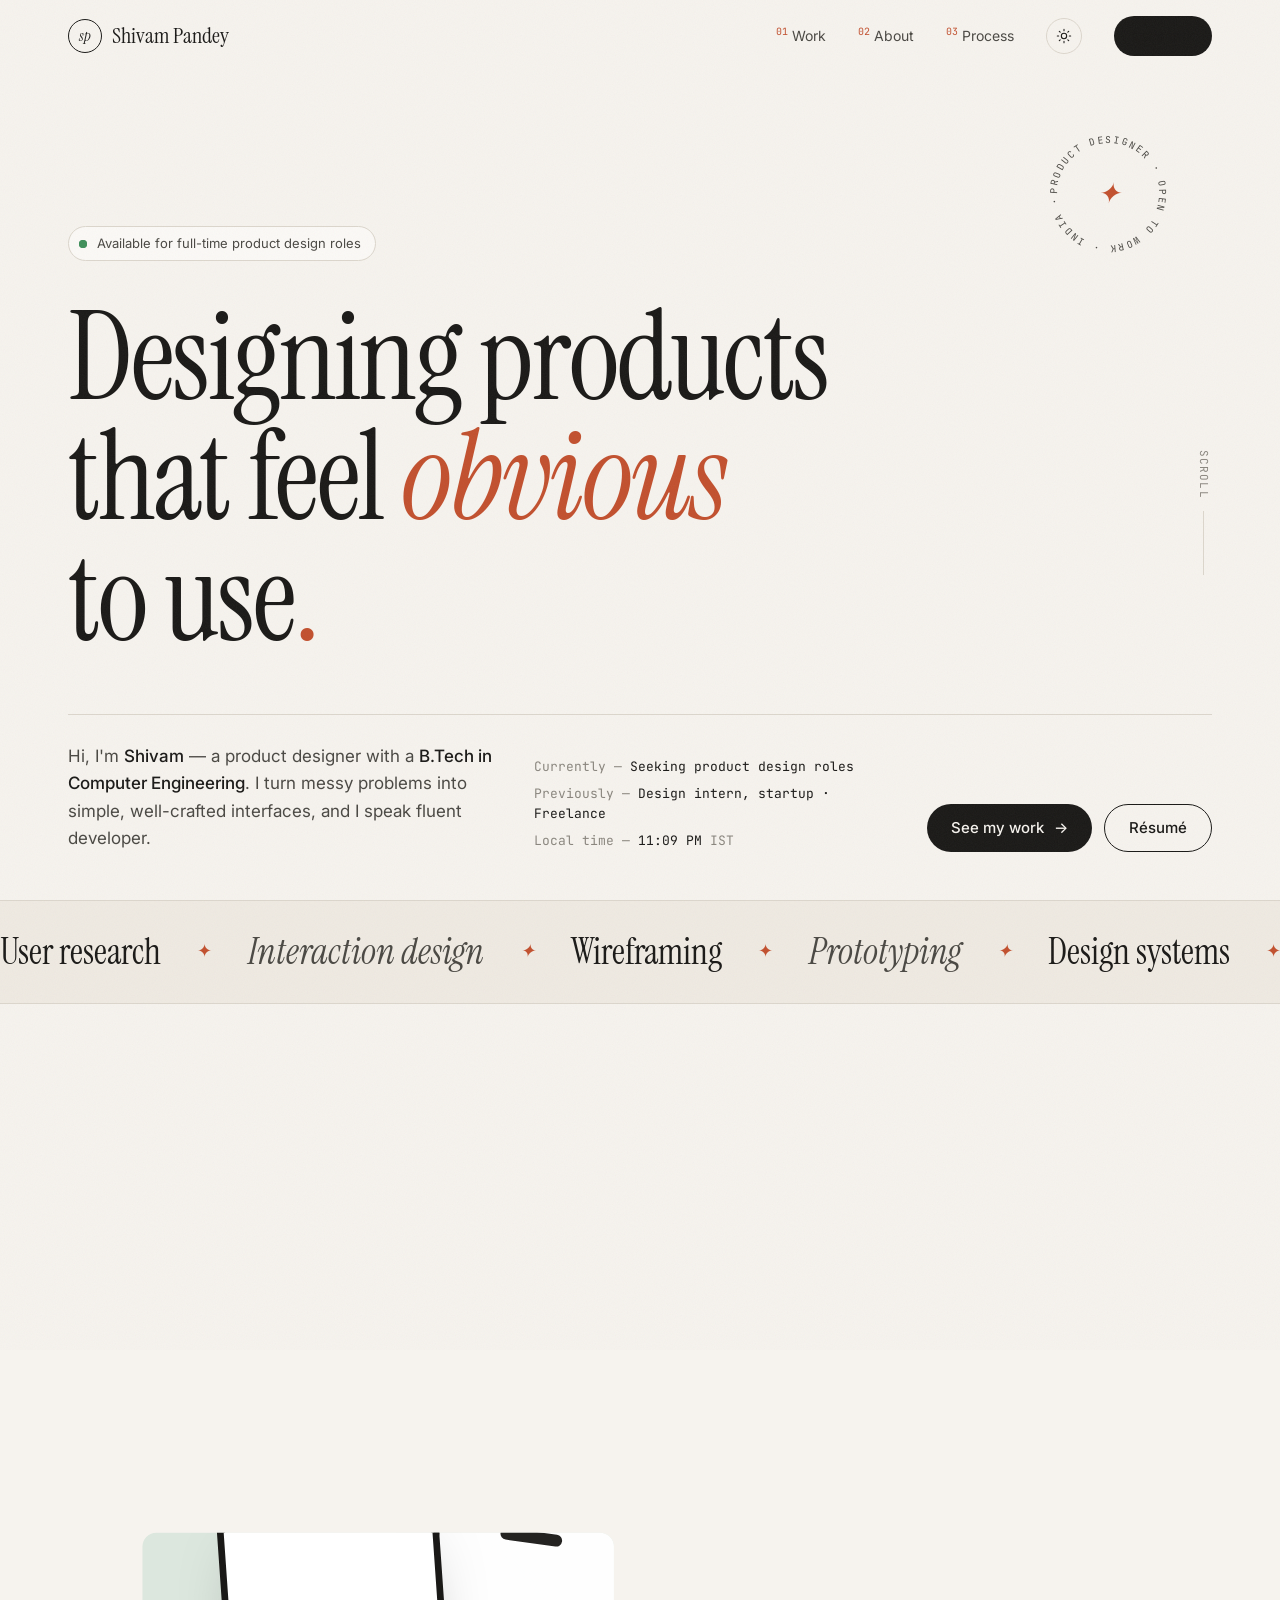
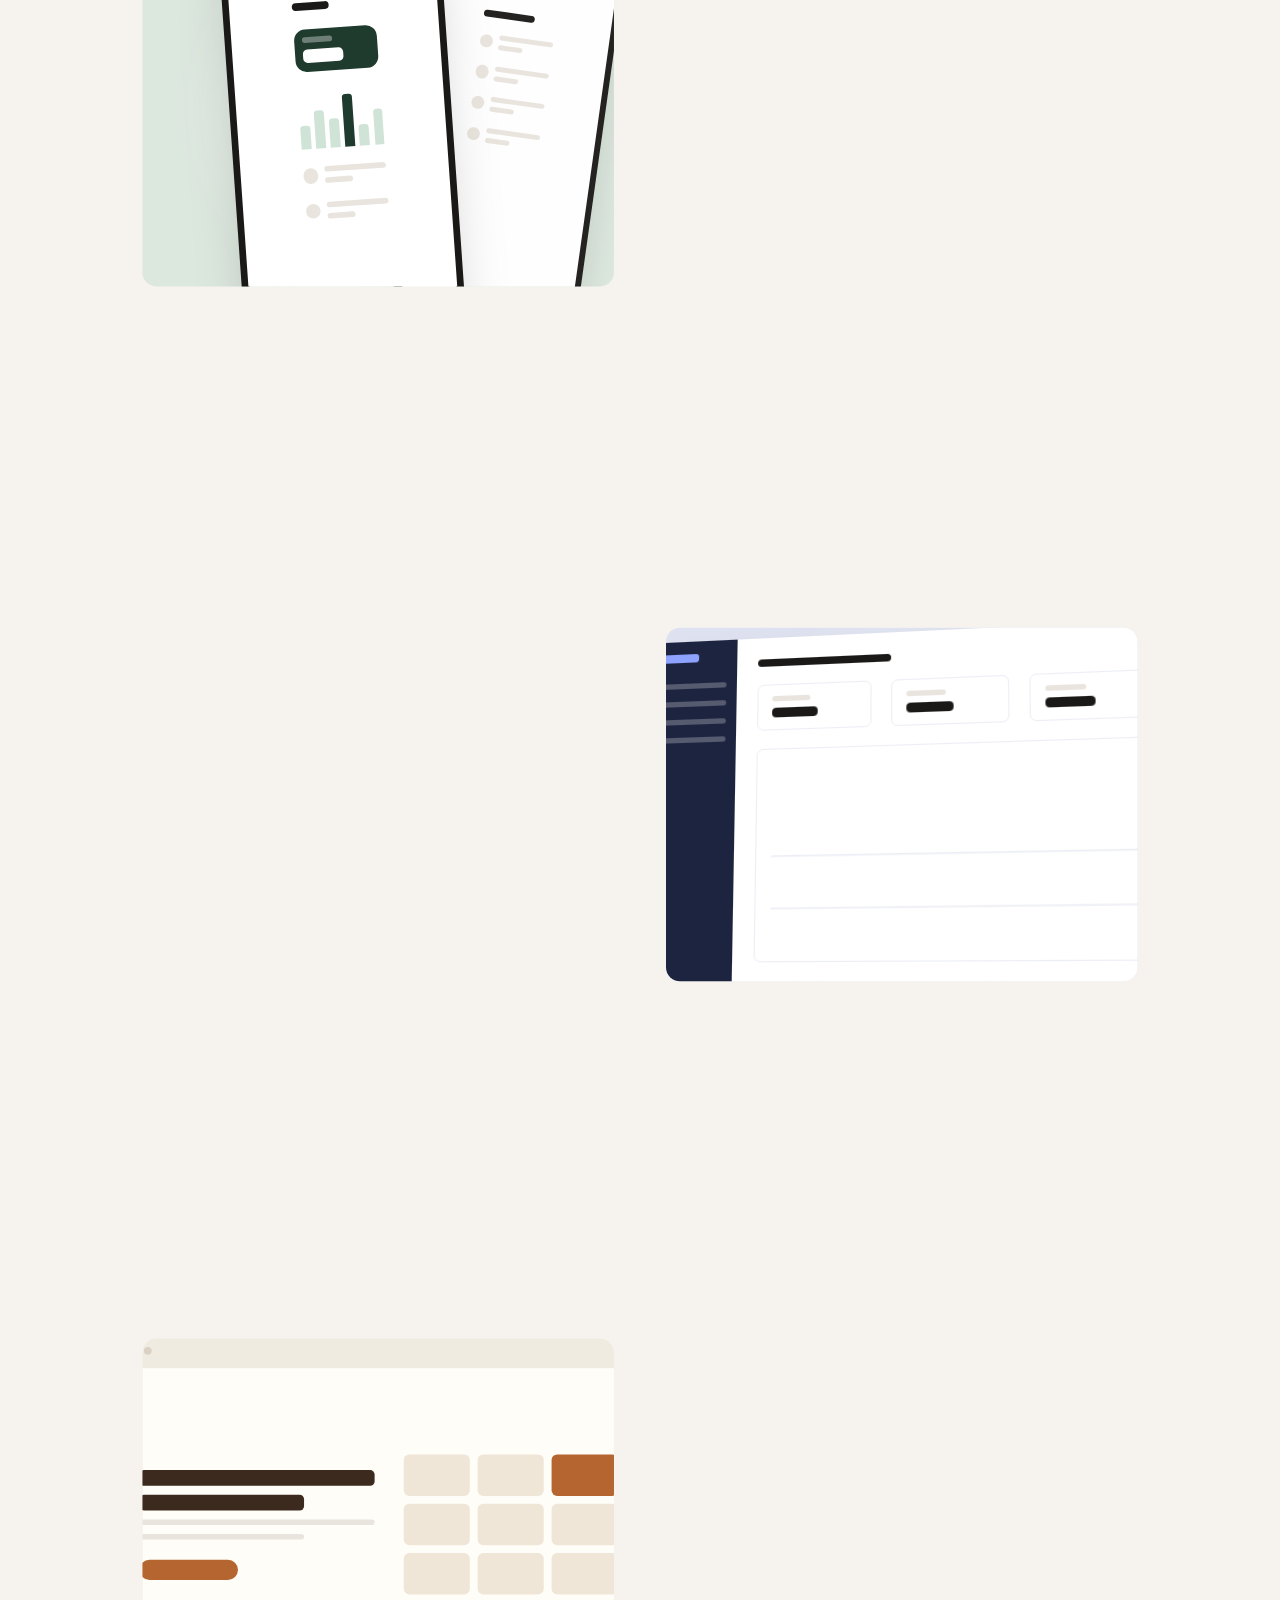
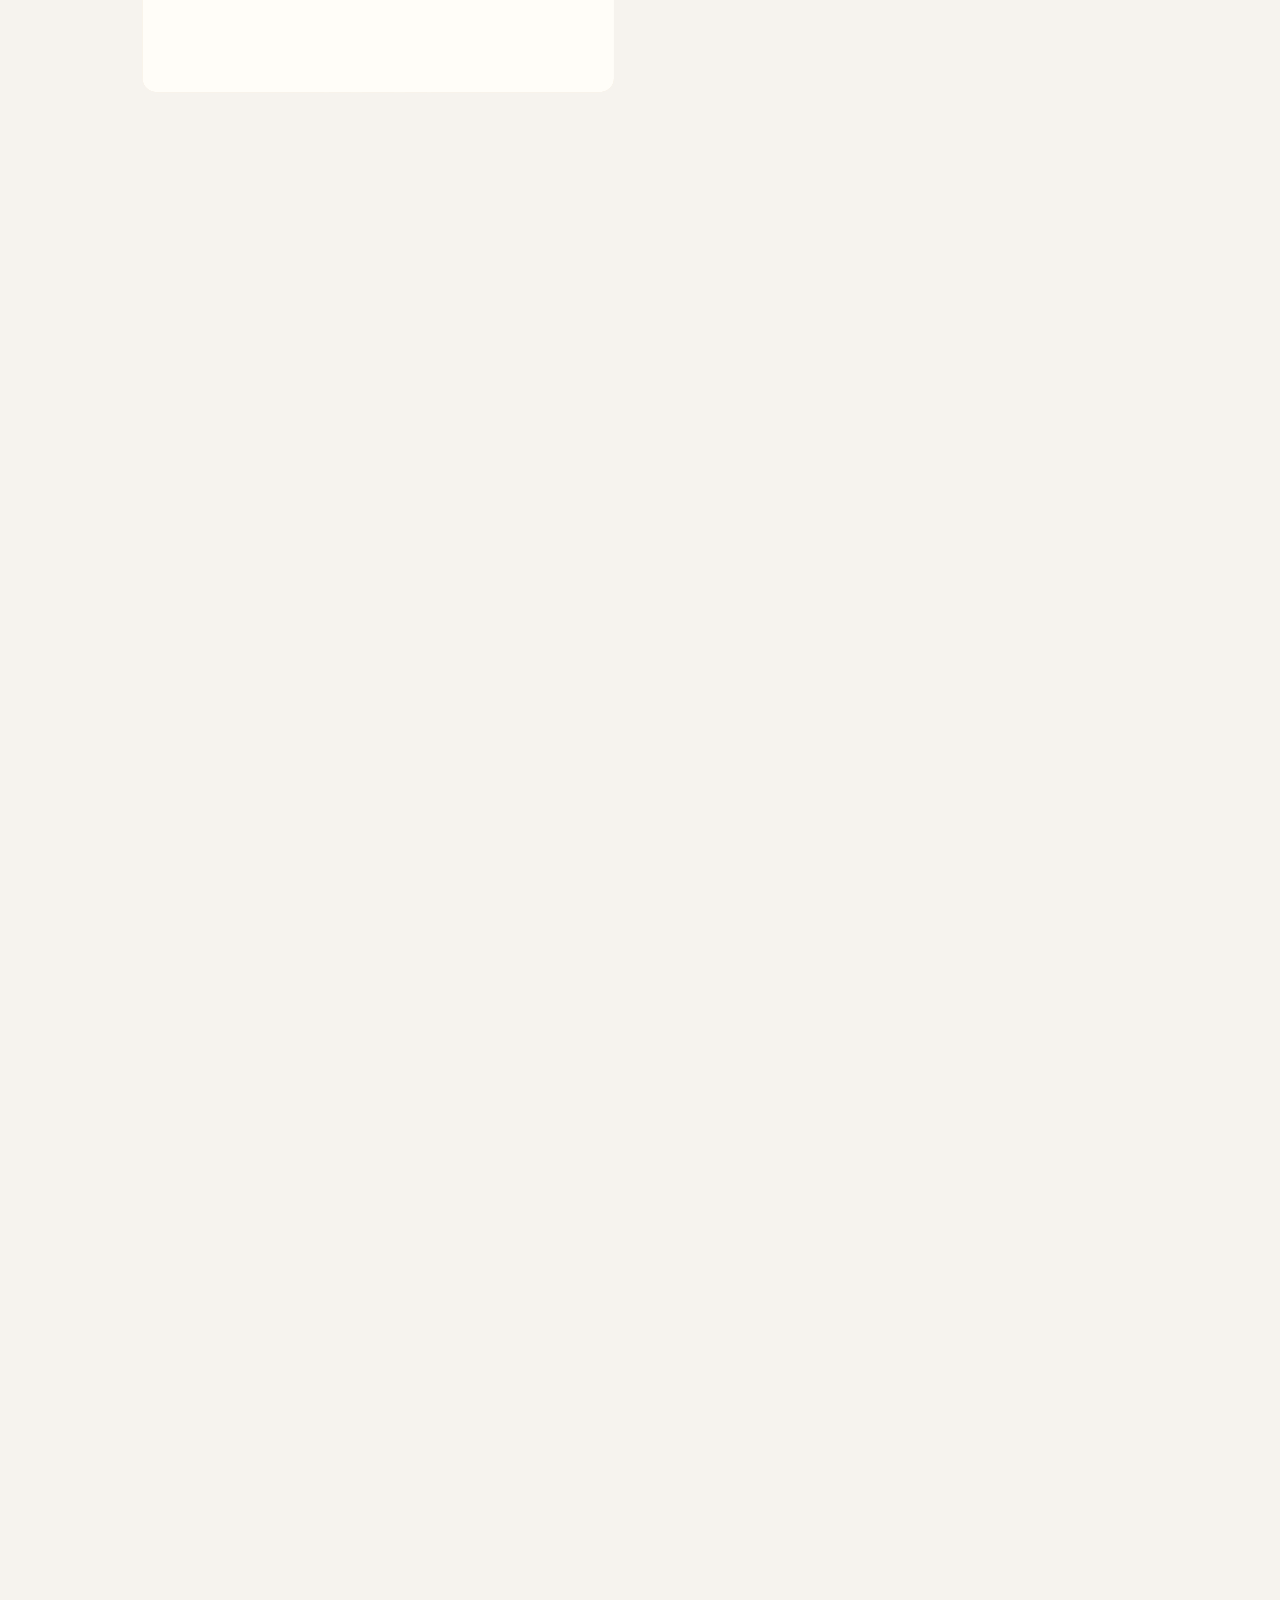
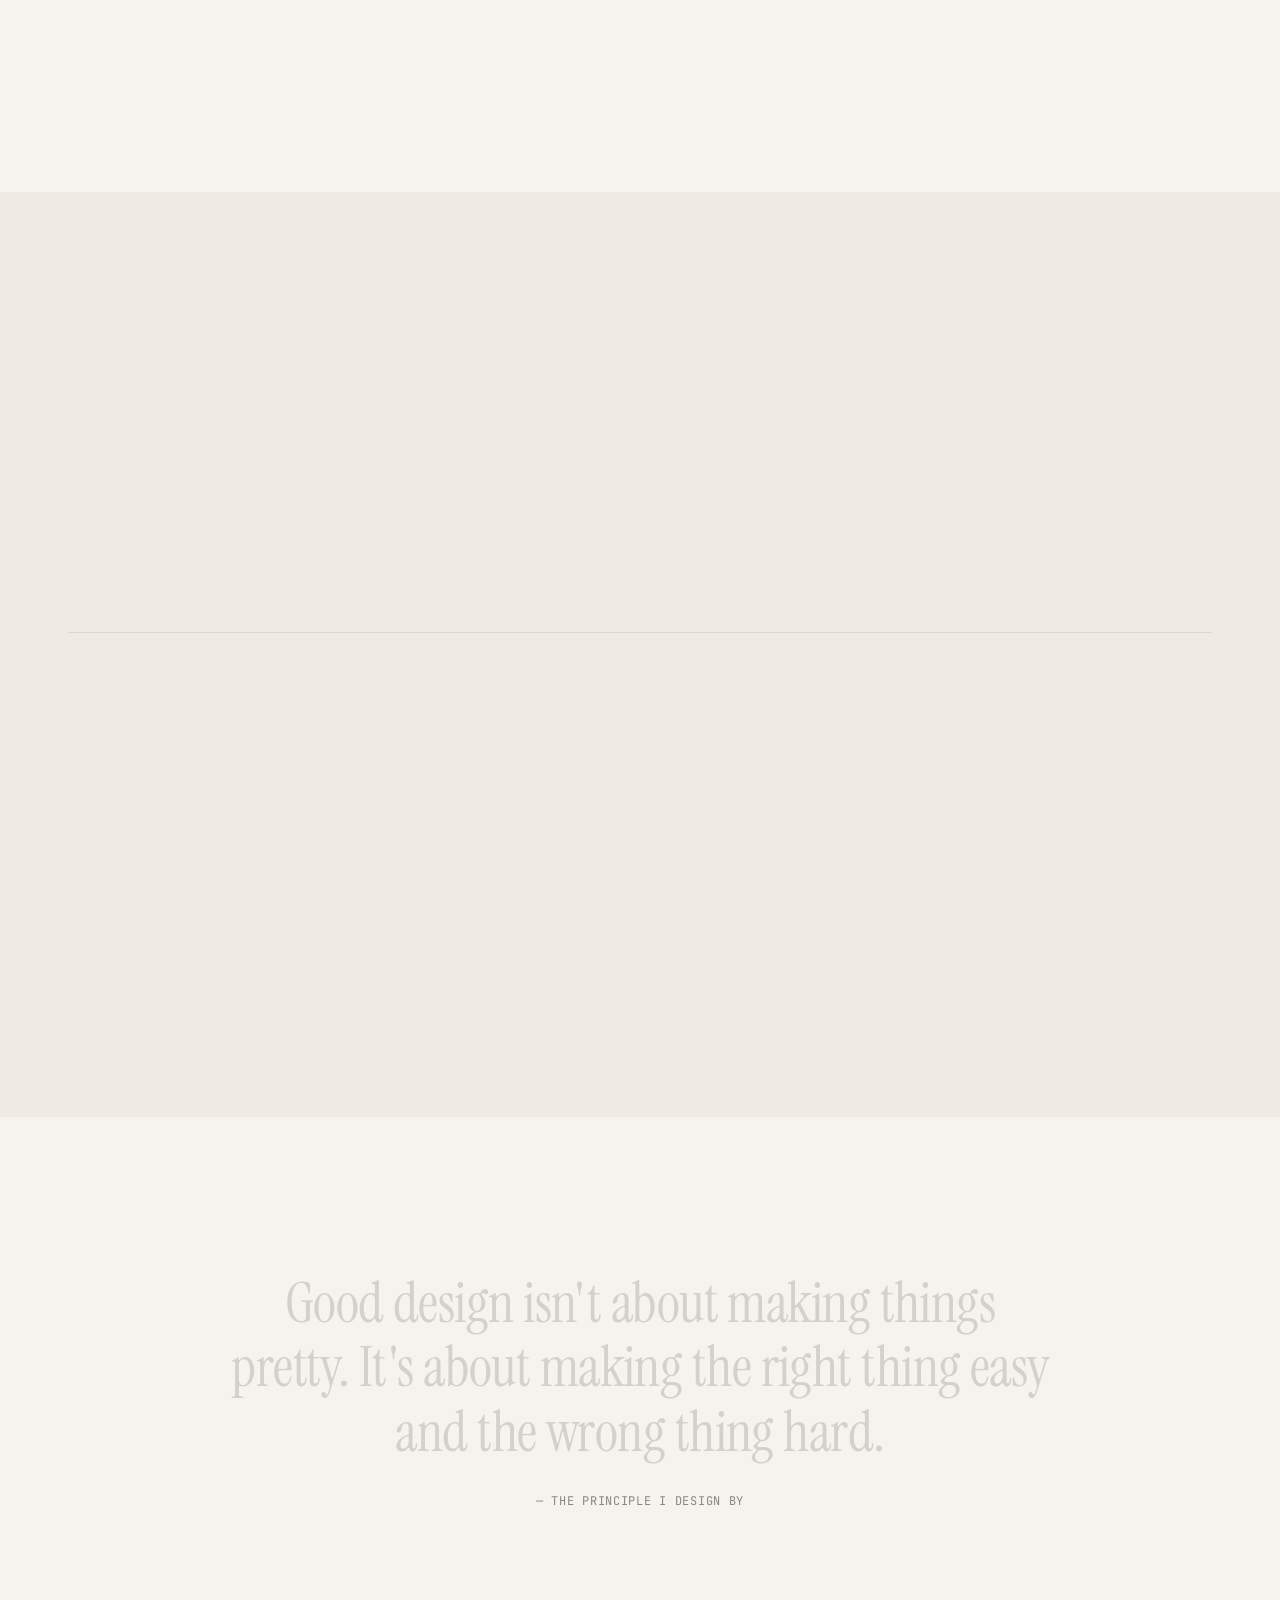
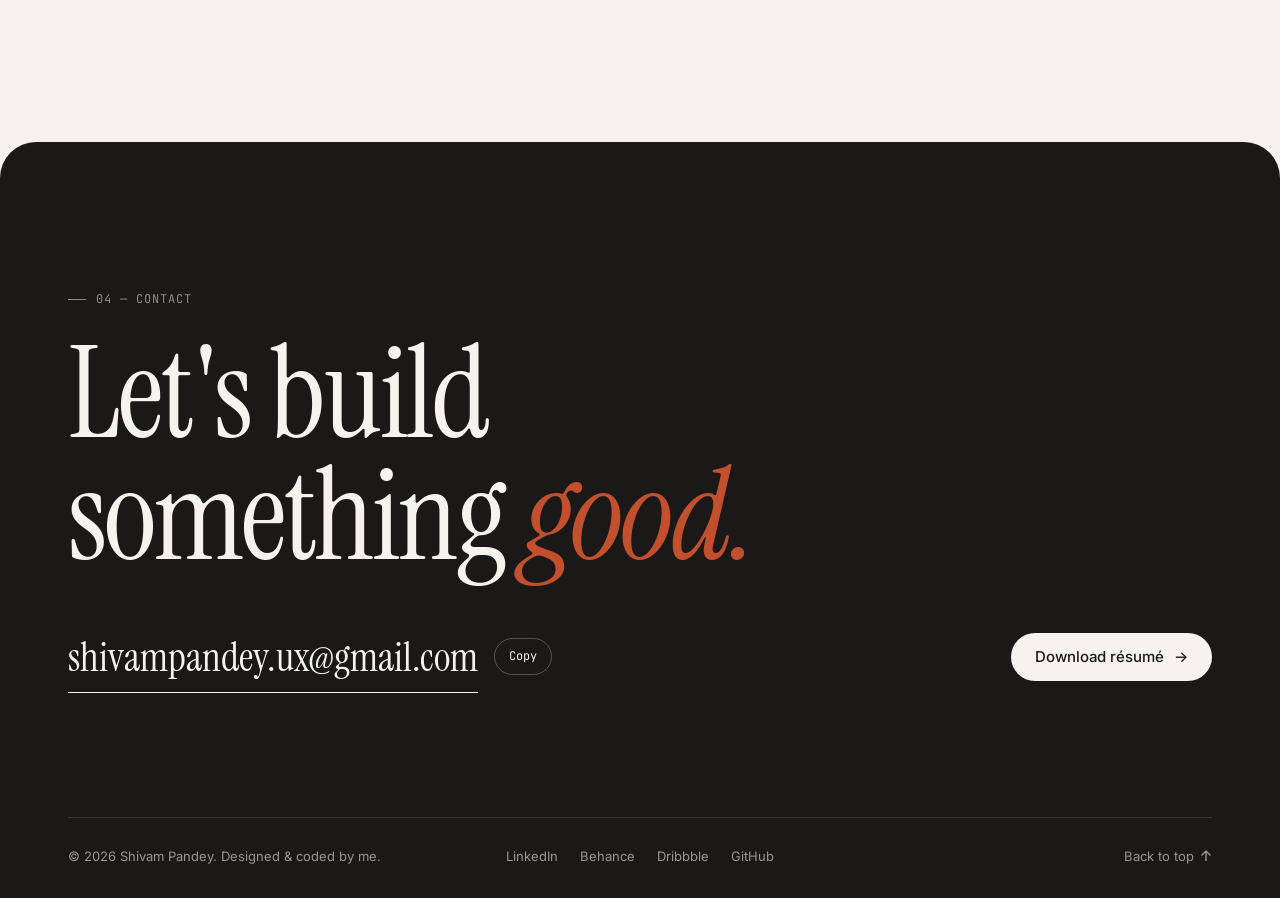
<file: index.html>
<!doctype html>
<html lang="en" class="no-js">
<head>
  <meta charset="utf-8" />
  <meta name="viewport" content="width=device-width, initial-scale=1" />
  <title>Shivam Pandey — Product Designer</title>
  <meta name="description" content="Shivam Pandey is a product designer with a computer engineering background, designing clear, useful digital products. Open to full-time product design roles." />
  <meta name="theme-color" content="#f6f3ee" />
  <meta property="og:title" content="Shivam Pandey — Product Designer" />
  <meta property="og:description" content="Product designer with an engineer's brain. Selected case studies, experience and contact." />
  <meta property="og:type" content="website" />
  <link rel="icon" href="assets/img/favicon.svg" type="image/svg+xml" />

  <link rel="preconnect" href="https://fonts.googleapis.com" />
  <link rel="preconnect" href="https://fonts.gstatic.com" crossorigin />
  <link href="https://fonts.googleapis.com/css2?family=Instrument+Serif:ital@0;1&family=Inter:wght@400;500;600&family=JetBrains+Mono:wght@400&display=swap" rel="stylesheet" />
  <link rel="stylesheet" href="assets/css/style.css" />

  <script>
    // Apply saved theme before paint to avoid a flash
    (function () {
      try {
        var t = localStorage.getItem("theme");
        if (!t) t = window.matchMedia("(prefers-color-scheme: dark)").matches ? "dark" : "light";
        document.documentElement.setAttribute("data-theme", t);
      } catch (e) {}
    })();
  </script>
</head>
<body>
  <a class="skip-link" href="#work">Skip to work</a>

  <!-- Preloader -->
  <div class="preloader" aria-hidden="true">
    <div class="preloader__name">
      <span style="--i:0">S</span><span style="--i:1">h</span><span style="--i:2">i</span><span style="--i:3">v</span><span style="--i:4">a</span><span style="--i:5">m</span><span style="--i:6">&nbsp;</span><span style="--i:7"><em>P</em></span><span style="--i:8"><em>a</em></span><span style="--i:9"><em>n</em></span><span style="--i:10"><em>d</em></span><span style="--i:11"><em>e</em></span><span style="--i:12"><em>y</em></span>
    </div>
    <span class="preloader__role">Product Designer — Portfolio</span>
    <span class="preloader__count">000</span>
  </div>

  <div class="grain" aria-hidden="true"></div>
  <div class="progress" aria-hidden="true"></div>
  <div class="cursor" aria-hidden="true"></div>
  <div class="cursor-ring" aria-hidden="true"><span class="cursor-ring__label">View</span></div>
  <div class="page-wipe" aria-hidden="true"></div>

  <!-- Navigation -->
  <header class="nav">
    <div class="container nav__inner">
      <a href="#top" class="logo" aria-label="Shivam Pandey — home">
        <span class="logo__mark">sp</span>
        <span>Shivam Pandey</span>
      </a>
      <nav class="nav__links" aria-label="Primary">
        <a href="#work"><span class="nav__num">01</span>Work</a>
        <a href="#about"><span class="nav__num">02</span>About</a>
        <a href="#process"><span class="nav__num">03</span>Process</a>
        <button class="theme-toggle" data-theme-toggle aria-label="Toggle dark mode">
          <svg class="sun" viewBox="0 0 24 24" fill="none" stroke="currentColor" stroke-width="1.6" stroke-linecap="round"><circle cx="12" cy="12" r="4"/><path d="M12 2v2M12 20v2M4.9 4.9l1.4 1.4M17.7 17.7l1.4 1.4M2 12h2M20 12h2M4.9 19.1l1.4-1.4M17.7 6.3l1.4-1.4"/></svg>
          <svg class="moon" viewBox="0 0 24 24" fill="none" stroke="currentColor" stroke-width="1.6" stroke-linecap="round"><path d="M21 12.8A9 9 0 1 1 11.2 3a7 7 0 0 0 9.8 9.8Z"/></svg>
        </button>
        <a href="#contact" class="btn btn--dark btn--sm" data-magnetic>Let's talk</a>
      </nav>
      <button class="menu-btn" aria-label="Open menu" aria-expanded="false" aria-controls="mobile-menu"><span></span><span></span></button>
    </div>
  </header>

  <div class="mobile-menu" id="mobile-menu">
    <ul>
      <li><a class="mobile-menu__link" href="#work">Work</a></li>
      <li><a class="mobile-menu__link" href="#about">About</a></li>
      <li><a class="mobile-menu__link" href="#process">Process</a></li>
      <li><a class="mobile-menu__link" href="#contact">Contact</a></li>
    </ul>
    <div class="mobile-menu__foot">
      <span>Open to full-time roles</span>
      <button class="theme-toggle" data-theme-toggle aria-label="Toggle dark mode">
        <svg class="sun" viewBox="0 0 24 24" fill="none" stroke="currentColor" stroke-width="1.6" stroke-linecap="round"><circle cx="12" cy="12" r="4"/><path d="M12 2v2M12 20v2M4.9 4.9l1.4 1.4M17.7 17.7l1.4 1.4M2 12h2M20 12h2M4.9 19.1l1.4-1.4M17.7 6.3l1.4-1.4"/></svg>
        <svg class="moon" viewBox="0 0 24 24" fill="none" stroke="currentColor" stroke-width="1.6" stroke-linecap="round"><path d="M21 12.8A9 9 0 1 1 11.2 3a7 7 0 0 0 9.8 9.8Z"/></svg>
      </button>
    </div>
  </div>

  <main id="top">
    <!-- ============ HERO ============ -->
    <section class="hero container">
      <div class="badge" aria-hidden="true">
        <svg viewBox="0 0 120 120">
          <defs><path id="circle" d="M60,60 m-48,0 a48,48 0 1,1 96,0 a48,48 0 1,1 -96,0" /></defs>
          <text><textPath href="#circle" textLength="298" lengthAdjust="spacing">Product designer · Open to work · India · </textPath></text>
        </svg>
        <span class="badge__center">✦</span>
      </div>

      <div class="reveal">
        <span class="hero__status"><span class="pulse"></span>Available for full-time product design roles</span>
      </div>

      <h1 class="hero__title">
        <span class="line-mask"><span style="--d:.05s">Designing products</span></span>
        <span class="line-mask"><span style="--d:.15s">that feel <em>obvious</em></span></span>
        <span class="line-mask"><span style="--d:.25s">to use<span class="dot">.</span></span></span>
      </h1>

      <div class="hero__foot">
        <p class="hero__intro reveal" style="--d:.45s">
          Hi, I'm <strong>Shivam</strong> — a product designer with a
          <strong>B.Tech in Computer Engineering</strong>. I turn messy problems into
          simple, well-crafted interfaces, and I speak fluent developer.
        </p>
        <div class="hero__meta reveal" style="--d:.55s">
          <span>Currently — <b>Seeking product design roles</b></span>
          <span>Previously — <b>Design intern, startup · Freelance</b></span>
          <span>Local time — <b data-clock>--:--</b> IST</span>
        </div>
        <div class="hero__actions reveal" style="--d:.65s">
          <a href="#work" class="btn btn--dark" data-magnetic>See my work <span class="arrow">→</span></a>
          <a href="assets/Shivam-Pandey-Resume.pdf" class="btn btn--ghost" data-magnetic target="_blank" rel="noopener">Résumé</a>
        </div>
      </div>

      <div class="scroll-cue" aria-hidden="true"><span>Scroll</span><span class="scroll-cue__line"></span></div>
    </section>

    <!-- ============ MARQUEE ============ -->
    <div class="marquee" aria-hidden="true">
      <div class="marquee__track">
        <div class="marquee__group">
          <span class="marquee__item">User research</span>
          <span class="marquee__item">Interaction design</span>
          <span class="marquee__item">Wireframing</span>
          <span class="marquee__item">Prototyping</span>
          <span class="marquee__item">Design systems</span>
          <span class="marquee__item">Usability testing</span>
          <span class="marquee__item">Visual design</span>
        </div>
        <div class="marquee__group">
          <span class="marquee__item">User research</span>
          <span class="marquee__item">Interaction design</span>
          <span class="marquee__item">Wireframing</span>
          <span class="marquee__item">Prototyping</span>
          <span class="marquee__item">Design systems</span>
          <span class="marquee__item">Usability testing</span>
          <span class="marquee__item">Visual design</span>
        </div>
      </div>
    </div>

    <!-- ============ WORK ============ -->
    <section class="section" id="work">
      <div class="container">
        <div class="section-head">
          <div>
            <span class="eyebrow reveal">01 — Selected work</span>
            <h2 class="section-title">
              <span class="line-mask"><span>Three projects,</span></span>
              <span class="line-mask"><span style="--d:.1s"><em>told end to end.</em></span></span>
            </h2>
          </div>
          <p class="reveal" style="--d:.2s">
            A personal case study, my startup internship, and a freelance project —
            each one walks through the problem, the research, the decisions and what changed.
          </p>
        </div>

        <div class="work-list">
          <!-- ===== Project 01 ===== -->
          <article class="project">
            <a href="case-studies/kharcha.html" class="project__media" style="--tone:#dce7de" data-cursor="View" aria-label="Open Kharcha case study">
              <div class="mock">
                <span class="mock__glow"></span>
                <div class="phone phone--back">
                  <div class="ui-line ui-line--dark ui-line--mid"></div>
                  <div class="ui-row"><span class="ui-dot"></span><span class="ui-stack"><i class="ui-line"></i><i class="ui-line ui-line--short"></i></span></div>
                  <div class="ui-row"><span class="ui-dot"></span><span class="ui-stack"><i class="ui-line"></i><i class="ui-line ui-line--short"></i></span></div>
                  <div class="ui-row"><span class="ui-dot"></span><span class="ui-stack"><i class="ui-line"></i><i class="ui-line ui-line--short"></i></span></div>
                  <div class="ui-row"><span class="ui-dot"></span><span class="ui-stack"><i class="ui-line"></i><i class="ui-line ui-line--short"></i></span></div>
                </div>
                <div class="phone phone--front">
                  <div class="ui-line ui-line--dark ui-line--short"></div>
                  <div class="ui-card ui-balance"><i class="ui-line ui-line--short"></i><i class="ui-line ui-line--big"></i></div>
                  <div class="ui-bars"><i style="--h:40%;--n:0"></i><i style="--h:65%;--n:1"></i><i style="--h:50%;--n:2"></i><i style="--h:90%;--n:3"></i><i style="--h:35%;--n:4"></i><i style="--h:60%;--n:5"></i></div>
                  <div class="ui-row"><span class="ui-dot"></span><span class="ui-stack"><i class="ui-line"></i><i class="ui-line ui-line--short"></i></span></div>
                  <div class="ui-row"><span class="ui-dot"></span><span class="ui-stack"><i class="ui-line"></i><i class="ui-line ui-line--short"></i></span></div>
                </div>
              </div>
              <!-- To use a real image instead: replace the .mock div with
                   <img src="assets/img/kharcha-cover.jpg" alt="Kharcha app screens"> -->
            </a>
            <div class="project__info">
              <span class="project__num reveal">01 / Personal case study · Mobile app</span>
              <h3 class="project__title reveal" style="--d:.08s"><a href="case-studies/kharcha.html">Kharcha — budgeting for students</a></h3>
              <p class="project__desc reveal" style="--d:.14s">
                College students run out of money before the month ends — not from overspending on
                big things, but from a hundred small ones they never notice. I designed an expense
                tracker that makes logging take under five seconds.
              </p>
              <div class="tags reveal" style="--d:.2s">
                <span class="tag">User research</span><span class="tag">Mobile UI</span><span class="tag">Prototyping</span><span class="tag">Usability testing</span>
              </div>
              <!-- EDIT: replace with your real numbers -->
              <div class="project__stats reveal" style="--d:.26s">
                <div><div class="stat__value" data-count="12">0</div><div class="stat__label">Students interviewed</div></div>
                <div><div class="stat__value" data-count="4.2" data-suffix="s">0</div><div class="stat__label">Avg. time to log</div></div>
                <div><div class="stat__value" data-count="3">0</div><div class="stat__label">Test rounds</div></div>
              </div>
              <a href="case-studies/kharcha.html" class="link-arrow reveal" style="--d:.32s">Read case study <span>→</span></a>
            </div>
          </article>

          <!-- ===== Project 02 ===== -->
          <article class="project">
            <a href="case-studies/fleetdesk.html" class="project__media" style="--tone:#dfe2f0" data-cursor="View" aria-label="Open FleetDesk case study">
              <div class="mock">
                <span class="mock__glow"></span>
                <div class="dash">
                  <div class="dash__side"><i></i><i></i><i></i><i></i><i></i></div>
                  <div class="dash__main">
                    <div class="ui-line ui-line--dark" style="width:35%"></div>
                    <div class="dash__kpis">
                      <div class="dash__kpi"><i class="ui-line ui-line--short"></i><i class="ui-line ui-line--dark"></i></div>
                      <div class="dash__kpi"><i class="ui-line ui-line--short"></i><i class="ui-line ui-line--dark"></i></div>
                      <div class="dash__kpi"><i class="ui-line ui-line--short"></i><i class="ui-line ui-line--dark"></i></div>
                    </div>
                    <div class="dash__chart">
                      <svg viewBox="0 0 300 100" preserveAspectRatio="none" fill="none">
                        <path d="M0 80 L300 80" stroke="#eceef5" />
                        <path d="M0 50 L300 50" stroke="#eceef5" />
                        <path class="line" d="M0 78 C30 70 45 72 70 60 S110 30 140 42 S190 64 215 38 S265 12 300 16" stroke="#4b5fd6" stroke-width="2.5" />
                      </svg>
                    </div>
                  </div>
                </div>
              </div>
            </a>
            <div class="project__info">
              <span class="project__num reveal">02 / Internship · B2B web app</span>
              <h3 class="project__title reveal" style="--d:.08s"><a href="case-studies/fleetdesk.html">FleetDesk — an ops dashboard people actually use</a></h3>
              <p class="project__desc reveal" style="--d:.14s">
                During my internship at an early-stage logistics startup, I redesigned the internal
                operations dashboard so dispatchers could spot delayed deliveries at a glance instead
                of digging through five tabs.
              </p>
              <div class="tags reveal" style="--d:.2s">
                <span class="tag">Stakeholder interviews</span><span class="tag">Information architecture</span><span class="tag">Design system</span><span class="tag">Dev handoff</span>
              </div>
              <!-- EDIT: replace with your real numbers -->
              <div class="project__stats reveal" style="--d:.26s">
                <div><div class="stat__value" data-count="5">0</div><div class="stat__label">Tabs → 1 view</div></div>
                <div><div class="stat__value" data-count="40" data-suffix="+">0</div><div class="stat__label">Components built</div></div>
                <div><div class="stat__value" data-count="6" data-suffix=" mo">0</div><div class="stat__label">Internship</div></div>
              </div>
              <a href="case-studies/fleetdesk.html" class="link-arrow reveal" style="--d:.32s">Read case study <span>→</span></a>
            </div>
          </article>

          <!-- ===== Project 03 ===== -->
          <article class="project">
            <a href="case-studies/aarogya.html" class="project__media" style="--tone:#efe2d0" data-cursor="View" aria-label="Open Aarogya Clinic case study">
              <div class="mock">
                <span class="mock__glow"></span>
                <div class="web">
                  <div class="web__bar"><i></i><i></i><i></i></div>
                  <div class="web__body">
                    <div class="web__copy"><span class="h"></span><span class="h"></span><span class="ui-line"></span><span class="ui-line ui-line--mid"></span><span class="web__btn"></span></div>
                    <div class="web__slots">
                      <i style="--n:0"></i><i style="--n:1"></i><i style="--n:2" class="on"></i>
                      <i style="--n:3"></i><i style="--n:4"></i><i style="--n:5"></i>
                      <i style="--n:6"></i><i style="--n:7"></i><i style="--n:8"></i>
                    </div>
                  </div>
                </div>
              </div>
            </a>
            <div class="project__info">
              <span class="project__num reveal">03 / Freelance · Responsive website</span>
              <h3 class="project__title reveal" style="--d:.08s"><a href="case-studies/aarogya.html">Aarogya Clinic — booking without the phone call</a></h3>
              <p class="project__desc reveal" style="--d:.14s">
                A neighbourhood clinic was losing patients to busy phone lines. I designed a
                mobile-first website with a three-step appointment flow that even first-time
                smartphone users could finish.
              </p>
              <div class="tags reveal" style="--d:.2s">
                <span class="tag">Client work</span><span class="tag">Responsive web</span><span class="tag">Accessibility</span><span class="tag">Content design</span>
              </div>
              <!-- EDIT: replace with your real numbers -->
              <div class="project__stats reveal" style="--d:.26s">
                <div><div class="stat__value" data-count="3">0</div><div class="stat__label">Steps to book</div></div>
                <div><div class="stat__value" data-count="2" data-suffix=" lang">0</div><div class="stat__label">Hindi + English</div></div>
                <div><div class="stat__value" data-count="4" data-suffix=" wk">0</div><div class="stat__label">Timeline</div></div>
              </div>
              <a href="case-studies/aarogya.html" class="link-arrow reveal" style="--d:.32s">Read case study <span>→</span></a>
            </div>
          </article>
        </div>
      </div>
    </section>

    <!-- ============ ABOUT ============ -->
    <section class="section" id="about" style="padding-top:0">
      <div class="container">
        <div class="draw-line" style="margin-bottom:clamp(64px,9vw,120px)"></div>
        <div class="about">
          <div class="portrait reveal">
            <div class="portrait__frame">
              <!-- EDIT: add your photo at assets/img/shivam.jpg and uncomment:
              <img src="assets/img/shivam.jpg" alt="Portrait of Shivam Pandey" /> -->
              <span class="portrait__initials">Sp</span>
            </div>
            <div class="portrait__caption"><span>Shivam Pandey</span><span>India</span></div>
          </div>

          <div>
            <span class="eyebrow reveal">02 — About</span>
            <p class="about__lead reveal" style="--d:.08s;margin-top:18px">
              I studied how software is <em>built</em>. Somewhere in second year,
              I got more curious about how it <em>feels</em> to use.
            </p>
            <div class="about__body">
              <p class="reveal">
                I graduated with a B.Tech in Computer Engineering, but design pulled me in early —
                redesigning college apps I found frustrating, reading everything I could, and turning
                those experiments into proper case studies.
              </p>
              <p class="reveal">
                Since then I've designed for a startup as an intern and for clients as a freelancer.
                My engineering background means I design with constraints in mind, write handoff notes
                developers thank me for, and never hand over a screen I don't understand how to build.
              </p>
              <p class="reveal">
                I'm now looking for a full-time product design role on a team that cares about
                research, craft and shipping.
              </p>
            </div>

            <h3 class="subhead reveal">Experience</h3>
            <ul class="timeline">
              <!-- EDIT: update dates, company name and details -->
              <li class="reveal">
                <span class="timeline__date">2025 — 2026</span>
                <span class="timeline__role">Product Design Intern<span class="timeline__org">Early-stage logistics startup</span></span>
                <span class="timeline__type">Internship</span>
              </li>
              <li class="reveal">
                <span class="timeline__date">2024 — Present</span>
                <span class="timeline__role">Freelance Product Designer<span class="timeline__org">Websites & apps for small businesses</span></span>
                <span class="timeline__type">Freelance</span>
              </li>
              <li class="reveal">
                <span class="timeline__date">2022 — 2026</span>
                <span class="timeline__role">B.Tech, Computer Engineering<span class="timeline__org">Self-taught design alongside the degree</span></span>
                <span class="timeline__type">Education</span>
              </li>
            </ul>

            <h3 class="subhead reveal">What I bring</h3>
            <div class="skills">
              <div class="reveal">
                <h4>Design</h4>
                <ul><li>User research & interviews</li><li>Information architecture</li><li>Wireframes & prototypes</li><li>Visual & interaction design</li></ul>
              </div>
              <div class="reveal" style="--d:.08s">
                <h4>Tools</h4>
                <ul><li>Figma & FigJam</li><li>Framer</li><li>Notion & Miro</li><li>Maze (testing)</li></ul>
              </div>
              <div class="reveal" style="--d:.16s">
                <h4>Engineering</h4>
                <ul><li>HTML, CSS, JavaScript</li><li>React basics</li><li>Git & dev handoff</li><li>Design tokens</li></ul>
              </div>
            </div>
          </div>
        </div>
      </div>
    </section>

    <!-- ============ PROCESS ============ -->
    <section class="section" id="process" style="background:var(--bg-soft)">
      <div class="container">
        <div class="section-head">
          <div>
            <span class="eyebrow reveal">03 — How I work</span>
            <h2 class="section-title">
              <span class="line-mask"><span>A simple process,</span></span>
              <span class="line-mask"><span style="--d:.1s"><em>done carefully.</em></span></span>
            </h2>
          </div>
          <p class="reveal" style="--d:.2s">
            Not a rigid framework — just the habits that keep me honest about who I'm designing for
            and whether it actually works.
          </p>
        </div>

        <div class="process">
          <div class="step reveal">
            <span class="step__num">01</span>
            <svg class="step__icon" viewBox="0 0 44 44" fill="none" stroke="currentColor" stroke-width="1.4"><circle class="up" cx="19" cy="19" r="11"/><path d="M27 27l9 9" stroke-linecap="round"/></svg>
            <h3>Understand</h3>
            <p>Talk to users and stakeholders, map the current journey, and find the real problem behind the request.</p>
          </div>
          <div class="step reveal" style="--d:.08s">
            <span class="step__num">02</span>
            <svg class="step__icon" viewBox="0 0 44 44" fill="none" stroke="currentColor" stroke-width="1.4"><rect x="6" y="6" width="14" height="14" rx="2"/><rect x="24" y="6" width="14" height="14" rx="2"/><rect class="spin" x="6" y="24" width="14" height="14" rx="2"/><rect x="24" y="24" width="14" height="14" rx="2"/></svg>
            <h3>Define</h3>
            <p>Frame the problem, set success metrics, and agree on scope before a single pixel is pushed.</p>
          </div>
          <div class="step reveal" style="--d:.16s">
            <span class="step__num">03</span>
            <svg class="step__icon" viewBox="0 0 44 44" fill="none" stroke="currentColor" stroke-width="1.4"><path class="up" d="M8 36l4-12L30 6l8 8-18 18z" stroke-linejoin="round"/><path d="M26 10l8 8"/></svg>
            <h3>Design</h3>
            <p>Sketch wide, then narrow. Wireframes, flows and prototypes — tested with real people early and often.</p>
          </div>
          <div class="step reveal" style="--d:.24s">
            <span class="step__num">04</span>
            <svg class="step__icon" viewBox="0 0 44 44" fill="none" stroke="currentColor" stroke-width="1.4"><path class="up" d="M22 30V8m0 0l-8 8m8-8l8 8" stroke-linecap="round" stroke-linejoin="round"/><path d="M8 30v6h28v-6" stroke-linecap="round"/></svg>
            <h3>Deliver</h3>
            <p>Clean files, documented components and close work with developers until it ships — then measure.</p>
          </div>
        </div>
      </div>
    </section>

    <!-- ============ QUOTE ============ -->
    <section class="section">
      <div class="container quote">
        <blockquote data-split-words>
          Good design isn't about making things pretty. It's about making the right thing easy and the wrong thing hard.
        </blockquote>
        <cite class="reveal">— The principle I design by</cite>
      </div>
    </section>
  </main>

  <!-- ============ CONTACT ============ -->
  <footer class="contact" id="contact">
    <div class="container">
      <span class="eyebrow reveal">04 — Contact</span>
      <h2 class="contact__title">
        <span class="line-mask"><span>Let's build</span></span>
        <span class="line-mask"><span style="--d:.1s">something <em>good.</em></span></span>
      </h2>
      <div class="contact__row reveal" style="--d:.2s">
        <div style="display:flex;align-items:center;gap:16px;flex-wrap:wrap">
          <a class="mail" href="mailto:shivampandey.ux@gmail.com">shivampandey.ux@gmail.com</a>
          <button class="copy-btn" data-copy="shivampandey.ux@gmail.com">Copy</button>
        </div>
        <div class="hero__actions">
          <a href="assets/Shivam-Pandey-Resume.pdf" class="btn btn--light" data-magnetic target="_blank" rel="noopener">Download résumé <span class="arrow">→</span></a>
        </div>
      </div>

      <div class="footer">
        <span>© <span data-year>2026</span> Shivam Pandey. Designed & coded by me.</span>
        <!-- EDIT: put your real profile links here -->
        <div class="socials">
          <a href="https://www.linkedin.com/in/" target="_blank" rel="noopener">LinkedIn</a>
          <a href="https://www.behance.net/" target="_blank" rel="noopener">Behance</a>
          <a href="https://dribbble.com/" target="_blank" rel="noopener">Dribbble</a>
          <a href="https://github.com/Shivam23188" target="_blank" rel="noopener">GitHub</a>
        </div>
        <div class="footer__right">
          <a href="#top" class="to-top">Back to top
            <svg width="12" height="12" viewBox="0 0 12 12" fill="none" stroke="currentColor" stroke-width="1.4"><path d="M6 11V1M1.5 5.5 6 1l4.5 4.5"/></svg>
          </a>
        </div>
      </div>
    </div>
  </footer>

  <div class="toast" role="status" aria-live="polite"></div>
  <script src="assets/js/main.js"></script>
</body>
</html>
</file>
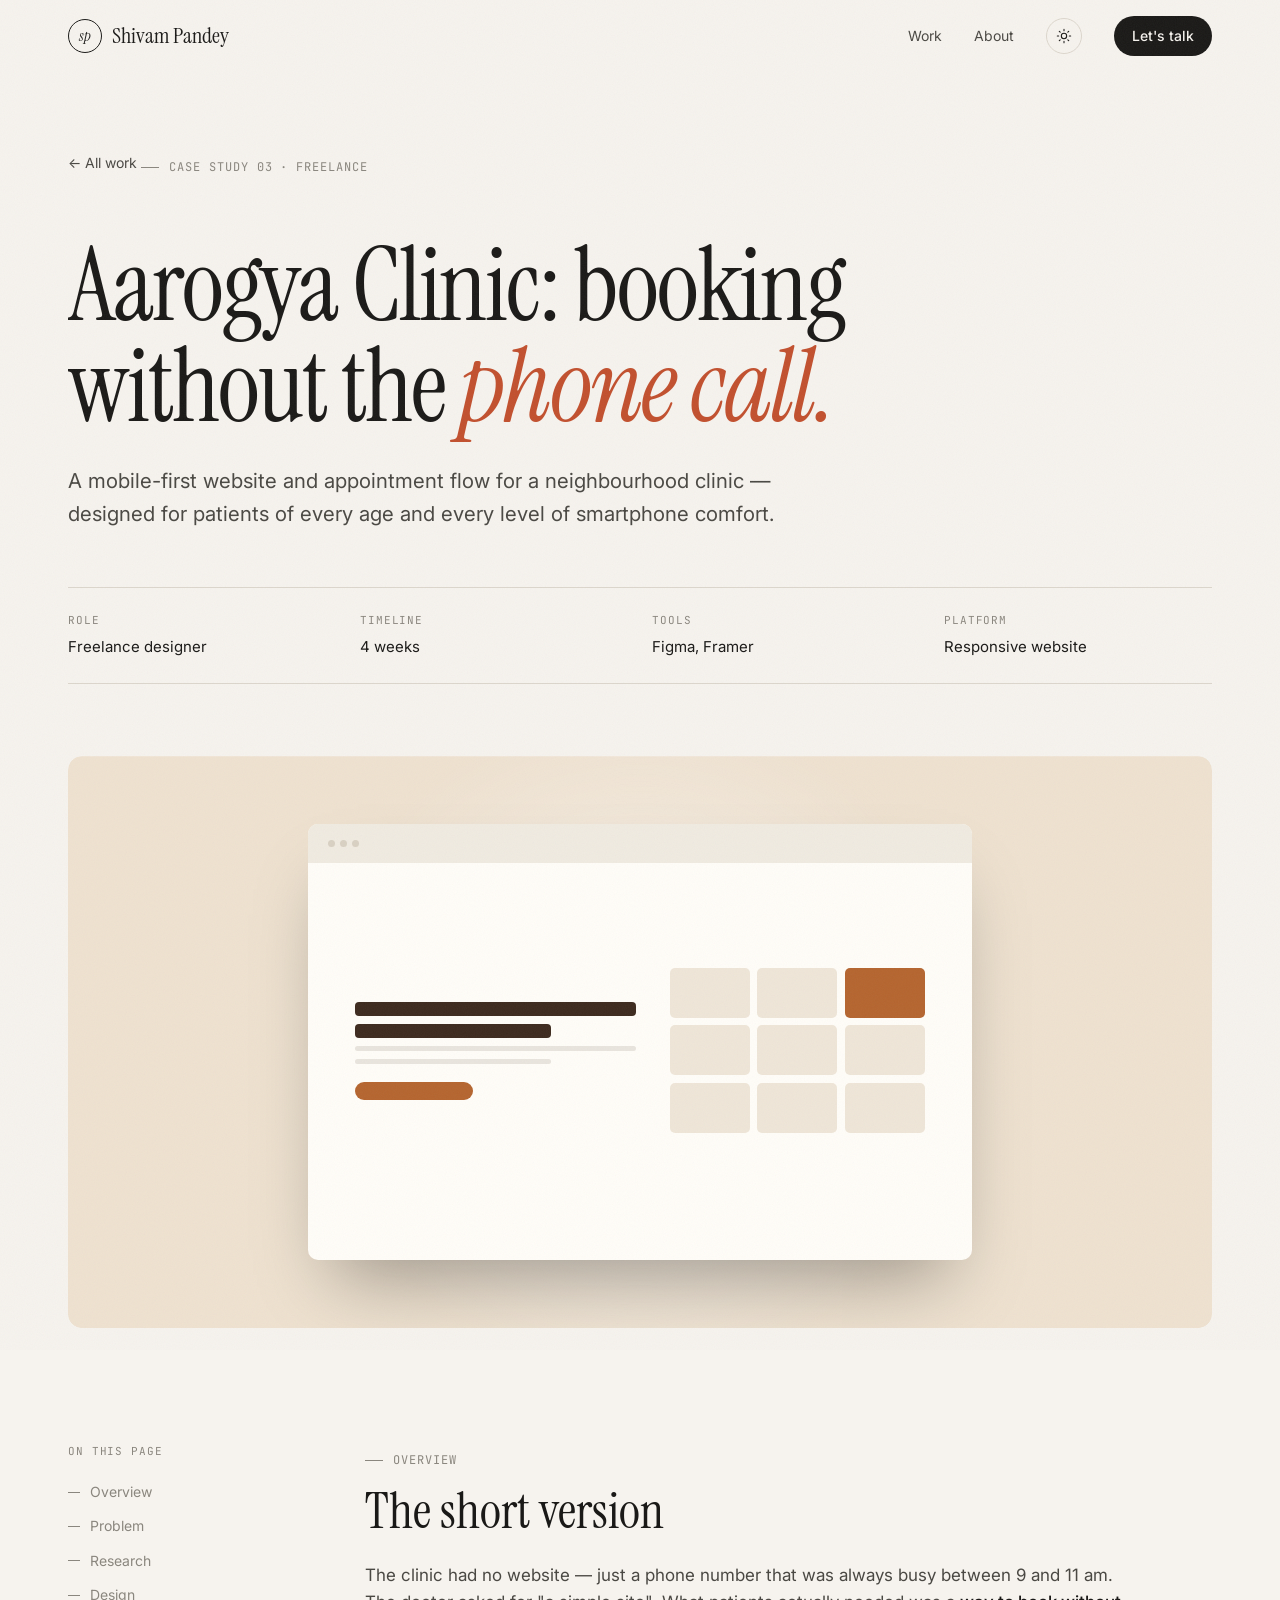
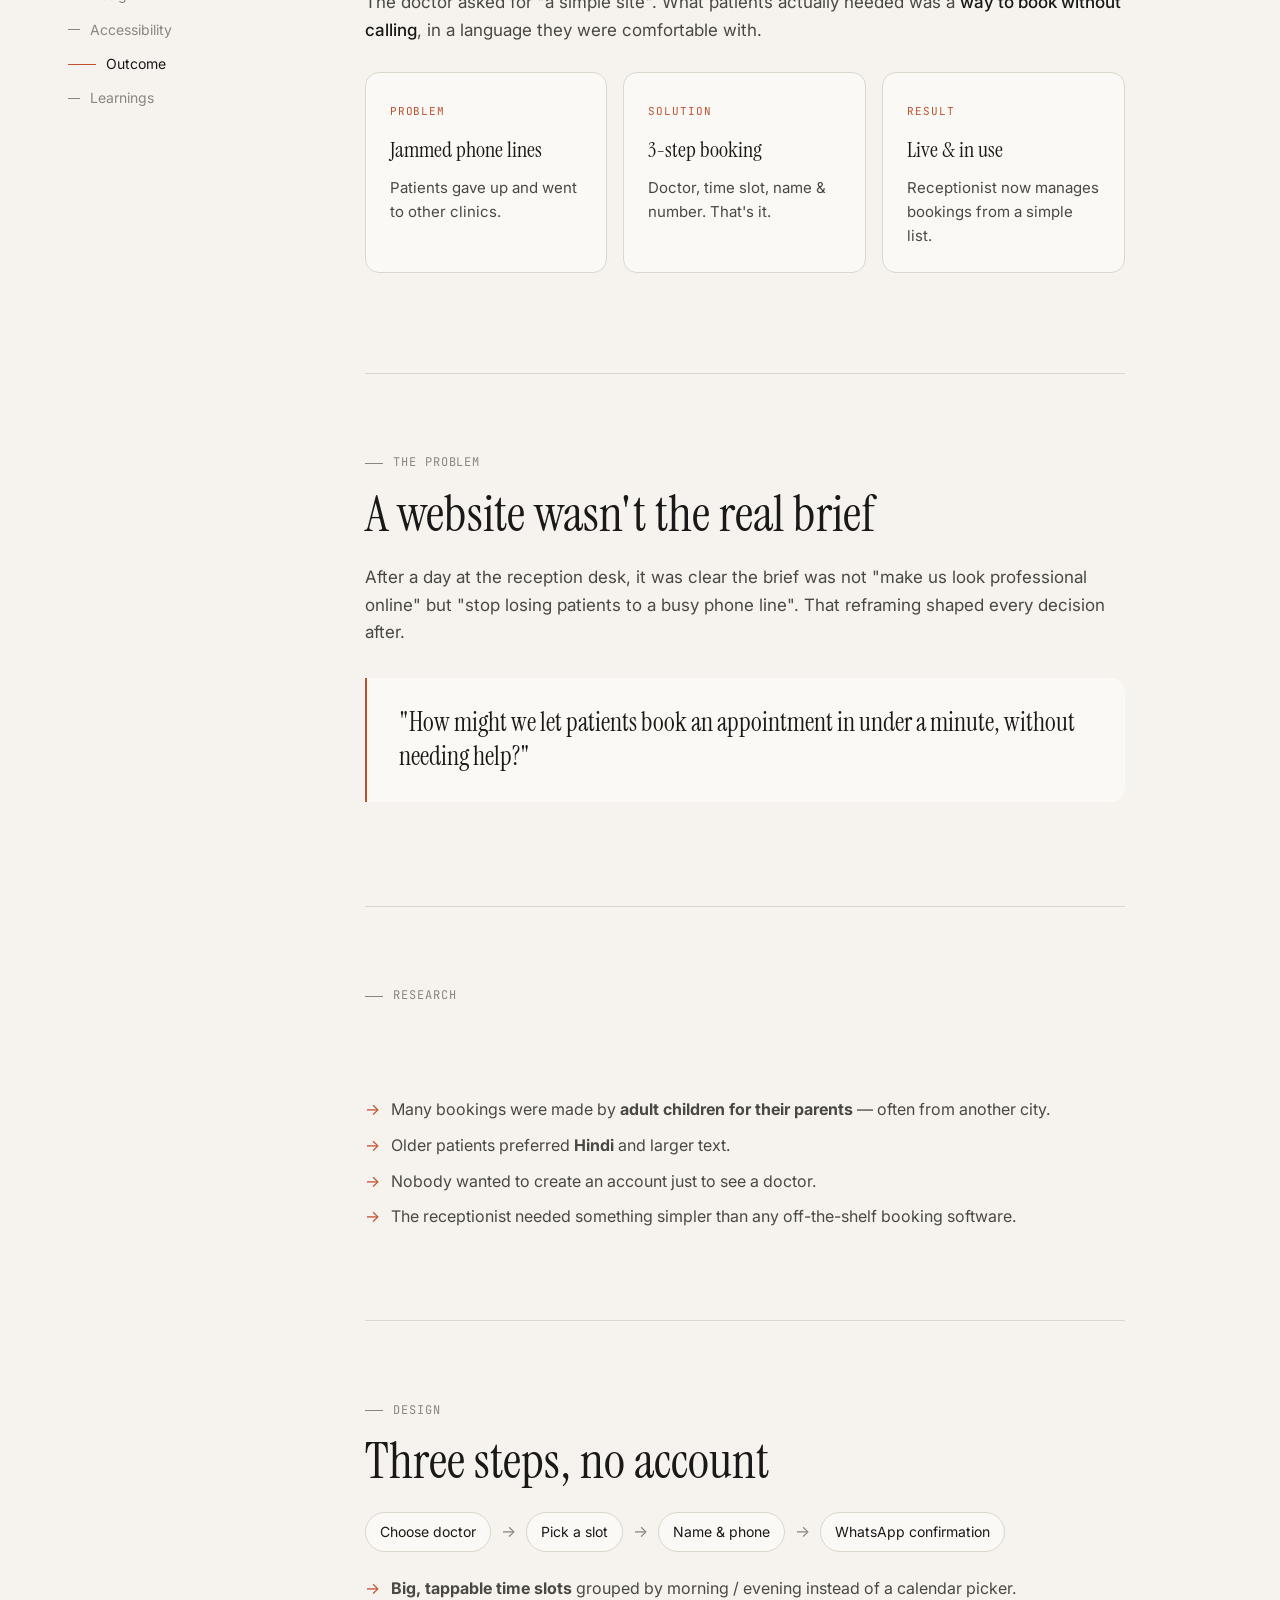
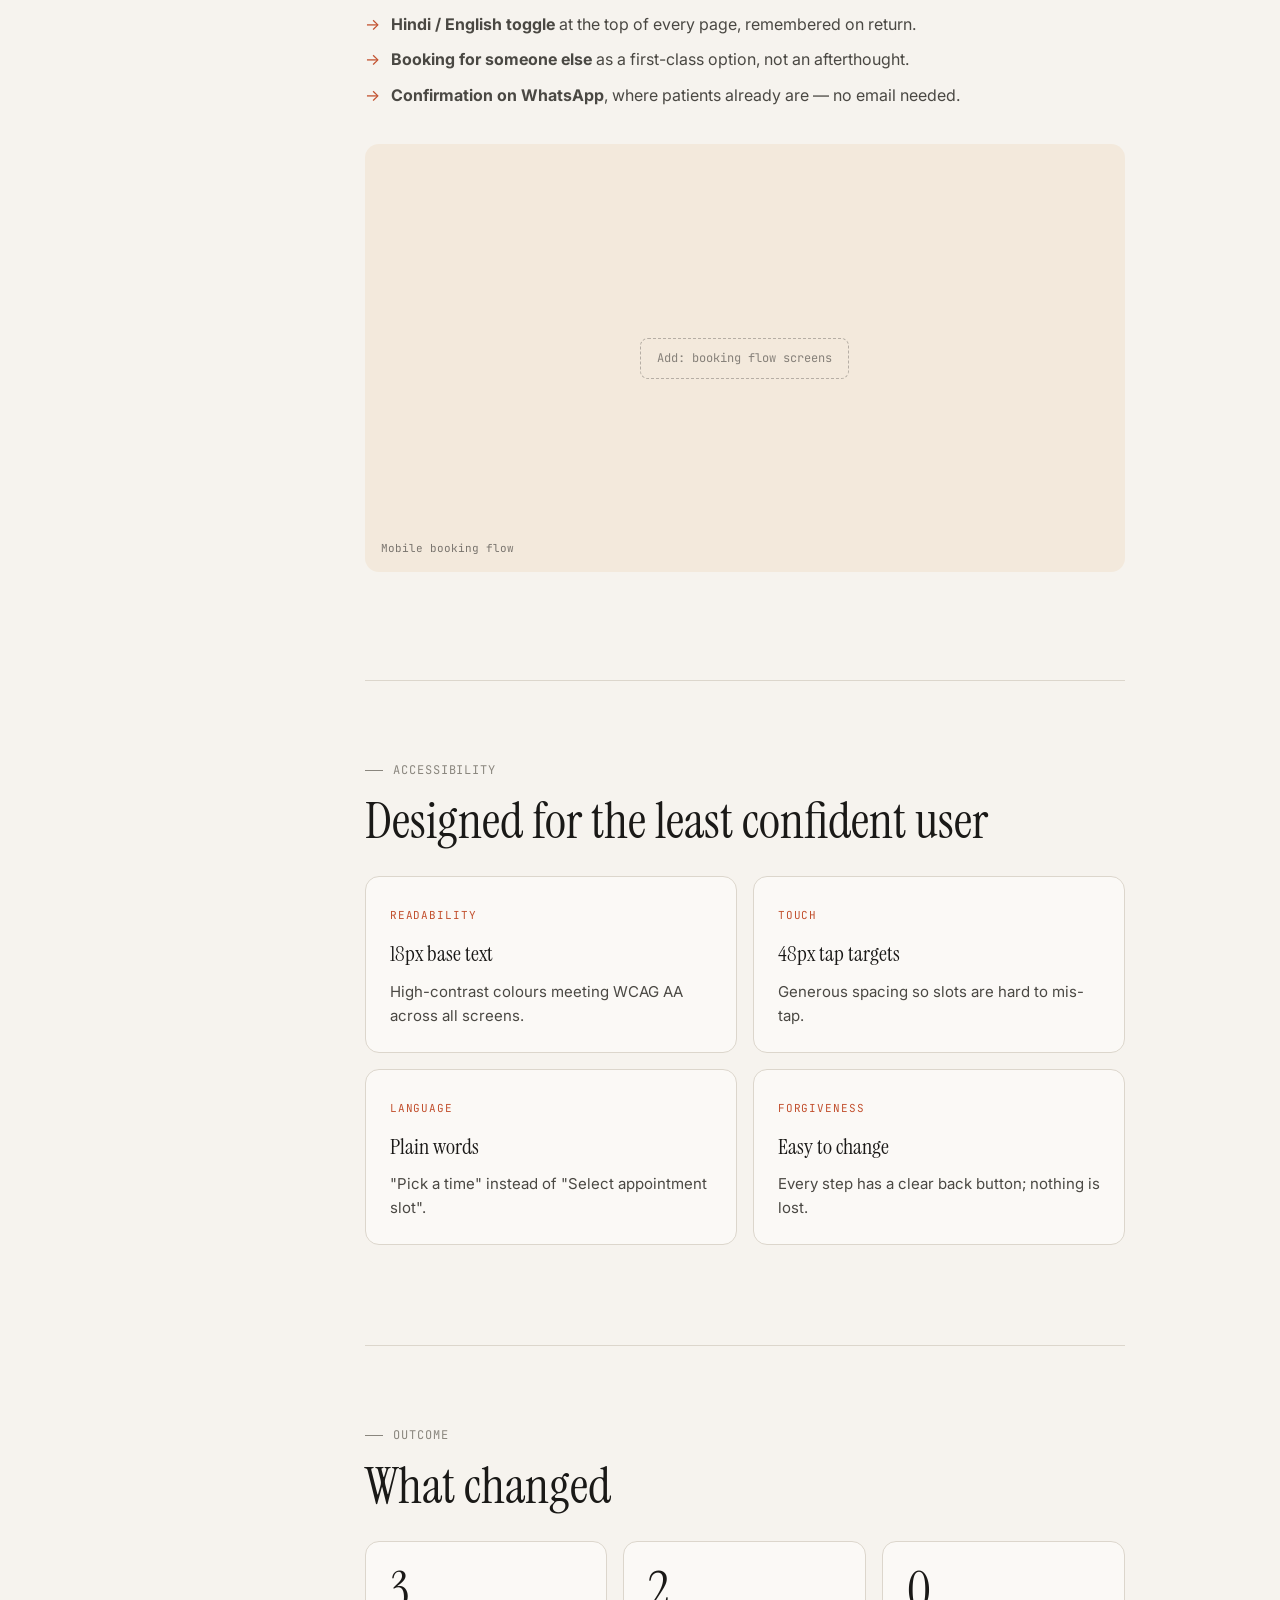
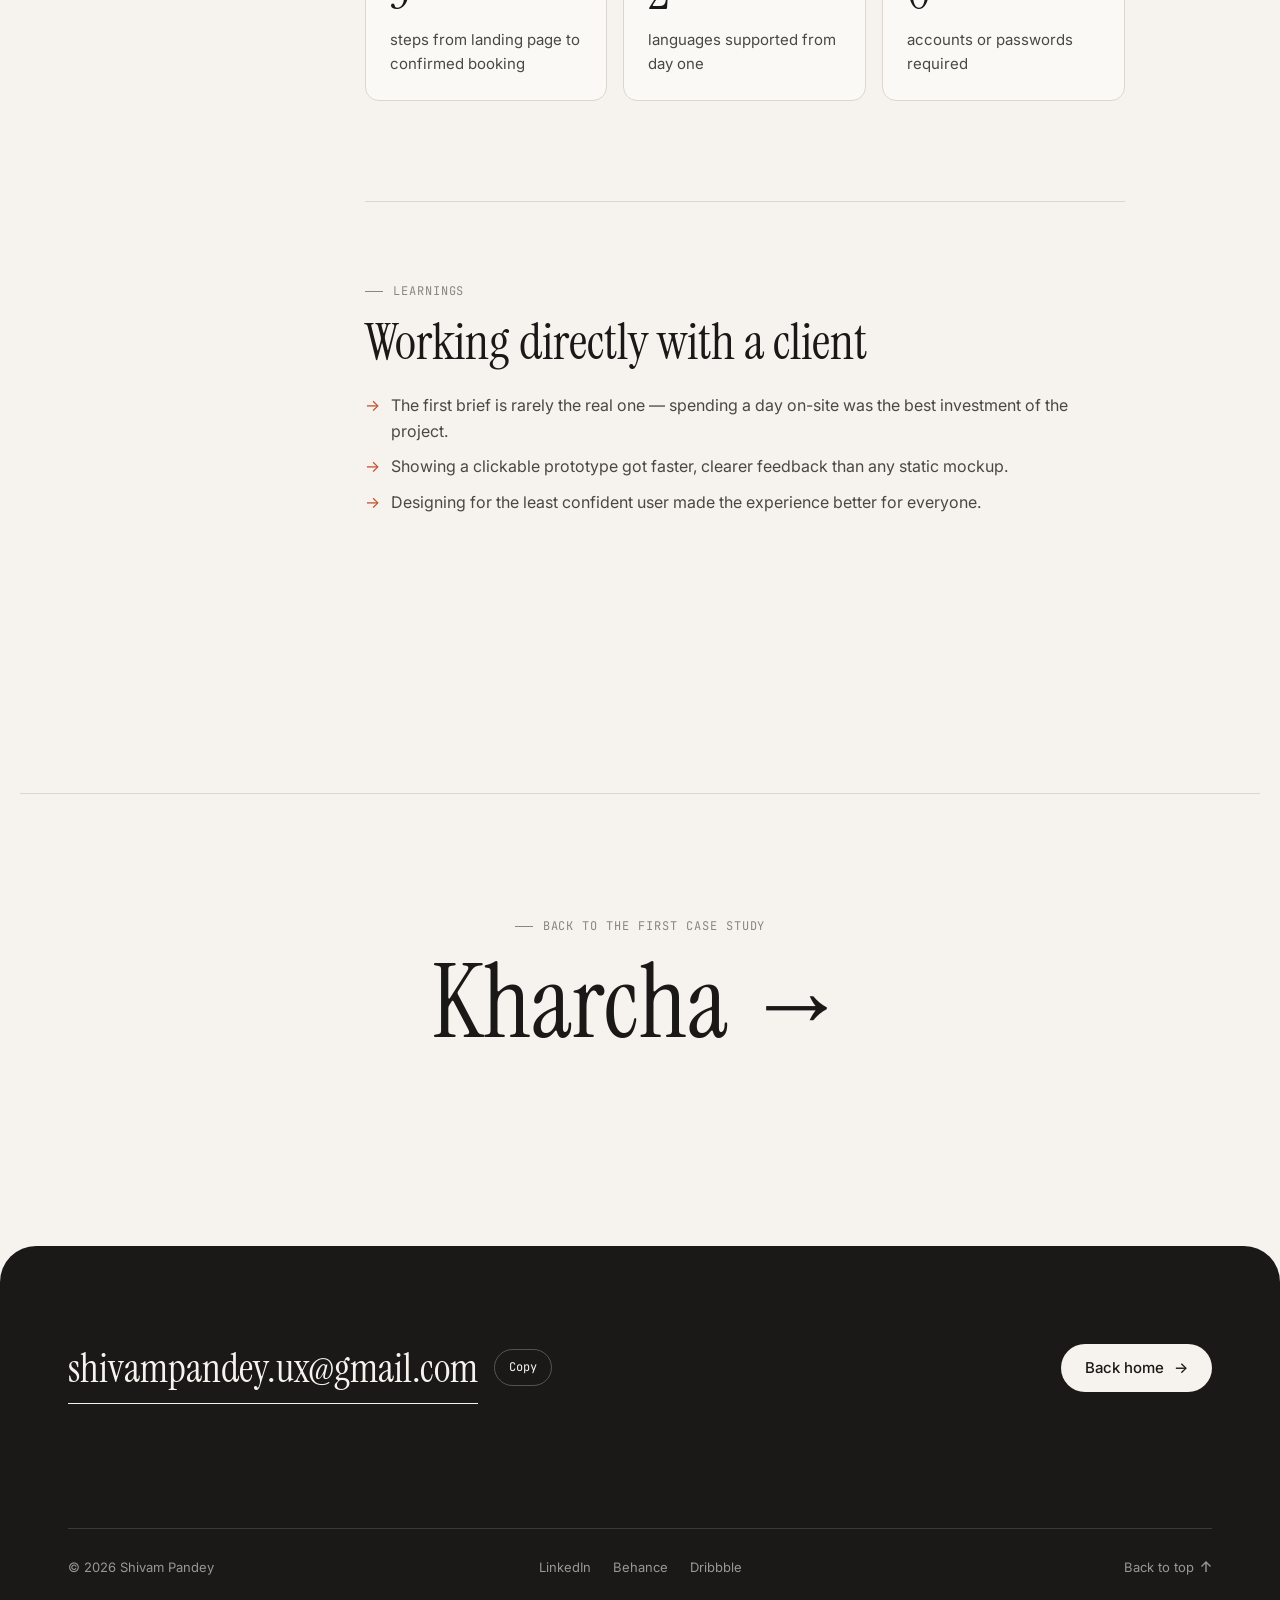
<file: case-studies/aarogya.html>
<!doctype html>
<html lang="en" class="no-js">
<head>
  <meta charset="utf-8" />
  <meta name="viewport" content="width=device-width, initial-scale=1" />
  <title>Aarogya Clinic — Case study · Shivam Pandey</title>
  <meta name="description" content="Case study: a mobile-first booking website for a neighbourhood clinic, designed as a freelance project." />
  <link rel="icon" href="../assets/img/favicon.svg" type="image/svg+xml" />
  <link rel="preconnect" href="https://fonts.googleapis.com" />
  <link rel="preconnect" href="https://fonts.gstatic.com" crossorigin />
  <link href="https://fonts.googleapis.com/css2?family=Instrument+Serif:ital@0;1&family=Inter:wght@400;500;600&family=JetBrains+Mono:wght@400&display=swap" rel="stylesheet" />
  <link rel="stylesheet" href="../assets/css/style.css" />
  <script>
    (function () {
      try {
        var t = localStorage.getItem("theme");
        if (!t) t = window.matchMedia("(prefers-color-scheme: dark)").matches ? "dark" : "light";
        document.documentElement.setAttribute("data-theme", t);
      } catch (e) {}
    })();
  </script>
</head>
<body>
  <a class="skip-link" href="#content">Skip to content</a>
  <div class="grain" aria-hidden="true"></div>
  <div class="progress" aria-hidden="true"></div>
  <div class="cursor" aria-hidden="true"></div>
  <div class="cursor-ring" aria-hidden="true"><span class="cursor-ring__label">Next</span></div>
  <div class="page-wipe" aria-hidden="true"></div>

  <header class="nav">
    <div class="container nav__inner">
      <a href="../index.html" class="logo" aria-label="Shivam Pandey — home">
        <span class="logo__mark">sp</span><span>Shivam Pandey</span>
      </a>
      <nav class="nav__links" aria-label="Primary">
        <a href="../index.html#work">Work</a>
        <a href="../index.html#about">About</a>
        <button class="theme-toggle" data-theme-toggle aria-label="Toggle dark mode">
          <svg class="sun" viewBox="0 0 24 24" fill="none" stroke="currentColor" stroke-width="1.6" stroke-linecap="round"><circle cx="12" cy="12" r="4"/><path d="M12 2v2M12 20v2M4.9 4.9l1.4 1.4M17.7 17.7l1.4 1.4M2 12h2M20 12h2M4.9 19.1l1.4-1.4M17.7 6.3l1.4-1.4"/></svg>
          <svg class="moon" viewBox="0 0 24 24" fill="none" stroke="currentColor" stroke-width="1.6" stroke-linecap="round"><path d="M21 12.8A9 9 0 1 1 11.2 3a7 7 0 0 0 9.8 9.8Z"/></svg>
        </button>
        <a href="../index.html#contact" class="btn btn--dark btn--sm" data-magnetic>Let's talk</a>
      </nav>
      <button class="menu-btn" aria-label="Open menu" aria-expanded="false" aria-controls="mobile-menu"><span></span><span></span></button>
    </div>
  </header>
  <div class="mobile-menu" id="mobile-menu">
    <ul>
      <li><a class="mobile-menu__link" href="../index.html#work">Work</a></li>
      <li><a class="mobile-menu__link" href="../index.html#about">About</a></li>
      <li><a class="mobile-menu__link" href="../index.html#process">Process</a></li>
      <li><a class="mobile-menu__link" href="../index.html#contact">Contact</a></li>
    </ul>
    <div class="mobile-menu__foot"><span>Open to full-time roles</span></div>
  </div>

  <main id="content">
    <section class="cs-hero container">
      <a href="../index.html#work" class="back reveal">← All work</a>
      <span class="eyebrow reveal">Case study 03 · Freelance</span>
      <h1 class="cs-title">
        <span class="line-mask"><span>Aarogya Clinic: booking</span></span>
        <span class="line-mask"><span style="--d:.1s">without the <em>phone call.</em></span></span>
      </h1>
      <p class="cs-sub reveal" style="--d:.2s">
        A mobile-first website and appointment flow for a neighbourhood clinic — designed for
        patients of every age and every level of smartphone comfort.
      </p>
      <!-- EDIT: update these details -->
      <dl class="cs-meta reveal" style="--d:.3s">
        <div><dt>Role</dt><dd>Freelance designer</dd></div>
        <div><dt>Timeline</dt><dd>4 weeks</dd></div>
        <div><dt>Tools</dt><dd>Figma, Framer</dd></div>
        <div><dt>Platform</dt><dd>Responsive website</dd></div>
      </dl>
    </section>

    <div class="container">
      <div class="cs-cover" style="--tone:#efe2d0">
        <div class="mock">
          <span class="mock__glow"></span>
          <div class="web">
            <div class="web__bar"><i></i><i></i><i></i></div>
            <div class="web__body">
              <div class="web__copy"><span class="h"></span><span class="h"></span><span class="ui-line"></span><span class="ui-line ui-line--mid"></span><span class="web__btn"></span></div>
              <div class="web__slots">
                <i style="--n:0"></i><i style="--n:1"></i><i style="--n:2" class="on"></i>
                <i style="--n:3"></i><i style="--n:4"></i><i style="--n:5"></i>
                <i style="--n:6"></i><i style="--n:7"></i><i style="--n:8"></i>
              </div>
            </div>
          </div>
        </div>
      </div>

      <div class="cs-layout">
        <aside class="toc" aria-label="On this page">
          <p>On this page</p>
          <a href="#overview">Overview</a>
          <a href="#problem">Problem</a>
          <a href="#research">Research</a>
          <a href="#design">Design</a>
          <a href="#accessibility">Accessibility</a>
          <a href="#outcome">Outcome</a>
          <a href="#learnings">Learnings</a>
        </aside>

        <div class="cs-body">
          <section class="cs-section" id="overview">
            <span class="eyebrow reveal">Overview</span>
            <h2 class="reveal">The short version</h2>
            <p class="reveal">The clinic had no website — just a phone number that was always busy between 9 and 11 am. The doctor asked for "a simple site". What patients actually needed was a <strong>way to book without calling</strong>, in a language they were comfortable with.</p>
            <div class="grid-3">
              <div class="card reveal"><span class="card__k">Problem</span><h4>Jammed phone lines</h4><p>Patients gave up and went to other clinics.</p></div>
              <div class="card reveal" style="--d:.08s"><span class="card__k">Solution</span><h4>3-step booking</h4><p>Doctor, time slot, name & number. That's it.</p></div>
              <div class="card reveal" style="--d:.16s"><span class="card__k">Result</span><h4>Live & in use</h4><p>Receptionist now manages bookings from a simple list.</p></div>
            </div>
          </section>

          <section class="cs-section" id="problem">
            <span class="eyebrow reveal">The problem</span>
            <h2 class="reveal">A website wasn't the real brief</h2>
            <p class="reveal">After a day at the reception desk, it was clear the brief was not "make us look professional online" but "stop losing patients to a busy phone line". That reframing shaped every decision after.</p>
            <div class="callout reveal">"How might we let patients book an appointment in under a minute, without needing help?"</div>
          </section>

          <section class="cs-section" id="research">
            <span class="eyebrow reveal">Research</span>
            <h2 class="reveal">Who's actually booking?</h2>
            <ul class="bullets reveal">
              <li>Many bookings were made by <strong>adult children for their parents</strong> — often from another city.</li>
              <li>Older patients preferred <strong>Hindi</strong> and larger text.</li>
              <li>Nobody wanted to create an account just to see a doctor.</li>
              <li>The receptionist needed something simpler than any off-the-shelf booking software.</li>
            </ul>
          </section>

          <section class="cs-section" id="design">
            <span class="eyebrow reveal">Design</span>
            <h2 class="reveal">Three steps, no account</h2>
            <div class="flow reveal"><span>Choose doctor</span><i>→</i><span>Pick a slot</span><i>→</i><span>Name & phone</span><i>→</i><span>WhatsApp confirmation</span></div>
            <ul class="bullets reveal">
              <li><strong>Big, tappable time slots</strong> grouped by morning / evening instead of a calendar picker.</li>
              <li><strong>Hindi / English toggle</strong> at the top of every page, remembered on return.</li>
              <li><strong>Booking for someone else</strong> as a first-class option, not an afterthought.</li>
              <li><strong>Confirmation on WhatsApp</strong>, where patients already are — no email needed.</li>
            </ul>
            <figure class="figure reveal" style="--tone:#f3e9dc">
              <span class="figure__placeholder">Add: booking flow screens</span>
              <figcaption>Mobile booking flow</figcaption>
            </figure>
          </section>

          <section class="cs-section" id="accessibility">
            <span class="eyebrow reveal">Accessibility</span>
            <h2 class="reveal">Designed for the least confident user</h2>
            <div class="grid-2">
              <div class="card reveal"><span class="card__k">Readability</span><h4>18px base text</h4><p>High-contrast colours meeting WCAG AA across all screens.</p></div>
              <div class="card reveal" style="--d:.08s"><span class="card__k">Touch</span><h4>48px tap targets</h4><p>Generous spacing so slots are hard to mis-tap.</p></div>
              <div class="card reveal"><span class="card__k">Language</span><h4>Plain words</h4><p>"Pick a time" instead of "Select appointment slot".</p></div>
              <div class="card reveal" style="--d:.08s"><span class="card__k">Forgiveness</span><h4>Easy to change</h4><p>Every step has a clear back button; nothing is lost.</p></div>
            </div>
          </section>

          <section class="cs-section" id="outcome">
            <span class="eyebrow reveal">Outcome</span>
            <h2 class="reveal">What changed</h2>
            <!-- EDIT: replace with your real results -->
            <div class="grid-3">
              <div class="card reveal"><div class="metric" data-count="3">0</div><p>steps from landing page to confirmed booking</p></div>
              <div class="card reveal" style="--d:.08s"><div class="metric" data-count="2">0</div><p>languages supported from day one</p></div>
              <div class="card reveal" style="--d:.16s"><div class="metric" data-count="0">0</div><p>accounts or passwords required</p></div>
            </div>
          </section>

          <section class="cs-section" id="learnings">
            <span class="eyebrow reveal">Learnings</span>
            <h2 class="reveal">Working directly with a client</h2>
            <ul class="bullets reveal">
              <li>The first brief is rarely the real one — spending a day on-site was the best investment of the project.</li>
              <li>Showing a clickable prototype got faster, clearer feedback than any static mockup.</li>
              <li>Designing for the least confident user made the experience better for everyone.</li>
            </ul>
          </section>
        </div>
      </div>
    </div>

    <a href="kharcha.html" class="next-project container" data-cursor="Next">
      <span class="eyebrow">Back to the first case study</span>
      <h2>Kharcha →</h2>
    </a>
  </main>

  <footer class="contact" id="contact" style="padding-top:clamp(56px,7vw,90px)">
    <div class="container">
      <div class="contact__row">
        <div style="display:flex;align-items:center;gap:16px;flex-wrap:wrap">
          <a class="mail" href="mailto:shivampandey.ux@gmail.com">shivampandey.ux@gmail.com</a>
          <button class="copy-btn" data-copy="shivampandey.ux@gmail.com">Copy</button>
        </div>
        <a href="../index.html" class="btn btn--light" data-magnetic>Back home <span class="arrow">→</span></a>
      </div>
      <div class="footer">
        <span>© <span data-year>2026</span> Shivam Pandey</span>
        <div class="socials">
          <a href="https://www.linkedin.com/in/" target="_blank" rel="noopener">LinkedIn</a>
          <a href="https://www.behance.net/" target="_blank" rel="noopener">Behance</a>
          <a href="https://dribbble.com/" target="_blank" rel="noopener">Dribbble</a>
        </div>
        <div class="footer__right"><a href="#content" class="to-top">Back to top
          <svg width="12" height="12" viewBox="0 0 12 12" fill="none" stroke="currentColor" stroke-width="1.4"><path d="M6 11V1M1.5 5.5 6 1l4.5 4.5"/></svg></a></div>
      </div>
    </div>
  </footer>

  <div class="toast" role="status" aria-live="polite"></div>
  <script src="../assets/js/main.js"></script>
</body>
</html>
</file>
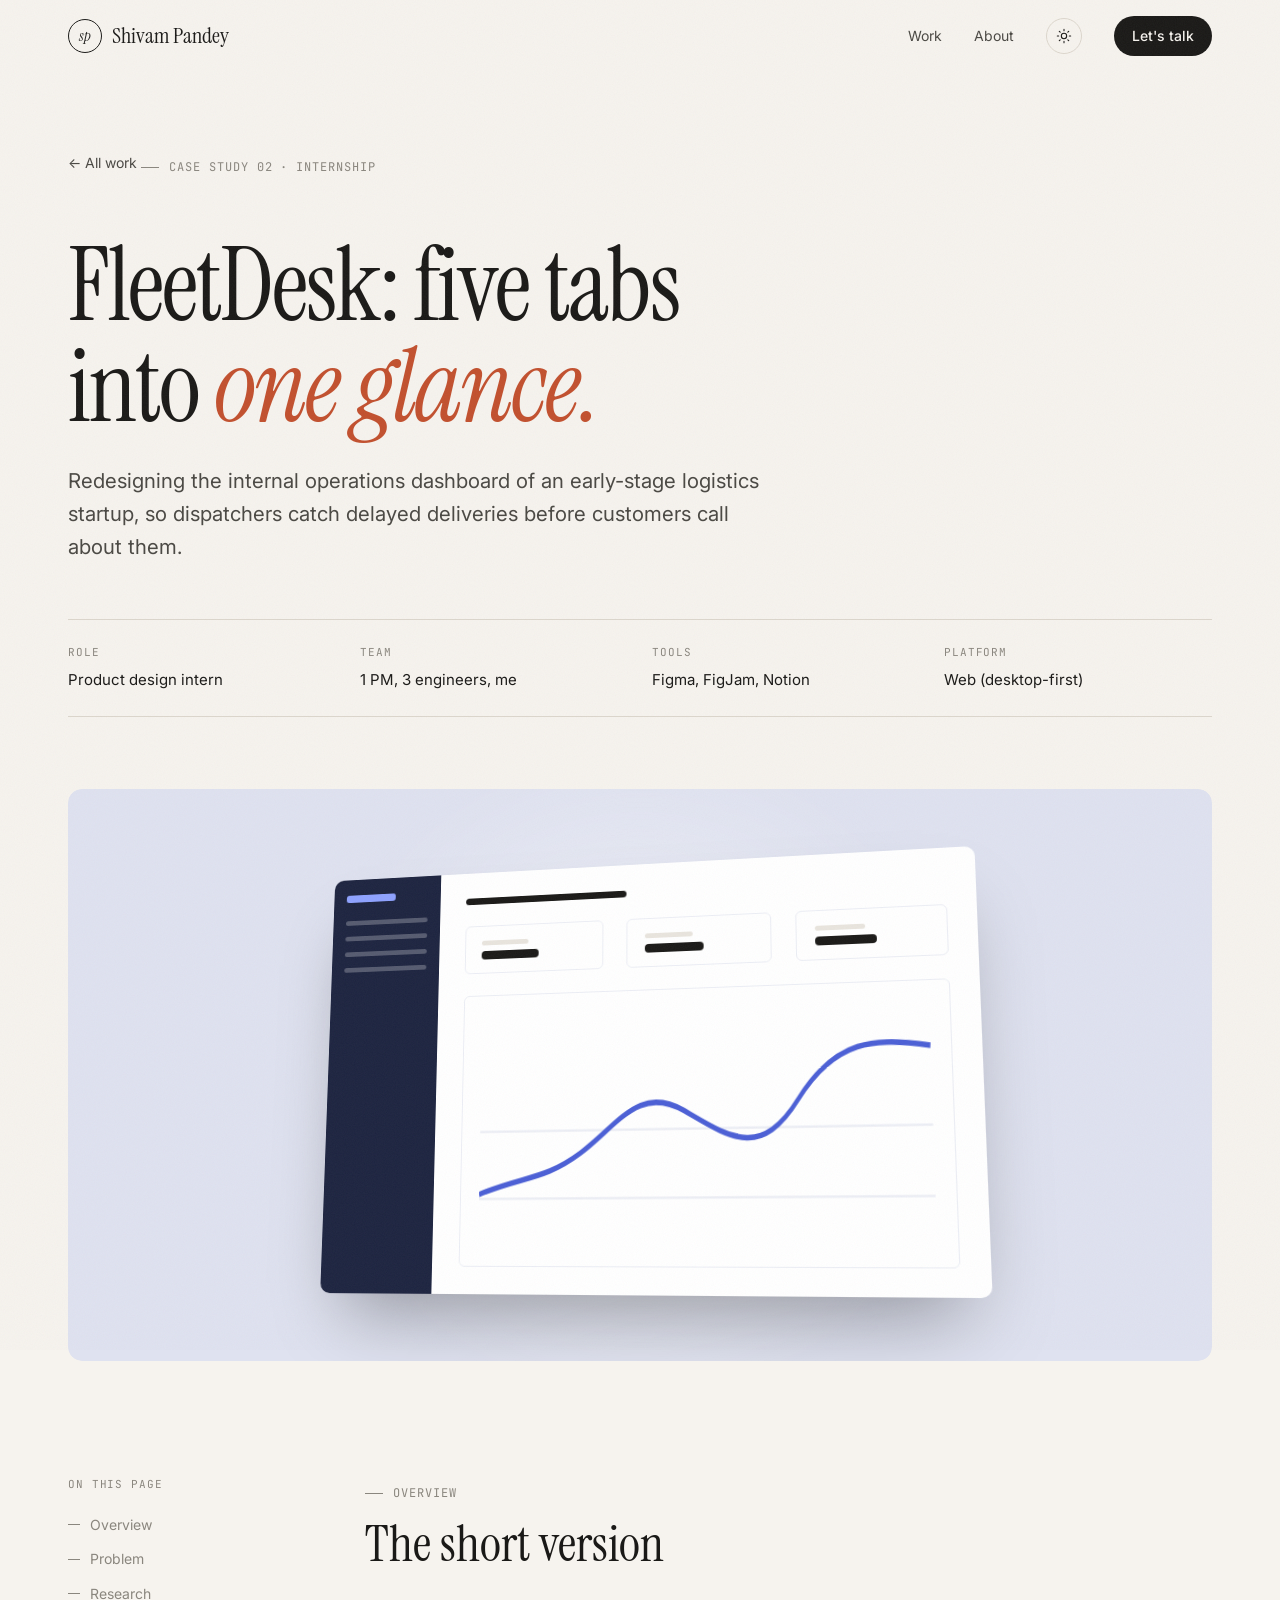
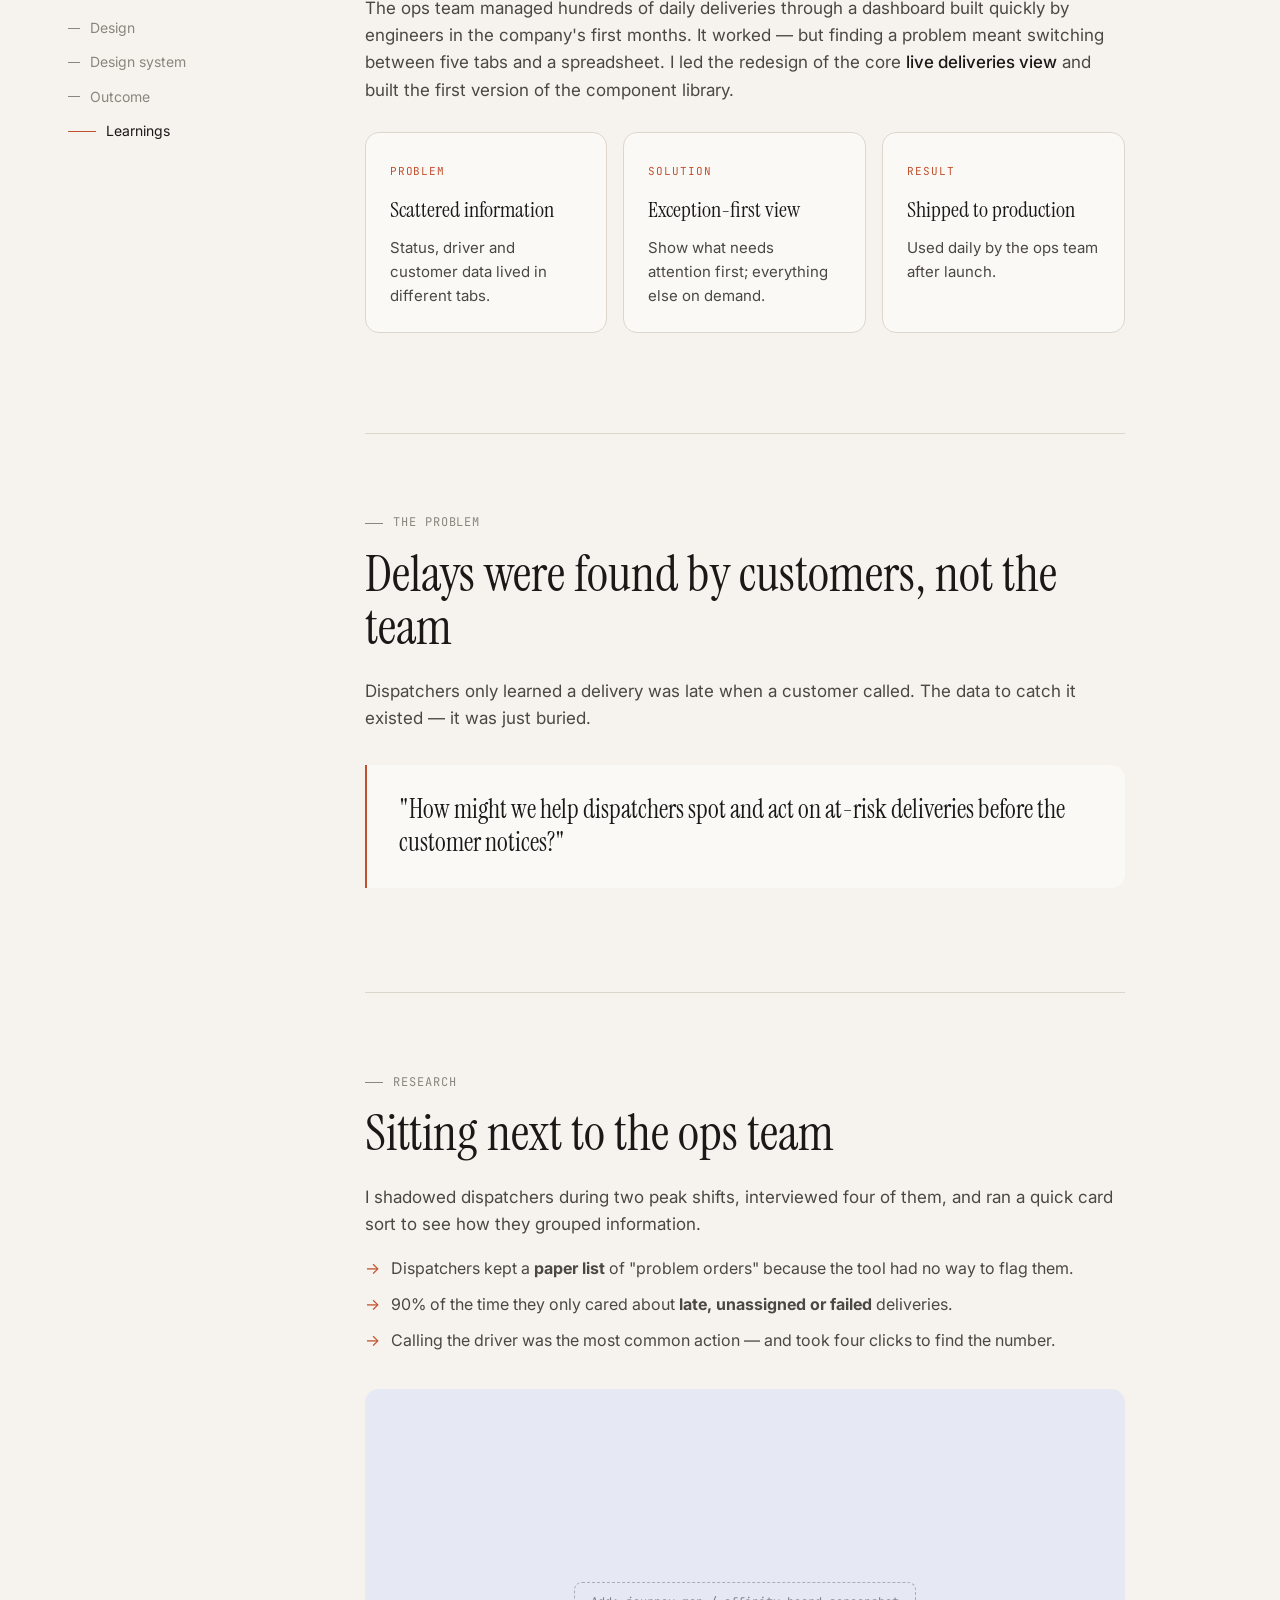
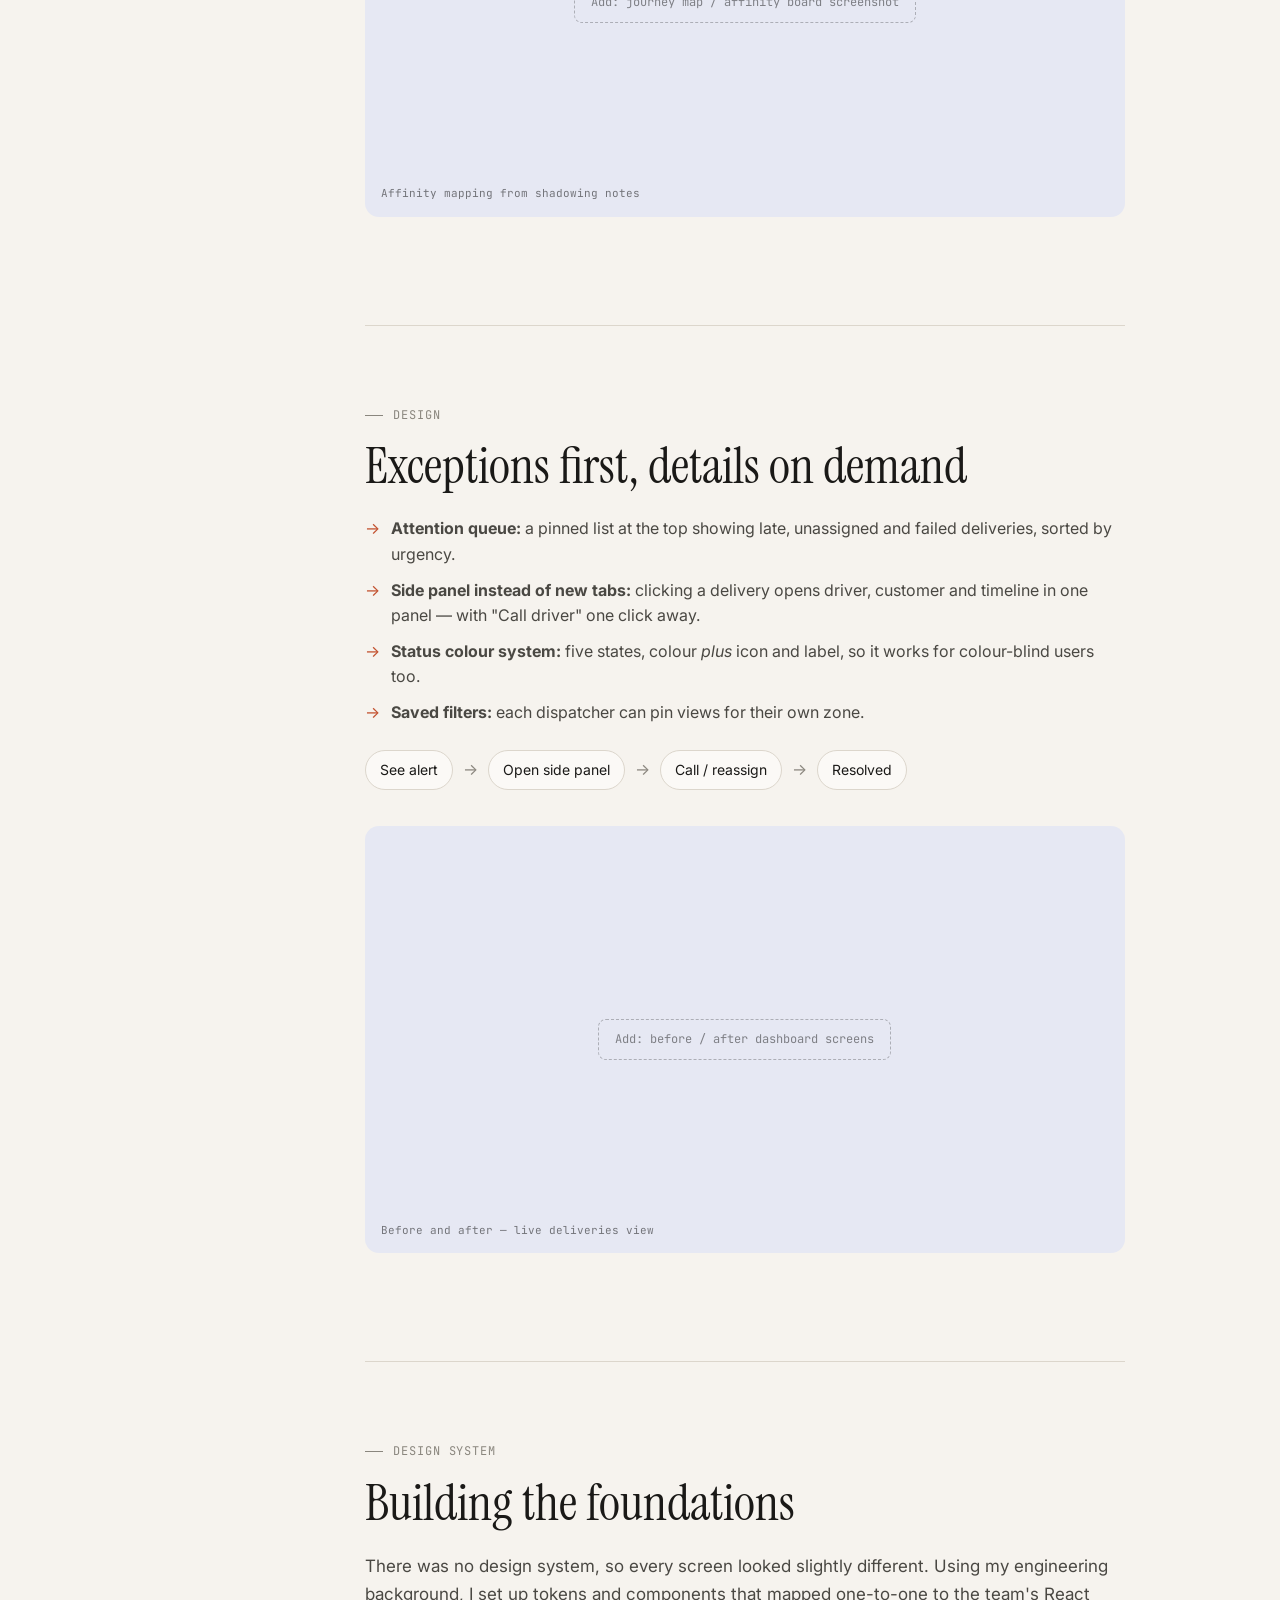
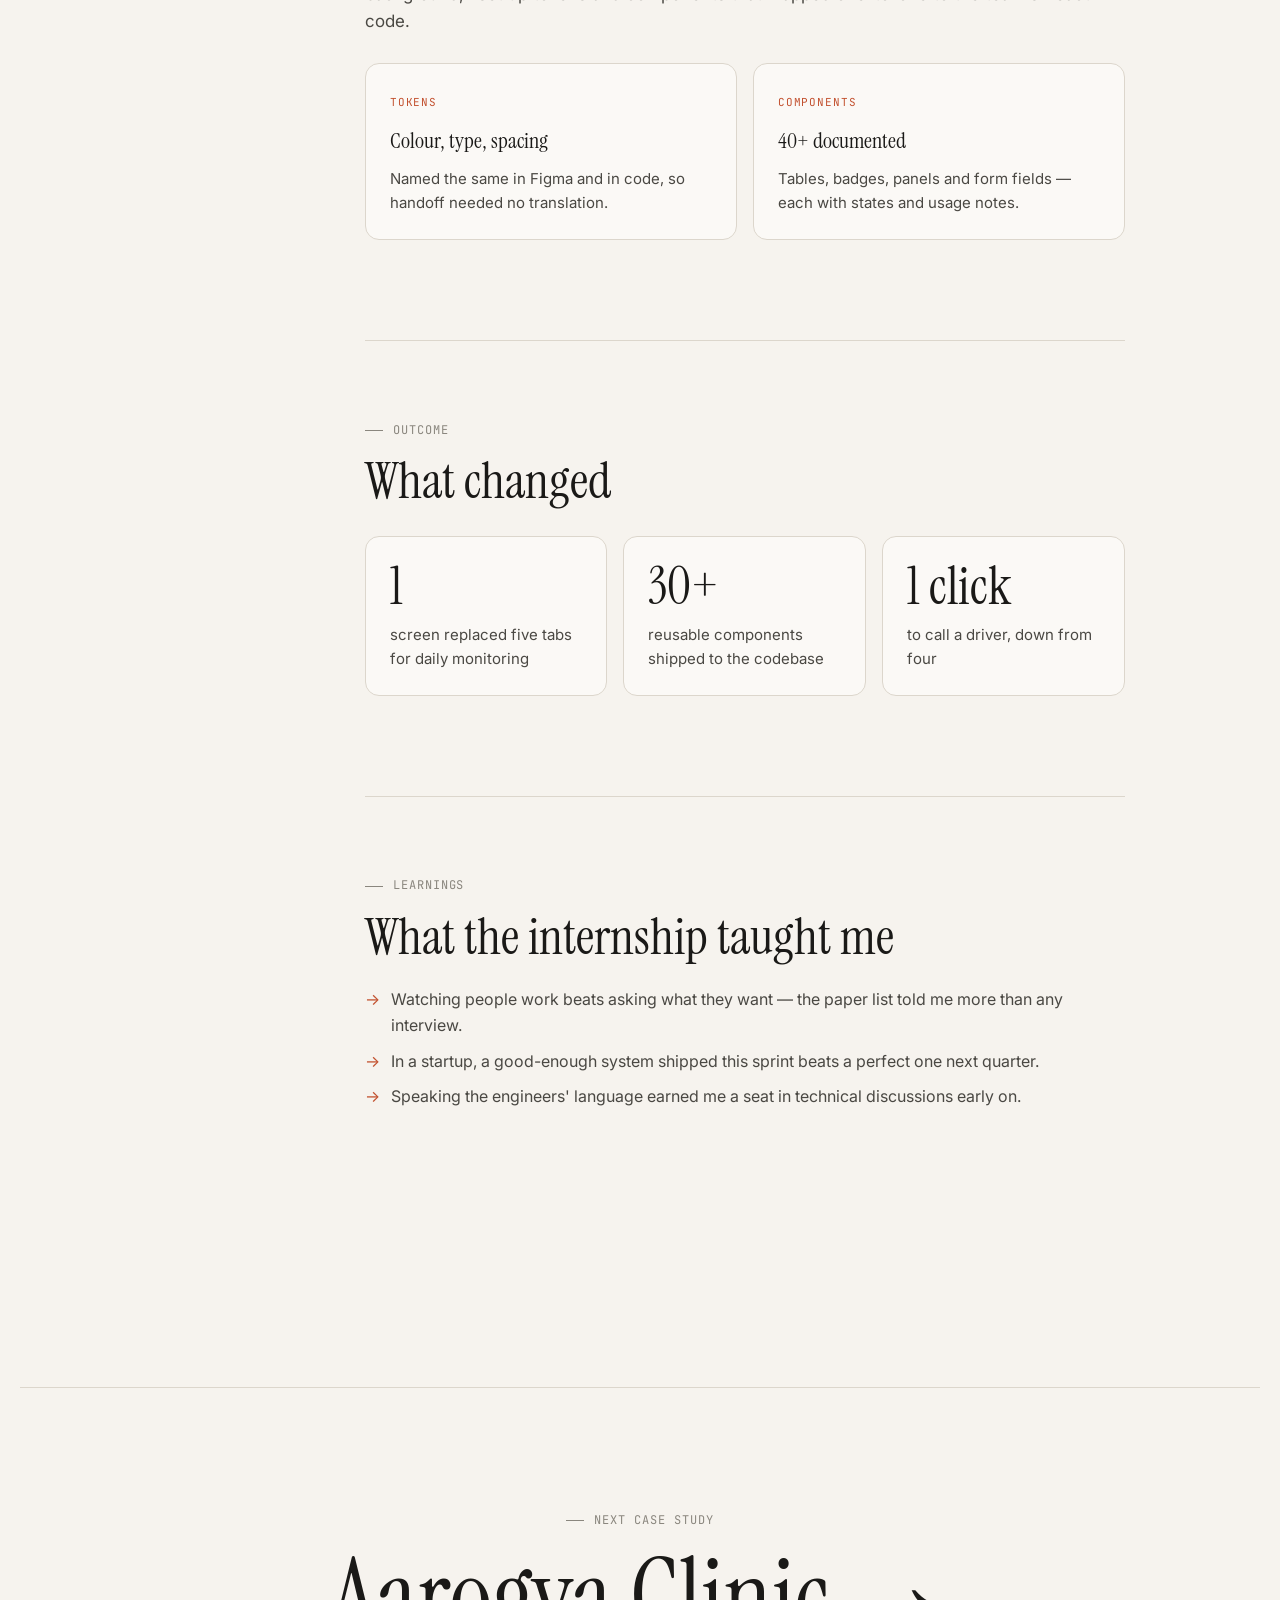
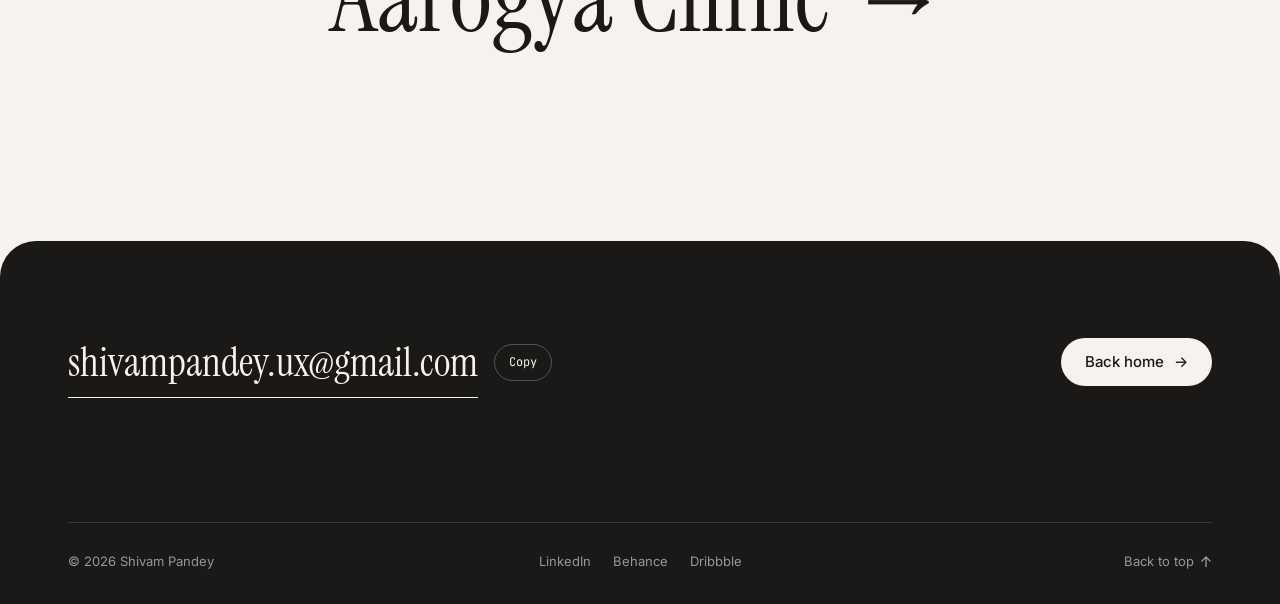
<file: case-studies/fleetdesk.html>
<!doctype html>
<html lang="en" class="no-js">
<head>
  <meta charset="utf-8" />
  <meta name="viewport" content="width=device-width, initial-scale=1" />
  <title>FleetDesk — Case study · Shivam Pandey</title>
  <meta name="description" content="Case study: redesigning a logistics startup's operations dashboard during a product design internship." />
  <link rel="icon" href="../assets/img/favicon.svg" type="image/svg+xml" />
  <link rel="preconnect" href="https://fonts.googleapis.com" />
  <link rel="preconnect" href="https://fonts.gstatic.com" crossorigin />
  <link href="https://fonts.googleapis.com/css2?family=Instrument+Serif:ital@0;1&family=Inter:wght@400;500;600&family=JetBrains+Mono:wght@400&display=swap" rel="stylesheet" />
  <link rel="stylesheet" href="../assets/css/style.css" />
  <script>
    (function () {
      try {
        var t = localStorage.getItem("theme");
        if (!t) t = window.matchMedia("(prefers-color-scheme: dark)").matches ? "dark" : "light";
        document.documentElement.setAttribute("data-theme", t);
      } catch (e) {}
    })();
  </script>
</head>
<body>
  <a class="skip-link" href="#content">Skip to content</a>
  <div class="grain" aria-hidden="true"></div>
  <div class="progress" aria-hidden="true"></div>
  <div class="cursor" aria-hidden="true"></div>
  <div class="cursor-ring" aria-hidden="true"><span class="cursor-ring__label">Next</span></div>
  <div class="page-wipe" aria-hidden="true"></div>

  <header class="nav">
    <div class="container nav__inner">
      <a href="../index.html" class="logo" aria-label="Shivam Pandey — home">
        <span class="logo__mark">sp</span><span>Shivam Pandey</span>
      </a>
      <nav class="nav__links" aria-label="Primary">
        <a href="../index.html#work">Work</a>
        <a href="../index.html#about">About</a>
        <button class="theme-toggle" data-theme-toggle aria-label="Toggle dark mode">
          <svg class="sun" viewBox="0 0 24 24" fill="none" stroke="currentColor" stroke-width="1.6" stroke-linecap="round"><circle cx="12" cy="12" r="4"/><path d="M12 2v2M12 20v2M4.9 4.9l1.4 1.4M17.7 17.7l1.4 1.4M2 12h2M20 12h2M4.9 19.1l1.4-1.4M17.7 6.3l1.4-1.4"/></svg>
          <svg class="moon" viewBox="0 0 24 24" fill="none" stroke="currentColor" stroke-width="1.6" stroke-linecap="round"><path d="M21 12.8A9 9 0 1 1 11.2 3a7 7 0 0 0 9.8 9.8Z"/></svg>
        </button>
        <a href="../index.html#contact" class="btn btn--dark btn--sm" data-magnetic>Let's talk</a>
      </nav>
      <button class="menu-btn" aria-label="Open menu" aria-expanded="false" aria-controls="mobile-menu"><span></span><span></span></button>
    </div>
  </header>
  <div class="mobile-menu" id="mobile-menu">
    <ul>
      <li><a class="mobile-menu__link" href="../index.html#work">Work</a></li>
      <li><a class="mobile-menu__link" href="../index.html#about">About</a></li>
      <li><a class="mobile-menu__link" href="../index.html#process">Process</a></li>
      <li><a class="mobile-menu__link" href="../index.html#contact">Contact</a></li>
    </ul>
    <div class="mobile-menu__foot"><span>Open to full-time roles</span></div>
  </div>

  <main id="content">
    <section class="cs-hero container">
      <a href="../index.html#work" class="back reveal">← All work</a>
      <span class="eyebrow reveal">Case study 02 · Internship</span>
      <h1 class="cs-title">
        <span class="line-mask"><span>FleetDesk: five tabs</span></span>
        <span class="line-mask"><span style="--d:.1s">into <em>one glance.</em></span></span>
      </h1>
      <p class="cs-sub reveal" style="--d:.2s">
        Redesigning the internal operations dashboard of an early-stage logistics startup, so
        dispatchers catch delayed deliveries before customers call about them.
      </p>
      <!-- EDIT: update these details (company name can stay anonymous if under NDA) -->
      <dl class="cs-meta reveal" style="--d:.3s">
        <div><dt>Role</dt><dd>Product design intern</dd></div>
        <div><dt>Team</dt><dd>1 PM, 3 engineers, me</dd></div>
        <div><dt>Tools</dt><dd>Figma, FigJam, Notion</dd></div>
        <div><dt>Platform</dt><dd>Web (desktop-first)</dd></div>
      </dl>
    </section>

    <div class="container">
      <div class="cs-cover" style="--tone:#dfe2f0">
        <div class="mock">
          <span class="mock__glow"></span>
          <div class="dash">
            <div class="dash__side"><i></i><i></i><i></i><i></i><i></i></div>
            <div class="dash__main">
              <div class="ui-line ui-line--dark" style="width:35%"></div>
              <div class="dash__kpis">
                <div class="dash__kpi"><i class="ui-line ui-line--short"></i><i class="ui-line ui-line--dark"></i></div>
                <div class="dash__kpi"><i class="ui-line ui-line--short"></i><i class="ui-line ui-line--dark"></i></div>
                <div class="dash__kpi"><i class="ui-line ui-line--short"></i><i class="ui-line ui-line--dark"></i></div>
              </div>
              <div class="dash__chart">
                <svg viewBox="0 0 300 100" preserveAspectRatio="none" fill="none">
                  <path d="M0 80 L300 80" stroke="#eceef5" /><path d="M0 50 L300 50" stroke="#eceef5" />
                  <path class="line" d="M0 78 C30 70 45 72 70 60 S110 30 140 42 S190 64 215 38 S265 12 300 16" stroke="#4b5fd6" stroke-width="2.5" />
                </svg>
              </div>
            </div>
          </div>
        </div>
      </div>

      <div class="cs-layout">
        <aside class="toc" aria-label="On this page">
          <p>On this page</p>
          <a href="#overview">Overview</a>
          <a href="#problem">Problem</a>
          <a href="#research">Research</a>
          <a href="#design">Design</a>
          <a href="#system">Design system</a>
          <a href="#outcome">Outcome</a>
          <a href="#learnings">Learnings</a>
        </aside>

        <div class="cs-body">
          <section class="cs-section" id="overview">
            <span class="eyebrow reveal">Overview</span>
            <h2 class="reveal">The short version</h2>
            <p class="reveal">The ops team managed hundreds of daily deliveries through a dashboard built quickly by engineers in the company's first months. It worked — but finding a problem meant switching between five tabs and a spreadsheet. I led the redesign of the core <strong>live deliveries view</strong> and built the first version of the component library.</p>
            <div class="grid-3">
              <div class="card reveal"><span class="card__k">Problem</span><h4>Scattered information</h4><p>Status, driver and customer data lived in different tabs.</p></div>
              <div class="card reveal" style="--d:.08s"><span class="card__k">Solution</span><h4>Exception-first view</h4><p>Show what needs attention first; everything else on demand.</p></div>
              <div class="card reveal" style="--d:.16s"><span class="card__k">Result</span><h4>Shipped to production</h4><p>Used daily by the ops team after launch.</p></div>
            </div>
          </section>

          <section class="cs-section" id="problem">
            <span class="eyebrow reveal">The problem</span>
            <h2 class="reveal">Delays were found by customers, not the team</h2>
            <p class="reveal">Dispatchers only learned a delivery was late when a customer called. The data to catch it existed — it was just buried.</p>
            <div class="callout reveal">"How might we help dispatchers spot and act on at-risk deliveries before the customer notices?"</div>
          </section>

          <section class="cs-section" id="research">
            <span class="eyebrow reveal">Research</span>
            <h2 class="reveal">Sitting next to the ops team</h2>
            <p class="reveal">I shadowed dispatchers during two peak shifts, interviewed four of them, and ran a quick card sort to see how they grouped information.</p>
            <ul class="bullets reveal">
              <li>Dispatchers kept a <strong>paper list</strong> of "problem orders" because the tool had no way to flag them.</li>
              <li>90% of the time they only cared about <strong>late, unassigned or failed</strong> deliveries.</li>
              <li>Calling the driver was the most common action — and took four clicks to find the number.</li>
            </ul>
            <figure class="figure reveal" style="--tone:#e6e8f3">
              <span class="figure__placeholder">Add: journey map / affinity board screenshot</span>
              <figcaption>Affinity mapping from shadowing notes</figcaption>
            </figure>
          </section>

          <section class="cs-section" id="design">
            <span class="eyebrow reveal">Design</span>
            <h2 class="reveal">Exceptions first, details on demand</h2>
            <ul class="bullets reveal">
              <li><strong>Attention queue:</strong> a pinned list at the top showing late, unassigned and failed deliveries, sorted by urgency.</li>
              <li><strong>Side panel instead of new tabs:</strong> clicking a delivery opens driver, customer and timeline in one panel — with "Call driver" one click away.</li>
              <li><strong>Status colour system:</strong> five states, colour <em>plus</em> icon and label, so it works for colour-blind users too.</li>
              <li><strong>Saved filters:</strong> each dispatcher can pin views for their own zone.</li>
            </ul>
            <div class="flow reveal"><span>See alert</span><i>→</i><span>Open side panel</span><i>→</i><span>Call / reassign</span><i>→</i><span>Resolved</span></div>
            <figure class="figure reveal" style="--tone:#e6e8f3">
              <span class="figure__placeholder">Add: before / after dashboard screens</span>
              <figcaption>Before and after — live deliveries view</figcaption>
            </figure>
          </section>

          <section class="cs-section" id="system">
            <span class="eyebrow reveal">Design system</span>
            <h2 class="reveal">Building the foundations</h2>
            <p class="reveal">There was no design system, so every screen looked slightly different. Using my engineering background, I set up tokens and components that mapped one-to-one to the team's React code.</p>
            <div class="grid-2">
              <div class="card reveal"><span class="card__k">Tokens</span><h4>Colour, type, spacing</h4><p>Named the same in Figma and in code, so handoff needed no translation.</p></div>
              <div class="card reveal" style="--d:.08s"><span class="card__k">Components</span><h4>40+ documented</h4><p>Tables, badges, panels and form fields — each with states and usage notes.</p></div>
            </div>
          </section>

          <section class="cs-section" id="outcome">
            <span class="eyebrow reveal">Outcome</span>
            <h2 class="reveal">What changed</h2>
            <!-- EDIT: replace with your real results -->
            <div class="grid-3">
              <div class="card reveal"><div class="metric" data-count="1">0</div><p>screen replaced five tabs for daily monitoring</p></div>
              <div class="card reveal" style="--d:.08s"><div class="metric" data-count="40" data-suffix="+">0</div><p>reusable components shipped to the codebase</p></div>
              <div class="card reveal" style="--d:.16s"><div class="metric" data-count="1" data-suffix=" click">0</div><p>to call a driver, down from four</p></div>
            </div>
          </section>

          <section class="cs-section" id="learnings">
            <span class="eyebrow reveal">Learnings</span>
            <h2 class="reveal">What the internship taught me</h2>
            <ul class="bullets reveal">
              <li>Watching people work beats asking what they want — the paper list told me more than any interview.</li>
              <li>In a startup, a good-enough system shipped this sprint beats a perfect one next quarter.</li>
              <li>Speaking the engineers' language earned me a seat in technical discussions early on.</li>
            </ul>
          </section>
        </div>
      </div>
    </div>

    <a href="aarogya.html" class="next-project container" data-cursor="Next">
      <span class="eyebrow">Next case study</span>
      <h2>Aarogya Clinic →</h2>
    </a>
  </main>

  <footer class="contact" id="contact" style="padding-top:clamp(56px,7vw,90px)">
    <div class="container">
      <div class="contact__row">
        <div style="display:flex;align-items:center;gap:16px;flex-wrap:wrap">
          <a class="mail" href="mailto:shivampandey.ux@gmail.com">shivampandey.ux@gmail.com</a>
          <button class="copy-btn" data-copy="shivampandey.ux@gmail.com">Copy</button>
        </div>
        <a href="../index.html" class="btn btn--light" data-magnetic>Back home <span class="arrow">→</span></a>
      </div>
      <div class="footer">
        <span>© <span data-year>2026</span> Shivam Pandey</span>
        <div class="socials">
          <a href="https://www.linkedin.com/in/" target="_blank" rel="noopener">LinkedIn</a>
          <a href="https://www.behance.net/" target="_blank" rel="noopener">Behance</a>
          <a href="https://dribbble.com/" target="_blank" rel="noopener">Dribbble</a>
        </div>
        <div class="footer__right"><a href="#content" class="to-top">Back to top
          <svg width="12" height="12" viewBox="0 0 12 12" fill="none" stroke="currentColor" stroke-width="1.4"><path d="M6 11V1M1.5 5.5 6 1l4.5 4.5"/></svg></a></div>
      </div>
    </div>
  </footer>

  <div class="toast" role="status" aria-live="polite"></div>
  <script src="../assets/js/main.js"></script>
</body>
</html>
</file>
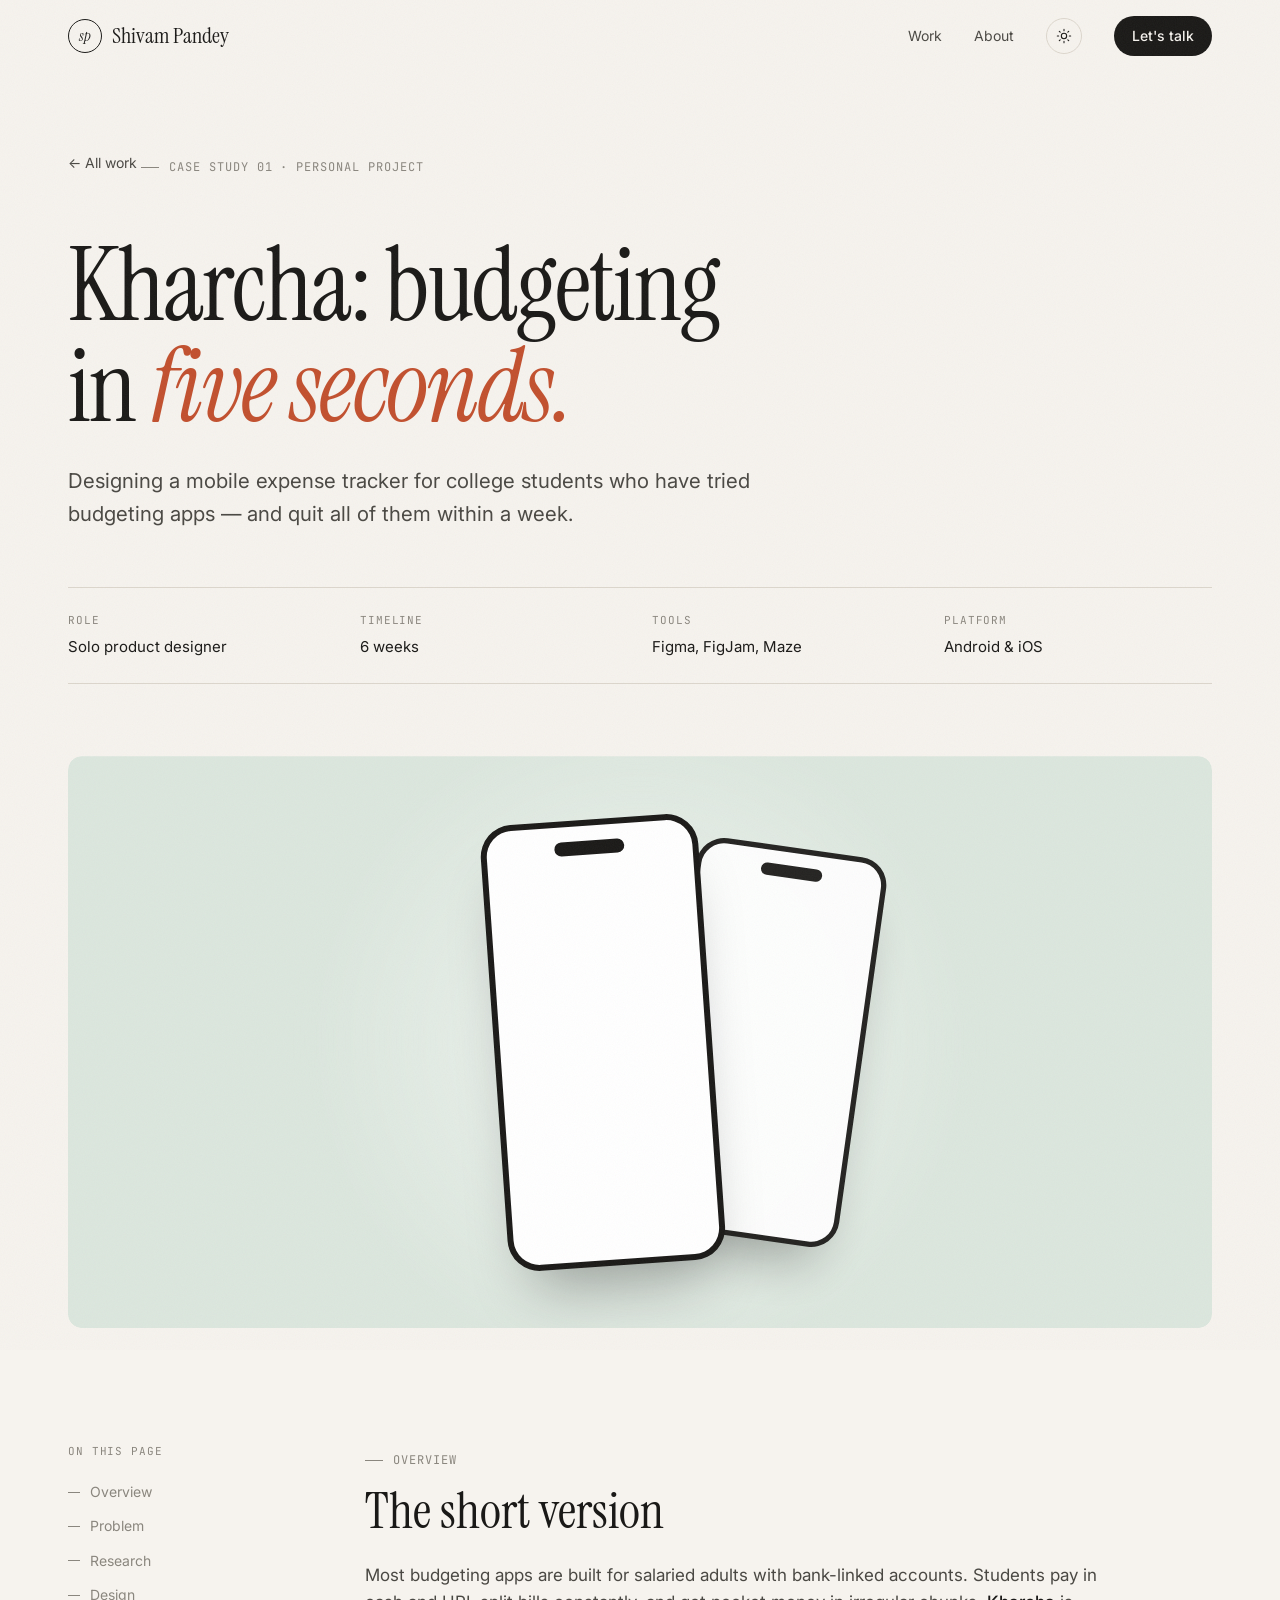
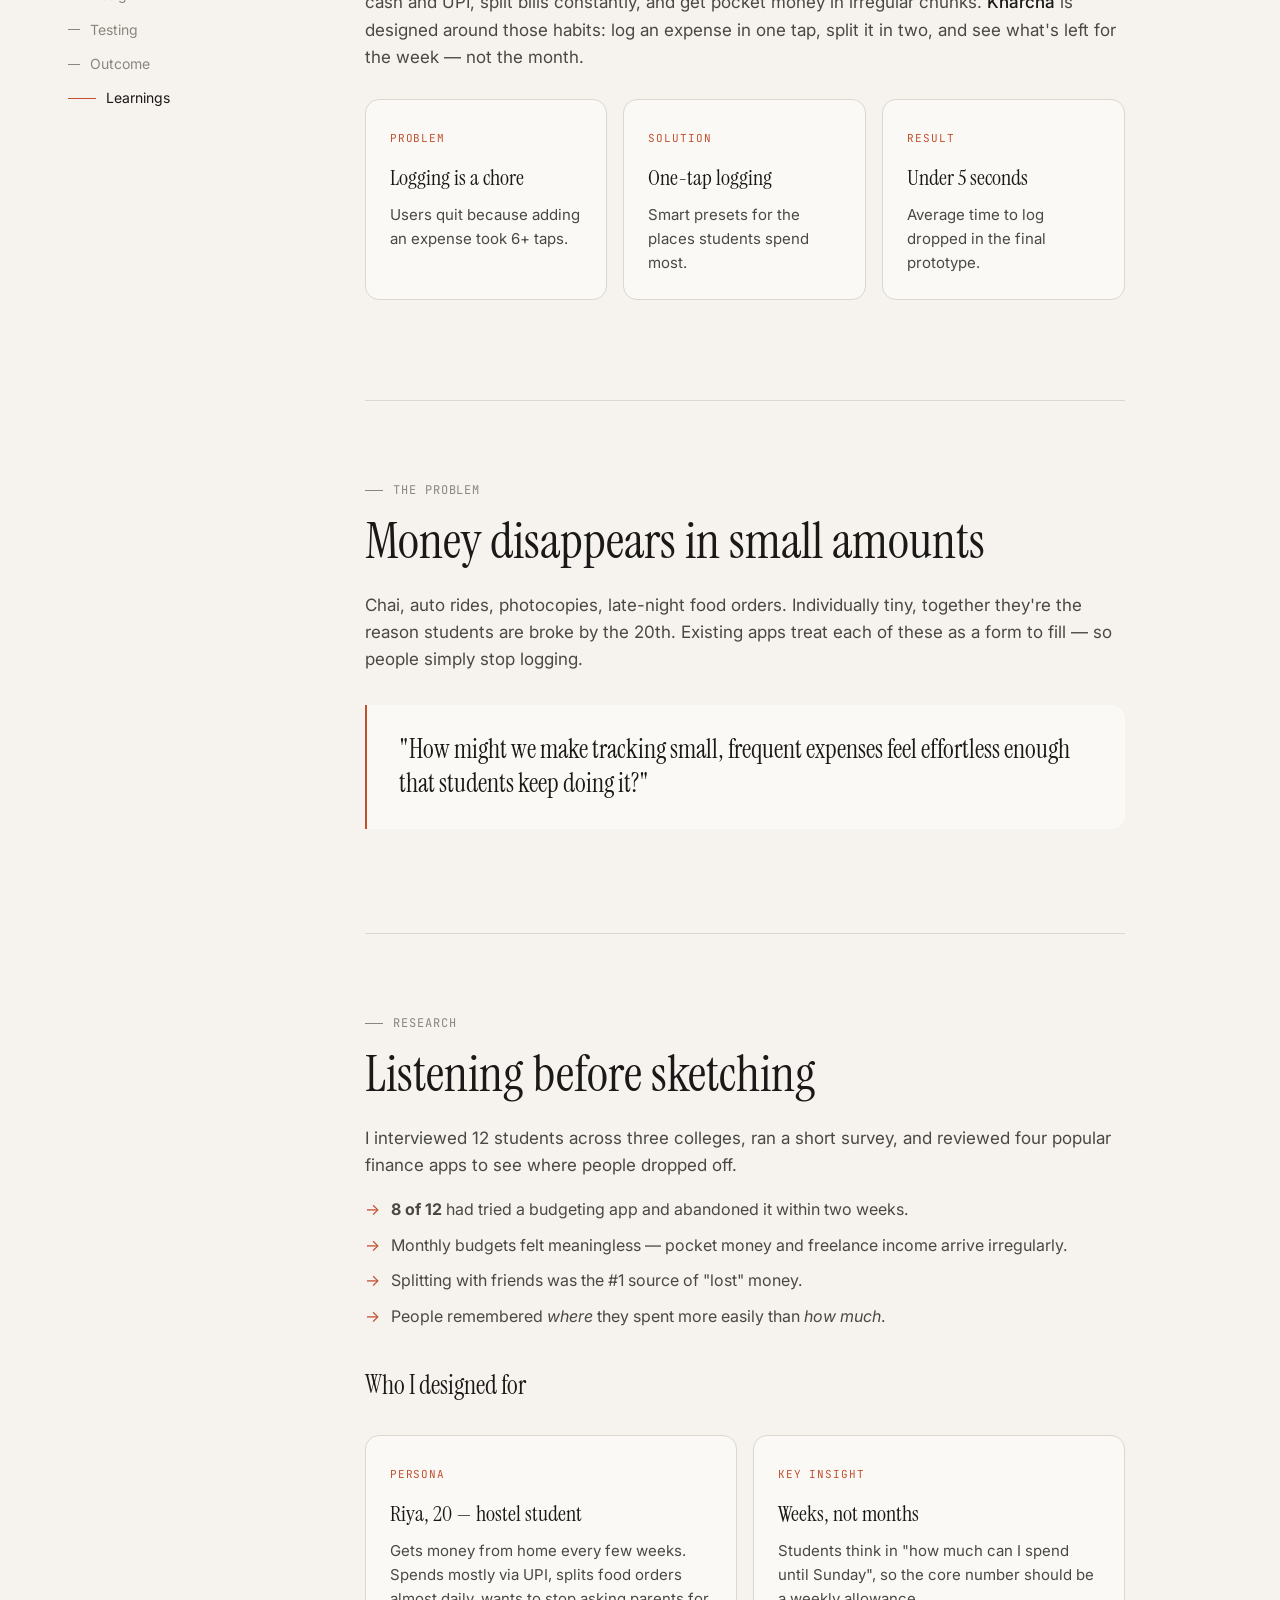
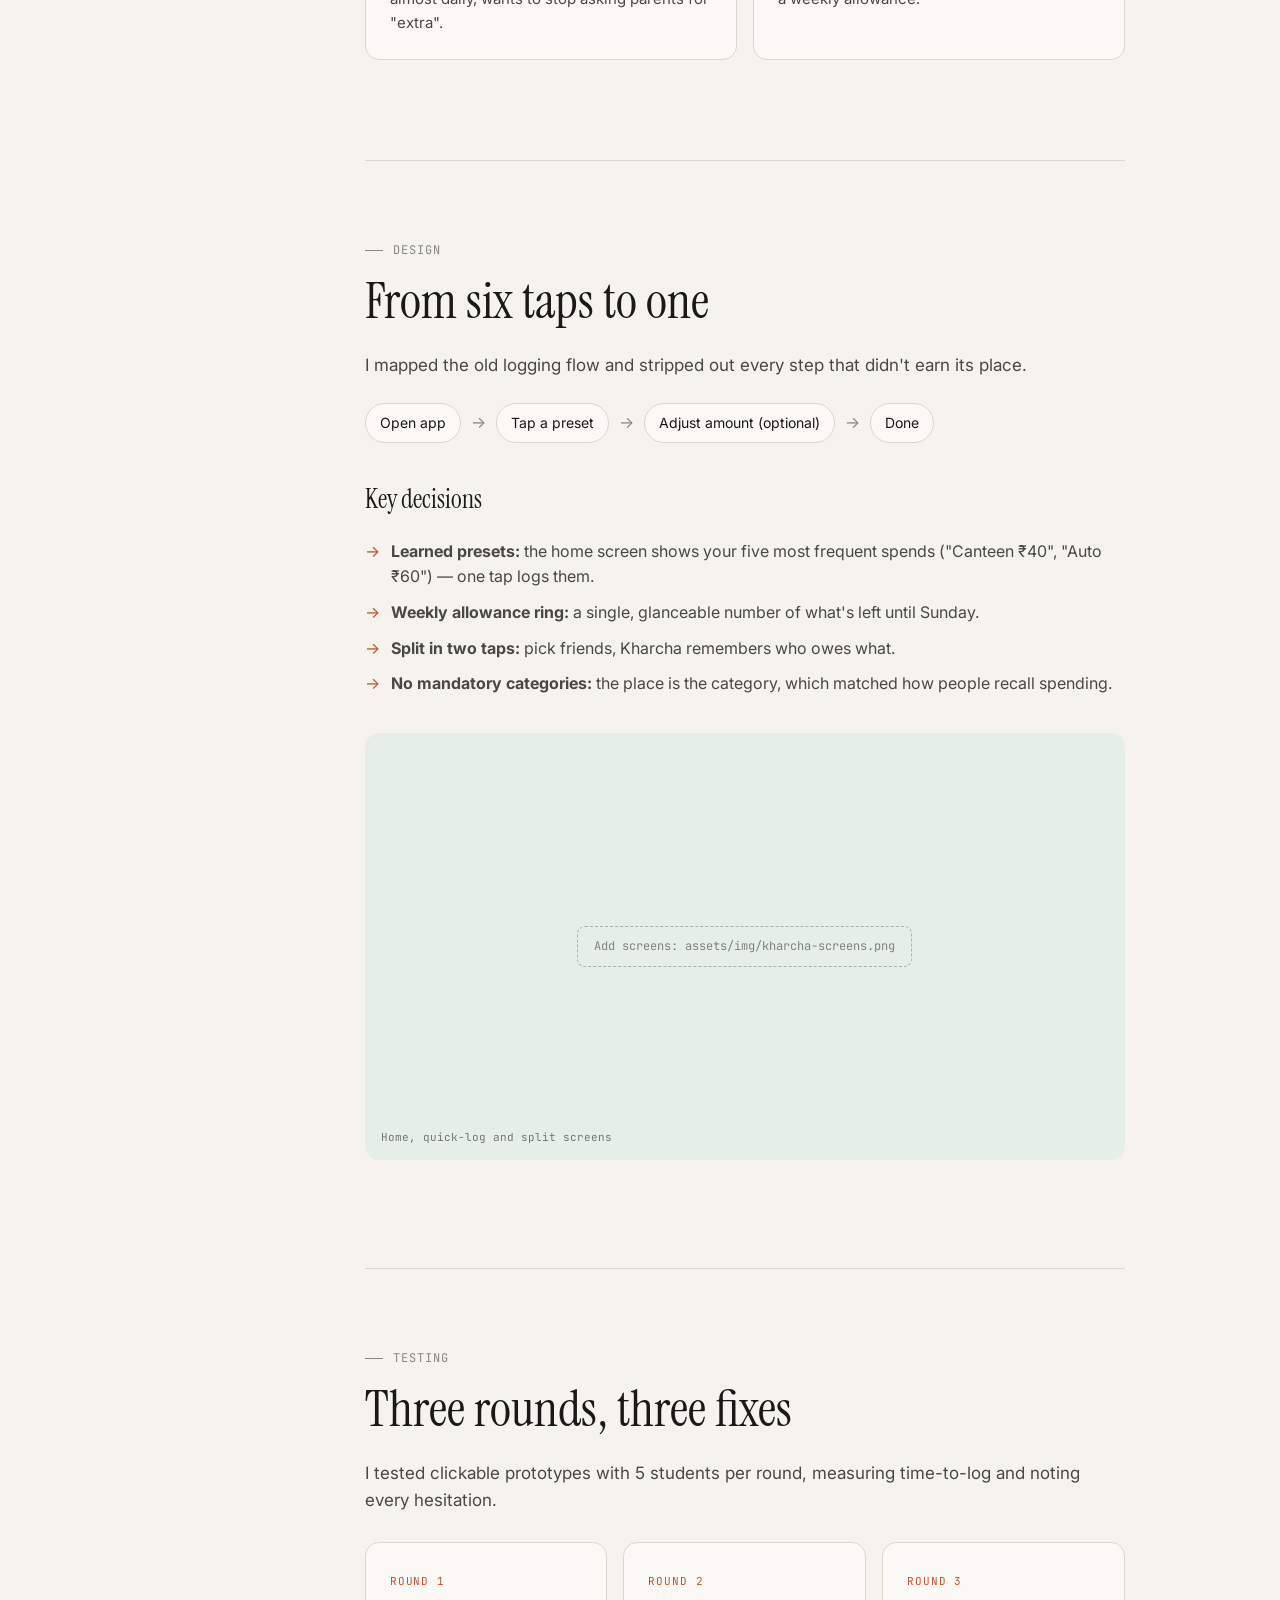
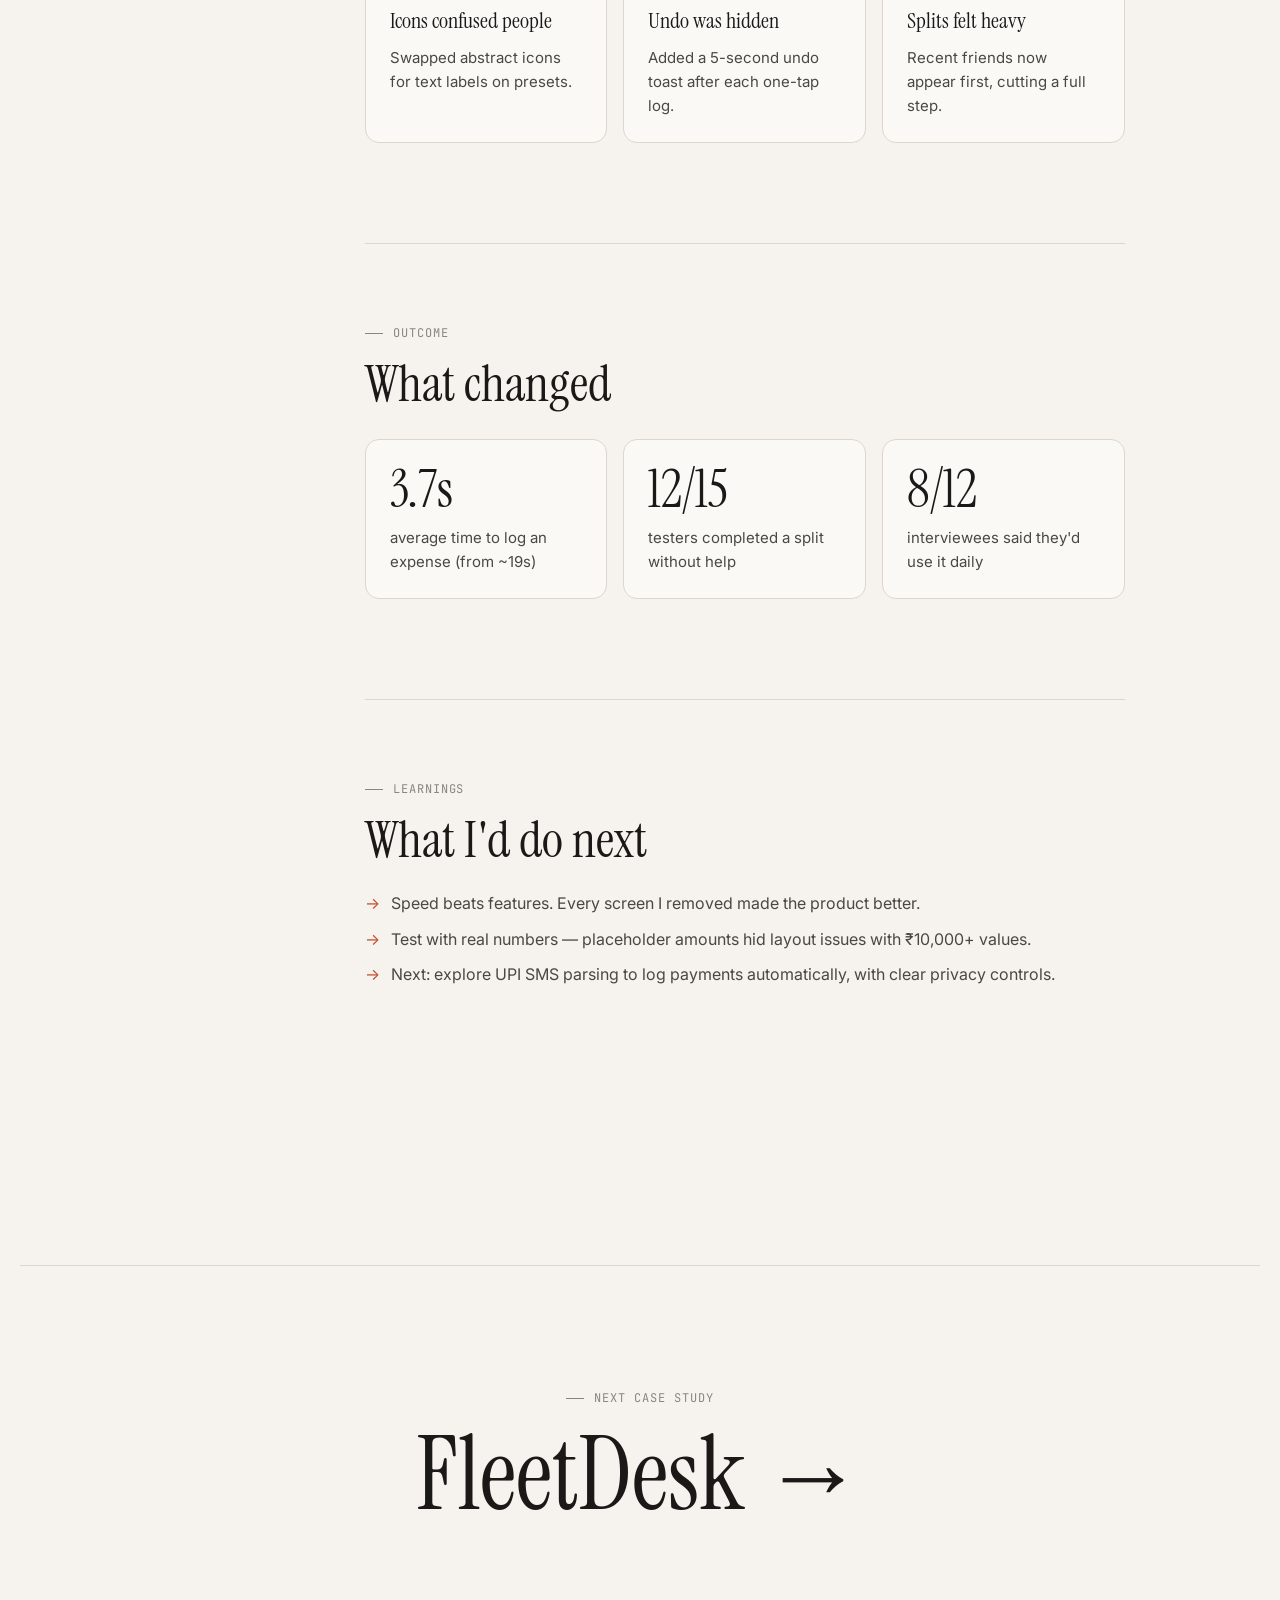
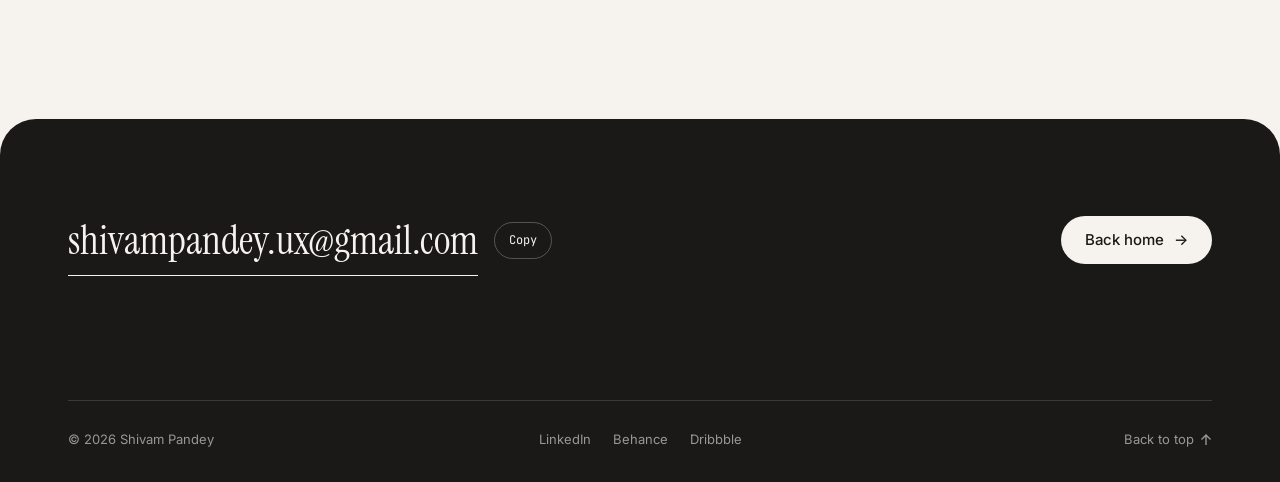
<file: case-studies/kharcha.html>
<!doctype html>
<html lang="en" class="no-js">
<head>
  <meta charset="utf-8" />
  <meta name="viewport" content="width=device-width, initial-scale=1" />
  <title>Kharcha — Case study · Shivam Pandey</title>
  <meta name="description" content="Case study: designing a five-second expense tracker for college students." />
  <link rel="icon" href="../assets/img/favicon.svg" type="image/svg+xml" />
  <link rel="preconnect" href="https://fonts.googleapis.com" />
  <link rel="preconnect" href="https://fonts.gstatic.com" crossorigin />
  <link href="https://fonts.googleapis.com/css2?family=Instrument+Serif:ital@0;1&family=Inter:wght@400;500;600&family=JetBrains+Mono:wght@400&display=swap" rel="stylesheet" />
  <link rel="stylesheet" href="../assets/css/style.css" />
  <script>
    (function () {
      try {
        var t = localStorage.getItem("theme");
        if (!t) t = window.matchMedia("(prefers-color-scheme: dark)").matches ? "dark" : "light";
        document.documentElement.setAttribute("data-theme", t);
      } catch (e) {}
    })();
  </script>
</head>
<body>
  <a class="skip-link" href="#content">Skip to content</a>
  <div class="grain" aria-hidden="true"></div>
  <div class="progress" aria-hidden="true"></div>
  <div class="cursor" aria-hidden="true"></div>
  <div class="cursor-ring" aria-hidden="true"><span class="cursor-ring__label">Next</span></div>
  <div class="page-wipe" aria-hidden="true"></div>

  <header class="nav">
    <div class="container nav__inner">
      <a href="../index.html" class="logo" aria-label="Shivam Pandey — home">
        <span class="logo__mark">sp</span><span>Shivam Pandey</span>
      </a>
      <nav class="nav__links" aria-label="Primary">
        <a href="../index.html#work">Work</a>
        <a href="../index.html#about">About</a>
        <button class="theme-toggle" data-theme-toggle aria-label="Toggle dark mode">
          <svg class="sun" viewBox="0 0 24 24" fill="none" stroke="currentColor" stroke-width="1.6" stroke-linecap="round"><circle cx="12" cy="12" r="4"/><path d="M12 2v2M12 20v2M4.9 4.9l1.4 1.4M17.7 17.7l1.4 1.4M2 12h2M20 12h2M4.9 19.1l1.4-1.4M17.7 6.3l1.4-1.4"/></svg>
          <svg class="moon" viewBox="0 0 24 24" fill="none" stroke="currentColor" stroke-width="1.6" stroke-linecap="round"><path d="M21 12.8A9 9 0 1 1 11.2 3a7 7 0 0 0 9.8 9.8Z"/></svg>
        </button>
        <a href="../index.html#contact" class="btn btn--dark btn--sm" data-magnetic>Let's talk</a>
      </nav>
      <button class="menu-btn" aria-label="Open menu" aria-expanded="false" aria-controls="mobile-menu"><span></span><span></span></button>
    </div>
  </header>
  <div class="mobile-menu" id="mobile-menu">
    <ul>
      <li><a class="mobile-menu__link" href="../index.html#work">Work</a></li>
      <li><a class="mobile-menu__link" href="../index.html#about">About</a></li>
      <li><a class="mobile-menu__link" href="../index.html#process">Process</a></li>
      <li><a class="mobile-menu__link" href="../index.html#contact">Contact</a></li>
    </ul>
    <div class="mobile-menu__foot"><span>Open to full-time roles</span></div>
  </div>

  <main id="content">
    <section class="cs-hero container">
      <a href="../index.html#work" class="back reveal">← All work</a>
      <span class="eyebrow reveal">Case study 01 · Personal project</span>
      <h1 class="cs-title">
        <span class="line-mask"><span>Kharcha: budgeting</span></span>
        <span class="line-mask"><span style="--d:.1s">in <em>five seconds.</em></span></span>
      </h1>
      <p class="cs-sub reveal" style="--d:.2s">
        Designing a mobile expense tracker for college students who have tried budgeting apps —
        and quit all of them within a week.
      </p>
      <!-- EDIT: update these details -->
      <dl class="cs-meta reveal" style="--d:.3s">
        <div><dt>Role</dt><dd>Solo product designer</dd></div>
        <div><dt>Timeline</dt><dd>6 weeks</dd></div>
        <div><dt>Tools</dt><dd>Figma, FigJam, Maze</dd></div>
        <div><dt>Platform</dt><dd>Android & iOS</dd></div>
      </dl>
    </section>

    <div class="container">
      <div class="cs-cover" style="--tone:#dce7de">
        <div class="mock">
          <span class="mock__glow"></span>
          <div class="phone phone--back">
            <div class="ui-line ui-line--dark ui-line--mid"></div>
            <div class="ui-row"><span class="ui-dot"></span><span class="ui-stack"><i class="ui-line"></i><i class="ui-line ui-line--short"></i></span></div>
            <div class="ui-row"><span class="ui-dot"></span><span class="ui-stack"><i class="ui-line"></i><i class="ui-line ui-line--short"></i></span></div>
            <div class="ui-row"><span class="ui-dot"></span><span class="ui-stack"><i class="ui-line"></i><i class="ui-line ui-line--short"></i></span></div>
          </div>
          <div class="phone phone--front">
            <div class="ui-line ui-line--dark ui-line--short"></div>
            <div class="ui-card ui-balance"><i class="ui-line ui-line--short"></i><i class="ui-line ui-line--big"></i></div>
            <div class="ui-bars"><i style="--h:40%;--n:0"></i><i style="--h:65%;--n:1"></i><i style="--h:50%;--n:2"></i><i style="--h:90%;--n:3"></i><i style="--h:35%;--n:4"></i><i style="--h:60%;--n:5"></i></div>
            <div class="ui-row"><span class="ui-dot"></span><span class="ui-stack"><i class="ui-line"></i><i class="ui-line ui-line--short"></i></span></div>
          </div>
        </div>
      </div>

      <div class="cs-layout">
        <aside class="toc" aria-label="On this page">
          <p>On this page</p>
          <a href="#overview">Overview</a>
          <a href="#problem">Problem</a>
          <a href="#research">Research</a>
          <a href="#design">Design</a>
          <a href="#testing">Testing</a>
          <a href="#outcome">Outcome</a>
          <a href="#learnings">Learnings</a>
        </aside>

        <div class="cs-body">
          <section class="cs-section" id="overview">
            <span class="eyebrow reveal">Overview</span>
            <h2 class="reveal">The short version</h2>
            <p class="reveal">Most budgeting apps are built for salaried adults with bank-linked accounts. Students pay in cash and UPI, split bills constantly, and get pocket money in irregular chunks. <strong>Kharcha</strong> is designed around those habits: log an expense in one tap, split it in two, and see what's left for the week — not the month.</p>
            <div class="grid-3">
              <div class="card reveal"><span class="card__k">Problem</span><h4>Logging is a chore</h4><p>Users quit because adding an expense took 6+ taps.</p></div>
              <div class="card reveal" style="--d:.08s"><span class="card__k">Solution</span><h4>One-tap logging</h4><p>Smart presets for the places students spend most.</p></div>
              <div class="card reveal" style="--d:.16s"><span class="card__k">Result</span><h4>Under 5 seconds</h4><p>Average time to log dropped in the final prototype.</p></div>
            </div>
          </section>

          <section class="cs-section" id="problem">
            <span class="eyebrow reveal">The problem</span>
            <h2 class="reveal">Money disappears in small amounts</h2>
            <p class="reveal">Chai, auto rides, photocopies, late-night food orders. Individually tiny, together they're the reason students are broke by the 20th. Existing apps treat each of these as a form to fill — so people simply stop logging.</p>
            <div class="callout reveal">"How might we make tracking small, frequent expenses feel effortless enough that students keep doing it?"</div>
          </section>

          <section class="cs-section" id="research">
            <span class="eyebrow reveal">Research</span>
            <h2 class="reveal">Listening before sketching</h2>
            <p class="reveal">I interviewed 12 students across three colleges, ran a short survey, and reviewed four popular finance apps to see where people dropped off.</p>
            <ul class="bullets reveal">
              <li><strong>8 of 12</strong> had tried a budgeting app and abandoned it within two weeks.</li>
              <li>Monthly budgets felt meaningless — pocket money and freelance income arrive irregularly.</li>
              <li>Splitting with friends was the #1 source of "lost" money.</li>
              <li>People remembered <em>where</em> they spent more easily than <em>how much</em>.</li>
            </ul>
            <h3 class="reveal">Who I designed for</h3>
            <div class="grid-2">
              <div class="card reveal"><span class="card__k">Persona</span><h4>Riya, 20 — hostel student</h4><p>Gets money from home every few weeks. Spends mostly via UPI, splits food orders almost daily, wants to stop asking parents for "extra".</p></div>
              <div class="card reveal" style="--d:.08s"><span class="card__k">Key insight</span><h4>Weeks, not months</h4><p>Students think in "how much can I spend until Sunday", so the core number should be a weekly allowance.</p></div>
            </div>
          </section>

          <section class="cs-section" id="design">
            <span class="eyebrow reveal">Design</span>
            <h2 class="reveal">From six taps to one</h2>
            <p class="reveal">I mapped the old logging flow and stripped out every step that didn't earn its place.</p>
            <div class="flow reveal"><span>Open app</span><i>→</i><span>Tap a preset</span><i>→</i><span>Adjust amount (optional)</span><i>→</i><span>Done</span></div>
            <h3 class="reveal">Key decisions</h3>
            <ul class="bullets reveal">
              <li><strong>Learned presets:</strong> the home screen shows your five most frequent spends ("Canteen ₹40", "Auto ₹60") — one tap logs them.</li>
              <li><strong>Weekly allowance ring:</strong> a single, glanceable number of what's left until Sunday.</li>
              <li><strong>Split in two taps:</strong> pick friends, Kharcha remembers who owes what.</li>
              <li><strong>No mandatory categories:</strong> the place is the category, which matched how people recall spending.</li>
            </ul>
            <figure class="figure reveal" style="--tone:#e6eee8">
              <span class="figure__placeholder">Add screens: assets/img/kharcha-screens.png</span>
              <figcaption>Home, quick-log and split screens</figcaption>
            </figure>
          </section>

          <section class="cs-section" id="testing">
            <span class="eyebrow reveal">Testing</span>
            <h2 class="reveal">Three rounds, three fixes</h2>
            <p class="reveal">I tested clickable prototypes with 5 students per round, measuring time-to-log and noting every hesitation.</p>
            <div class="grid-3">
              <div class="card reveal"><span class="card__k">Round 1</span><h4>Icons confused people</h4><p>Swapped abstract icons for text labels on presets.</p></div>
              <div class="card reveal" style="--d:.08s"><span class="card__k">Round 2</span><h4>Undo was hidden</h4><p>Added a 5-second undo toast after each one-tap log.</p></div>
              <div class="card reveal" style="--d:.16s"><span class="card__k">Round 3</span><h4>Splits felt heavy</h4><p>Recent friends now appear first, cutting a full step.</p></div>
            </div>
          </section>

          <section class="cs-section" id="outcome">
            <span class="eyebrow reveal">Outcome</span>
            <h2 class="reveal">What changed</h2>
            <!-- EDIT: replace with your real results -->
            <div class="grid-3">
              <div class="card reveal"><div class="metric" data-count="4.2" data-suffix="s">0</div><p>average time to log an expense (from ~19s)</p></div>
              <div class="card reveal" style="--d:.08s"><div class="metric" data-count="14" data-suffix="/15">0</div><p>testers completed a split without help</p></div>
              <div class="card reveal" style="--d:.16s"><div class="metric" data-count="9" data-suffix="/12">0</div><p>interviewees said they'd use it daily</p></div>
            </div>
          </section>

          <section class="cs-section" id="learnings">
            <span class="eyebrow reveal">Learnings</span>
            <h2 class="reveal">What I'd do next</h2>
            <ul class="bullets reveal">
              <li>Speed beats features. Every screen I removed made the product better.</li>
              <li>Test with real numbers — placeholder amounts hid layout issues with ₹10,000+ values.</li>
              <li>Next: explore UPI SMS parsing to log payments automatically, with clear privacy controls.</li>
            </ul>
          </section>
        </div>
      </div>
    </div>

    <a href="fleetdesk.html" class="next-project container" data-cursor="Next">
      <span class="eyebrow">Next case study</span>
      <h2>FleetDesk →</h2>
    </a>
  </main>

  <footer class="contact" id="contact" style="padding-top:clamp(56px,7vw,90px)">
    <div class="container">
      <div class="contact__row">
        <div style="display:flex;align-items:center;gap:16px;flex-wrap:wrap">
          <a class="mail" href="mailto:shivampandey.ux@gmail.com">shivampandey.ux@gmail.com</a>
          <button class="copy-btn" data-copy="shivampandey.ux@gmail.com">Copy</button>
        </div>
        <a href="../index.html" class="btn btn--light" data-magnetic>Back home <span class="arrow">→</span></a>
      </div>
      <div class="footer">
        <span>© <span data-year>2026</span> Shivam Pandey</span>
        <div class="socials">
          <a href="https://www.linkedin.com/in/" target="_blank" rel="noopener">LinkedIn</a>
          <a href="https://www.behance.net/" target="_blank" rel="noopener">Behance</a>
          <a href="https://dribbble.com/" target="_blank" rel="noopener">Dribbble</a>
        </div>
        <div class="footer__right"><a href="#content" class="to-top">Back to top
          <svg width="12" height="12" viewBox="0 0 12 12" fill="none" stroke="currentColor" stroke-width="1.4"><path d="M6 11V1M1.5 5.5 6 1l4.5 4.5"/></svg></a></div>
      </div>
    </div>
  </footer>

  <div class="toast" role="status" aria-live="polite"></div>
  <script src="../assets/js/main.js"></script>
</body>
</html>
</file>
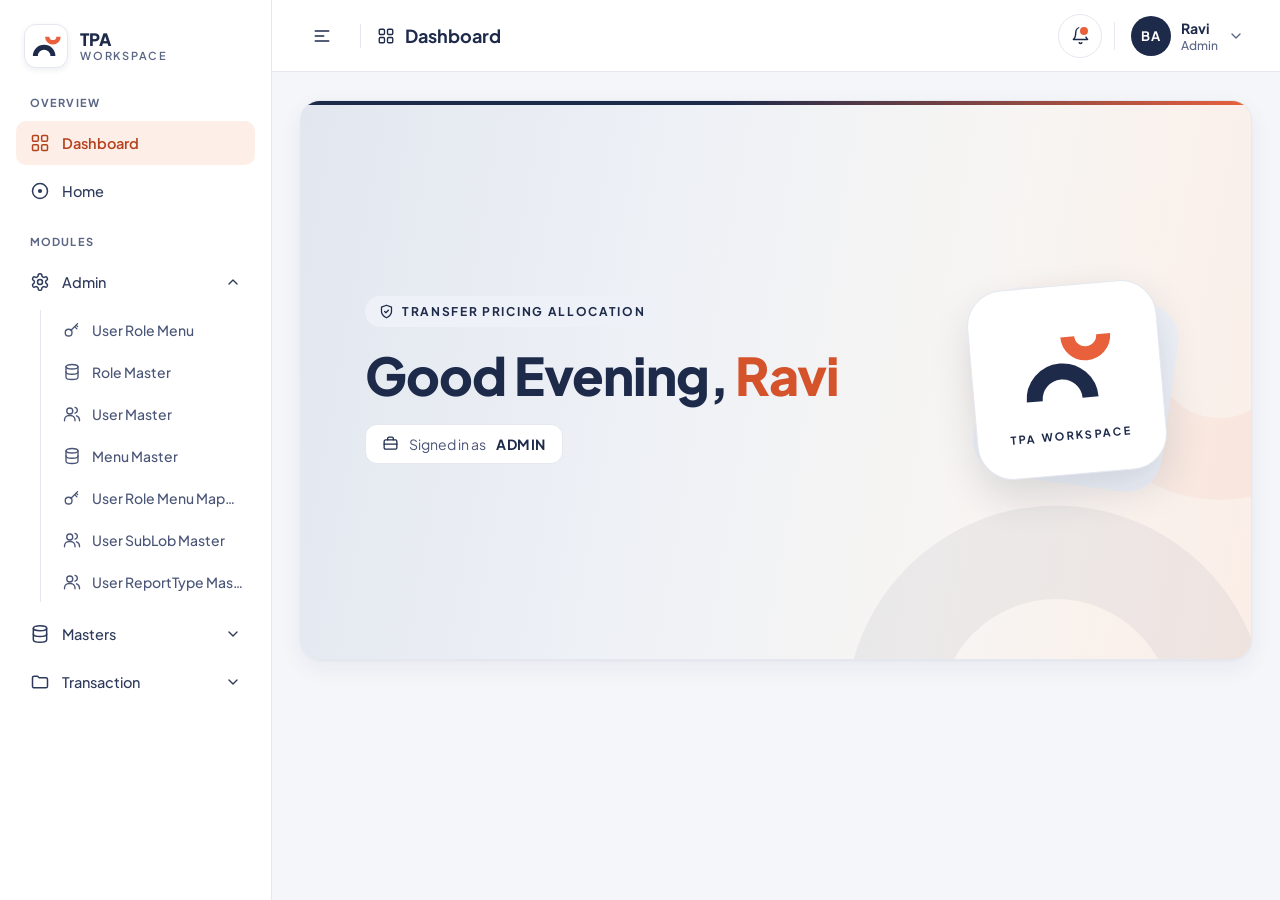
<file: prototypes/tpa-workspace.html>
<!doctype html>
<html lang="en" class="no-js">
<head>
  <meta charset="utf-8" />
  <meta name="viewport" content="width=device-width, initial-scale=1" />
  <title>TPA Workspace — Dashboard</title>
  <meta name="description" content="TPA Workspace: transfer pricing allocation admin dashboard prototype." />
  <meta name="theme-color" content="#ffffff" />
  <link rel="icon" href="../assets/img/tpa-mark.svg" type="image/svg+xml" />
  <link rel="preconnect" href="https://fonts.googleapis.com" />
  <link rel="preconnect" href="https://fonts.gstatic.com" crossorigin />
  <link href="https://fonts.googleapis.com/css2?family=Plus+Jakarta+Sans:wght@400;500;600;700;800&display=swap" rel="stylesheet" />
  <link rel="stylesheet" href="../assets/css/tpa-workspace.css" />
</head>
<body>
  <a class="skip-link" href="#content">Skip to content</a>

  <div class="tpa">
    <!-- ============ Sidebar ============ -->
    <aside class="sidebar" id="sidebar">
      <div class="brand">
        <div class="brand__tile">
          <svg width="30" height="30" viewBox="0 0 48 48" aria-hidden="true"><path d="M7 40 A14 14 0 0 1 35 40" fill="none" stroke="#1E2A4A" stroke-width="8"/><path d="M26 9 A9 9 0 0 0 44 9" fill="none" stroke="#E8613C" stroke-width="7"/></svg>
        </div>
        <div class="brand__text">
          <span class="brand__name">TPA</span>
          <span class="brand__sub">WORKSPACE</span>
        </div>
      </div>

      <nav class="side-nav" aria-label="Main">
        <span class="side-nav__label">OVERVIEW</span>

        <button class="nav-item" type="button" data-nav="dashboard" aria-current="page" title="Dashboard">
          <svg width="20" height="20" viewBox="0 0 24 24" fill="none" stroke="currentColor" stroke-width="1.8" stroke-linecap="round" stroke-linejoin="round" aria-hidden="true"><rect x="3" y="3" width="7" height="7" rx="1.5"/><rect x="14" y="3" width="7" height="7" rx="1.5"/><rect x="3" y="14" width="7" height="7" rx="1.5"/><rect x="14" y="14" width="7" height="7" rx="1.5"/></svg>
          <span class="nav-item__label">Dashboard</span>
        </button>

        <button class="nav-item" type="button" data-nav="home" title="Home">
          <svg width="20" height="20" viewBox="0 0 24 24" fill="none" stroke="currentColor" stroke-width="1.8" stroke-linecap="round" stroke-linejoin="round" aria-hidden="true"><circle cx="12" cy="12" r="9"/><circle cx="12" cy="12" r="1.6" fill="currentColor"/></svg>
          <span class="nav-item__label">Home</span>
        </button>

        <span class="side-nav__label side-nav__label--gap">MODULES</span>

        <!-- Admin group -->
        <button class="nav-item" type="button" aria-expanded="true" aria-controls="group-admin" data-group="admin" title="Admin">
          <svg width="20" height="20" viewBox="0 0 24 24" fill="none" stroke="currentColor" stroke-width="1.8" stroke-linecap="round" stroke-linejoin="round" aria-hidden="true"><path d="M12.2 2h-.4a2 2 0 0 0-2 2v.2a2 2 0 0 1-1 1.7l-.4.3a2 2 0 0 1-2 0l-.2-.1a2 2 0 0 0-2.7.7l-.2.4a2 2 0 0 0 .7 2.7l.2.1a2 2 0 0 1 1 1.7v.6a2 2 0 0 1-1 1.7l-.2.1a2 2 0 0 0-.7 2.7l.2.4a2 2 0 0 0 2.7.7l.2-.1a2 2 0 0 1 2 0l.4.3a2 2 0 0 1 1 1.7v.2a2 2 0 0 0 2 2h.4a2 2 0 0 0 2-2v-.2a2 2 0 0 1 1-1.7l.4-.3a2 2 0 0 1 2 0l.2.1a2 2 0 0 0 2.7-.7l.2-.4a2 2 0 0 0-.7-2.7l-.2-.1a2 2 0 0 1-1-1.7v-.6a2 2 0 0 1 1-1.7l.2-.1a2 2 0 0 0 .7-2.7l-.2-.4a2 2 0 0 0-2.7-.7l-.2.1a2 2 0 0 1-2 0l-.4-.3a2 2 0 0 1-1-1.7V4a2 2 0 0 0-2-2z"/><circle cx="12" cy="12" r="3"/></svg>
          <span class="nav-item__label">Admin</span>
          <svg class="nav-item__chev" width="16" height="16" viewBox="0 0 24 24" fill="none" stroke="currentColor" stroke-width="2" stroke-linecap="round" stroke-linejoin="round" aria-hidden="true"><path d="m6 9 6 6 6-6"/></svg>
        </button>

        <div class="side-nav__group" id="group-admin">
          <button class="nav-item nav-item--sub" type="button" data-nav="urm">
            <svg width="18" height="18" viewBox="0 0 24 24" fill="none" stroke="currentColor" stroke-width="1.8" stroke-linecap="round" stroke-linejoin="round" aria-hidden="true"><circle cx="7.5" cy="15.5" r="4.5"/><path d="m10.7 12.3 8.8-8.8"/><path d="m15.5 7.5 3 3"/><path d="m17.5 5.5 2 2"/></svg>
            <span class="nav-item__label">User Role Menu</span>
          </button>
          <button class="nav-item nav-item--sub" type="button" data-nav="role">
            <svg width="18" height="18" viewBox="0 0 24 24" fill="none" stroke="currentColor" stroke-width="1.8" stroke-linecap="round" stroke-linejoin="round" aria-hidden="true"><ellipse cx="12" cy="5" rx="8" ry="3"/><path d="M4 5v14c0 1.7 3.6 3 8 3s8-1.3 8-3V5"/><path d="M4 12c0 1.7 3.6 3 8 3s8-1.3 8-3"/></svg>
            <span class="nav-item__label">Role Master</span>
          </button>
          <button class="nav-item nav-item--sub" type="button" data-nav="user">
            <svg width="18" height="18" viewBox="0 0 24 24" fill="none" stroke="currentColor" stroke-width="1.8" stroke-linecap="round" stroke-linejoin="round" aria-hidden="true"><circle cx="9" cy="8" r="4"/><path d="M2 21v-1a6 6 0 0 1 6-6h2a6 6 0 0 1 6 6v1"/><path d="M16 3.1a4 4 0 0 1 0 7.8"/><path d="M22 21v-1a6 6 0 0 0-4-5.6"/></svg>
            <span class="nav-item__label">User Master</span>
          </button>
          <button class="nav-item nav-item--sub" type="button" data-nav="menu">
            <svg width="18" height="18" viewBox="0 0 24 24" fill="none" stroke="currentColor" stroke-width="1.8" stroke-linecap="round" stroke-linejoin="round" aria-hidden="true"><ellipse cx="12" cy="5" rx="8" ry="3"/><path d="M4 5v14c0 1.7 3.6 3 8 3s8-1.3 8-3V5"/><path d="M4 12c0 1.7 3.6 3 8 3s8-1.3 8-3"/></svg>
            <span class="nav-item__label">Menu Master</span>
          </button>
          <button class="nav-item nav-item--sub" type="button" data-nav="urmm">
            <svg width="18" height="18" viewBox="0 0 24 24" fill="none" stroke="currentColor" stroke-width="1.8" stroke-linecap="round" stroke-linejoin="round" aria-hidden="true"><circle cx="7.5" cy="15.5" r="4.5"/><path d="m10.7 12.3 8.8-8.8"/><path d="m15.5 7.5 3 3"/><path d="m17.5 5.5 2 2"/></svg>
            <span class="nav-item__label">User Role Menu Mapping</span>
          </button>
          <button class="nav-item nav-item--sub" type="button" data-nav="sublob">
            <svg width="18" height="18" viewBox="0 0 24 24" fill="none" stroke="currentColor" stroke-width="1.8" stroke-linecap="round" stroke-linejoin="round" aria-hidden="true"><circle cx="9" cy="8" r="4"/><path d="M2 21v-1a6 6 0 0 1 6-6h2a6 6 0 0 1 6 6v1"/><path d="M16 3.1a4 4 0 0 1 0 7.8"/><path d="M22 21v-1a6 6 0 0 0-4-5.6"/></svg>
            <span class="nav-item__label">User SubLob Master</span>
          </button>
          <button class="nav-item nav-item--sub" type="button" data-nav="report">
            <svg width="18" height="18" viewBox="0 0 24 24" fill="none" stroke="currentColor" stroke-width="1.8" stroke-linecap="round" stroke-linejoin="round" aria-hidden="true"><circle cx="9" cy="8" r="4"/><path d="M2 21v-1a6 6 0 0 1 6-6h2a6 6 0 0 1 6 6v1"/><path d="M16 3.1a4 4 0 0 1 0 7.8"/><path d="M22 21v-1a6 6 0 0 0-4-5.6"/></svg>
            <span class="nav-item__label">User ReportType Master</span>
          </button>
        </div>

        <!-- Masters (sub-menu not designed yet) -->
        <button class="nav-item" type="button" aria-expanded="false" title="Masters">
          <svg width="20" height="20" viewBox="0 0 24 24" fill="none" stroke="currentColor" stroke-width="1.8" stroke-linecap="round" stroke-linejoin="round" aria-hidden="true"><ellipse cx="12" cy="5" rx="8" ry="3"/><path d="M4 5v14c0 1.7 3.6 3 8 3s8-1.3 8-3V5"/><path d="M4 12c0 1.7 3.6 3 8 3s8-1.3 8-3"/></svg>
          <span class="nav-item__label">Masters</span>
          <svg class="nav-item__chev" width="16" height="16" viewBox="0 0 24 24" fill="none" stroke="currentColor" stroke-width="2" stroke-linecap="round" stroke-linejoin="round" aria-hidden="true"><path d="m6 9 6 6 6-6"/></svg>
        </button>

        <!-- Transaction (sub-menu not designed yet) -->
        <button class="nav-item" type="button" aria-expanded="false" title="Transaction">
          <svg width="20" height="20" viewBox="0 0 24 24" fill="none" stroke="currentColor" stroke-width="1.8" stroke-linecap="round" stroke-linejoin="round" aria-hidden="true"><path d="M3 7a2 2 0 0 1 2-2h4l2 2h8a2 2 0 0 1 2 2v8a2 2 0 0 1-2 2H5a2 2 0 0 1-2-2z"/></svg>
          <span class="nav-item__label">Transaction</span>
          <svg class="nav-item__chev" width="16" height="16" viewBox="0 0 24 24" fill="none" stroke="currentColor" stroke-width="2" stroke-linecap="round" stroke-linejoin="round" aria-hidden="true"><path d="m6 9 6 6 6-6"/></svg>
        </button>
      </nav>
    </aside>

    <!-- ============ Main ============ -->
    <div class="main">
      <header class="topbar">
        <button class="icon-btn" type="button" data-sidebar-toggle aria-label="Toggle sidebar" aria-controls="sidebar" aria-expanded="true">
          <svg width="20" height="20" viewBox="0 0 24 24" fill="none" stroke="currentColor" stroke-width="2" stroke-linecap="round" aria-hidden="true"><path d="M4 6h16"/><path d="M4 12h10"/><path d="M4 18h16"/></svg>
        </button>
        <span class="topbar__divider" aria-hidden="true"></span>
        <div class="topbar__title">
          <svg width="18" height="18" viewBox="0 0 24 24" fill="none" stroke="currentColor" stroke-width="1.8" stroke-linecap="round" stroke-linejoin="round" aria-hidden="true"><rect x="3" y="3" width="7" height="7" rx="1.5"/><rect x="14" y="3" width="7" height="7" rx="1.5"/><rect x="3" y="14" width="7" height="7" rx="1.5"/><rect x="14" y="14" width="7" height="7" rx="1.5"/></svg>
          <h1 data-page-title>Dashboard</h1>
        </div>

        <div class="topbar__actions">
          <button class="icon-btn icon-btn--round" type="button" aria-label="Notifications (unread)">
            <svg width="19" height="19" viewBox="0 0 24 24" fill="none" stroke="currentColor" stroke-width="1.8" stroke-linecap="round" stroke-linejoin="round" aria-hidden="true"><path d="M6 8a6 6 0 0 1 12 0c0 7 3 9 3 9H3s3-2 3-9"/><path d="M10.3 21a1.9 1.9 0 0 0 3.4 0"/></svg>
            <span class="icon-btn__dot" aria-hidden="true"></span>
          </button>
          <span class="topbar__divider topbar__divider--tall" aria-hidden="true"></span>
          <button class="account" type="button" aria-label="Account menu">
            <span class="account__avatar">BA</span>
            <span class="account__meta">
              <span class="account__name">Ravi</span>
              <span class="account__role">Admin</span>
            </span>
            <svg width="16" height="16" viewBox="0 0 24 24" fill="none" stroke="#5B6585" stroke-width="2" stroke-linecap="round" stroke-linejoin="round" aria-hidden="true"><path d="m6 9 6 6 6-6"/></svg>
          </button>
        </div>
      </header>

      <main class="content" id="content">
        <section class="welcome" aria-labelledby="welcome-title">
          <div class="welcome__rule" aria-hidden="true"></div>
          <svg class="welcome__watermark" viewBox="0 0 48 48" aria-hidden="true"><path d="M7 40 A14 14 0 0 1 35 40" fill="none" stroke="#1E2A4A" stroke-width="8"/><path d="M26 9 A9 9 0 0 0 44 9" fill="none" stroke="#E8613C" stroke-width="7"/></svg>

          <div class="welcome__copy">
            <span class="pill" style="--i:0">
              <svg width="15" height="15" viewBox="0 0 24 24" fill="none" stroke="currentColor" stroke-width="2" stroke-linecap="round" stroke-linejoin="round" aria-hidden="true"><path d="M12 22s8-4 8-10V5l-8-3-8 3v7c0 6 8 10 8 10z"/><path d="m9 12 2 2 4-4"/></svg>
              TRANSFER PRICING ALLOCATION
            </span>
            <h2 class="welcome__title" id="welcome-title" style="--i:1"><span data-greeting>Good Afternoon</span>, <em>Ravi</em></h2>
            <span class="signed-in" style="--i:2">
              <svg width="17" height="17" viewBox="0 0 24 24" fill="none" stroke="#1E2A4A" stroke-width="1.8" stroke-linecap="round" stroke-linejoin="round" aria-hidden="true"><rect x="3" y="7" width="18" height="13" rx="2"/><path d="M16 7V5a2 2 0 0 0-2-2h-4a2 2 0 0 0-2 2v2"/><path d="M3 13h18"/></svg>
              <span>Signed in as</span> <strong>ADMIN</strong>
            </span>
          </div>

          <div class="welcome__art" style="--i:3" aria-hidden="true">
            <div class="welcome__glow"></div>
            <div class="welcome__tile-back"></div>
            <div class="welcome__tile">
              <svg width="96" height="96" viewBox="0 0 48 48"><path d="M7 40 A14 14 0 0 1 35 40" fill="none" stroke="#1E2A4A" stroke-width="8"/><path d="M26 9 A9 9 0 0 0 44 9" fill="none" stroke="#E8613C" stroke-width="7"/></svg>
              <span>TPA WORKSPACE</span>
            </div>
          </div>
        </section>
      </main>
    </div>

    <div class="scrim" data-scrim aria-hidden="true"></div>
  </div>

  <script src="../assets/js/tpa-workspace.js"></script>
</body>
</html>
</file>
<file: assets/css/style.css>
/* ==========================================================================
   Shivam Pandey — Product Design Portfolio
   Classic & simple: paper tones, serif display, one warm accent.
   ========================================================================== */

:root {
  --bg: #f6f3ee;
  --bg-soft: #efeae2;
  --surface: #fbf9f6;
  --ink: #1a1917;
  --ink-2: #4a4843;
  --ink-3: #8a867e;
  --line: #dcd6cc;
  --accent: #c2502e;
  --accent-soft: #f1ddd3;
  --ok: #3f8f5a;

  --serif: "Instrument Serif", "Times New Roman", Georgia, serif;
  --sans: "Inter", system-ui, -apple-system, "Segoe UI", Roboto, sans-serif;
  --mono: "JetBrains Mono", ui-monospace, SFMono-Regular, Menlo, monospace;

  --ease: cubic-bezier(0.22, 1, 0.36, 1);
  --ease-in-out: cubic-bezier(0.76, 0, 0.24, 1);
  --radius: 14px;
  --gutter: clamp(16px, 4vw, 48px);
  --max: 1240px;
}

:root[data-theme="dark"] {
  --bg: #141412;
  --bg-soft: #1c1b19;
  --surface: #1f1e1b;
  --ink: #f1ede6;
  --ink-2: #bdb8ae;
  --ink-3: #7f7a71;
  --line: #2f2d29;
  --accent: #e0714d;
  --accent-soft: #3a241c;
}

/* ---------- Reset ---------- */
*,
*::before,
*::after { box-sizing: border-box; }

html { -webkit-text-size-adjust: 100%; scroll-behavior: smooth; }
body {
  margin: 0;
  background: var(--bg);
  color: var(--ink);
  font-family: var(--sans);
  font-size: 16px;
  line-height: 1.6;
  -webkit-font-smoothing: antialiased;
  text-rendering: optimizeLegibility;
  overflow-x: hidden;
  transition: background-color 0.5s var(--ease), color 0.5s var(--ease);
}
img, svg { display: block; max-width: 100%; }
a { color: inherit; text-decoration: none; }
button { font: inherit; color: inherit; background: none; border: 0; cursor: pointer; padding: 0; }
h1, h2, h3, h4 { margin: 0; font-weight: 400; }
p { margin: 0; }
ul { list-style: none; margin: 0; padding: 0; }
::selection { background: var(--accent); color: #fff; }

:focus-visible {
  outline: 2px solid var(--accent);
  outline-offset: 3px;
  border-radius: 4px;
}

.skip-link {
  position: fixed;
  top: 12px; left: 12px;
  z-index: 1000;
  padding: 10px 16px;
  background: var(--ink);
  color: var(--bg);
  border-radius: 8px;
  transform: translateY(-200%);
  transition: transform 0.3s var(--ease);
}
.skip-link:focus { transform: none; }

.container {
  width: 100%;
  max-width: var(--max);
  margin: 0 auto;
  padding: 0 var(--gutter);
}

/* Paper grain — a tiny detail that makes flat colour feel printed */
.grain {
  position: fixed;
  inset: -50%;
  z-index: 999;
  pointer-events: none;
  opacity: 0.05;
  background-image: url("data:image/svg+xml,%3Csvg xmlns='http://www.w3.org/2000/svg' width='160' height='160'%3E%3Cfilter id='n'%3E%3CfeTurbulence type='fractalNoise' baseFrequency='.9' numOctaves='3' stitchTiles='stitch'/%3E%3C/filter%3E%3Crect width='100%25' height='100%25' filter='url(%23n)'/%3E%3C/svg%3E");
  animation: grain 8s steps(10) infinite;
}
@keyframes grain {
  0%, 100% { transform: translate(0, 0); }
  20% { transform: translate(-3%, 2%); }
  40% { transform: translate(2%, -3%); }
  60% { transform: translate(-2%, -1%); }
  80% { transform: translate(3%, 3%); }
}

/* ---------- Type helpers ---------- */
.serif { font-family: var(--serif); }
.italic { font-style: italic; }
.accent { color: var(--accent); }
.eyebrow {
  display: inline-flex;
  align-items: center;
  gap: 10px;
  font-family: var(--mono);
  font-size: 12px;
  letter-spacing: 0.08em;
  text-transform: uppercase;
  color: var(--ink-3);
}
.eyebrow::before {
  content: "";
  width: 18px;
  height: 1px;
  background: currentColor;
}
.muted { color: var(--ink-2); }

/* ---------- Preloader ---------- */
.preloader {
  position: fixed;
  inset: 0;
  z-index: 2000;
  display: grid;
  place-items: center;
  background: var(--ink);
  color: var(--bg);
  transition: transform 1s var(--ease-in-out);
}
.preloader.is-done { transform: translateY(-100%); }
.preloader__name {
  display: flex;
  overflow: hidden;
  font-family: var(--serif);
  font-size: clamp(40px, 8vw, 96px);
  line-height: 1.1;
}
.preloader__name span {
  display: inline-block;
  transform: translateY(110%);
  animation: rise 0.9s var(--ease) forwards;
  animation-delay: calc(var(--i) * 45ms);
}
.preloader__count {
  position: absolute;
  right: var(--gutter);
  bottom: var(--gutter);
  font-family: var(--mono);
  font-size: 13px;
  opacity: 0.7;
}
.preloader__role {
  position: absolute;
  left: var(--gutter);
  bottom: var(--gutter);
  font-family: var(--mono);
  font-size: 13px;
  opacity: 0.7;
}
@keyframes rise { to { transform: translateY(0); } }

/* ---------- Cursor ---------- */
.cursor,
.cursor-ring {
  position: fixed;
  top: 0; left: 0;
  z-index: 1500;
  pointer-events: none;
  border-radius: 50%;
  transform: translate3d(-100px, -100px, 0);
}
.cursor {
  width: 6px; height: 6px;
  margin: -3px 0 0 -3px;
  background: var(--accent);
}
.cursor-ring {
  width: 36px; height: 36px;
  margin: -18px 0 0 -18px;
  border: 1px solid var(--ink-3);
  display: grid;
  place-items: center;
  transition: width 0.35s var(--ease), height 0.35s var(--ease), margin 0.35s var(--ease),
    background-color 0.35s var(--ease), border-color 0.35s var(--ease);
}
.cursor-ring__label {
  font-family: var(--mono);
  font-size: 11px;
  letter-spacing: 0.06em;
  text-transform: uppercase;
  color: #fff;
  opacity: 0;
  transition: opacity 0.2s;
}
body.cursor-hover .cursor-ring {
  width: 56px; height: 56px;
  margin: -28px 0 0 -28px;
  border-color: var(--accent);
}
body.cursor-view .cursor-ring {
  width: 88px; height: 88px;
  margin: -44px 0 0 -44px;
  background: var(--accent);
  border-color: var(--accent);
}
body.cursor-view .cursor-ring__label { opacity: 1; }
body.cursor-view .cursor { opacity: 0; }
@media (hover: none), (pointer: coarse) {
  .cursor, .cursor-ring { display: none; }
}

/* ---------- Scroll progress ---------- */
.progress {
  position: fixed;
  top: 0; left: 0;
  z-index: 200;
  height: 2px;
  width: 100%;
  background: var(--accent);
  transform-origin: 0 50%;
  transform: scaleX(0);
}

/* ---------- Navigation ---------- */
.nav {
  position: fixed;
  top: 0; left: 0; right: 0;
  z-index: 100;
  transition: transform 0.5s var(--ease), background-color 0.4s, border-color 0.4s;
  border-bottom: 1px solid transparent;
}
.nav.is-scrolled {
  background: color-mix(in srgb, var(--bg) 82%, transparent);
  backdrop-filter: blur(12px) saturate(140%);
  -webkit-backdrop-filter: blur(12px) saturate(140%);
  border-bottom-color: var(--line);
}
.nav.is-hidden { transform: translateY(-100%); }
.nav__inner {
  display: flex;
  align-items: center;
  justify-content: space-between;
  height: 72px;
}
.logo {
  display: inline-flex;
  align-items: center;
  gap: 10px;
  font-family: var(--serif);
  font-size: 22px;
  line-height: 1;
}
.logo__mark {
  display: grid;
  place-items: center;
  width: 34px; height: 34px;
  border-radius: 50%;
  border: 1px solid var(--ink);
  font-size: 15px;
  font-style: italic;
  transition: transform 0.6s var(--ease), background-color 0.3s, color 0.3s;
}
.logo:hover .logo__mark { transform: rotate(-360deg); background: var(--ink); color: var(--bg); }

.nav__links {
  display: flex;
  align-items: center;
  gap: 32px;
  font-size: 14px;
}
.nav__links a:not(.btn) { position: relative; color: var(--ink-2); transition: color 0.3s; }
.nav__links a:not(.btn):hover,
.nav__links a.is-active { color: var(--ink); }
.nav__links a:not(.btn)::after {
  content: "";
  position: absolute;
  left: 0; bottom: -4px;
  width: 100%; height: 1px;
  background: currentColor;
  transform: scaleX(0);
  transform-origin: right;
  transition: transform 0.45s var(--ease);
}
.nav__links a:not(.btn):hover::after,
.nav__links a.is-active::after { transform: scaleX(1); transform-origin: left; }
.nav__num { font-family: var(--mono); font-size: 10px; color: var(--accent); margin-right: 4px; vertical-align: super; }

.theme-toggle {
  position: relative;
  width: 36px; height: 36px;
  border-radius: 50%;
  border: 1px solid var(--line);
  display: grid;
  place-items: center;
  transition: border-color 0.3s, transform 0.5s var(--ease);
}
.theme-toggle:hover { border-color: var(--ink); transform: rotate(40deg); }
.theme-toggle svg { width: 16px; height: 16px; }
.theme-toggle .moon { display: none; }
:root[data-theme="dark"] .theme-toggle .sun { display: none; }
:root[data-theme="dark"] .theme-toggle .moon { display: block; }

.menu-btn {
  display: none;
  width: 44px; height: 44px;
  position: relative;
}
.menu-btn span {
  position: absolute;
  left: 11px; right: 11px;
  height: 1.5px;
  background: var(--ink);
  transition: transform 0.4s var(--ease), top 0.4s var(--ease);
}
.menu-btn span:nth-child(1) { top: 18px; }
.menu-btn span:nth-child(2) { top: 25px; }
.menu-open .menu-btn span:nth-child(1) { top: 21.5px; transform: rotate(45deg); }
.menu-open .menu-btn span:nth-child(2) { top: 21.5px; transform: rotate(-45deg); }

.mobile-menu {
  position: fixed;
  inset: 0;
  z-index: 90;
  background: var(--bg);
  padding: 110px var(--gutter) 40px;
  display: flex;
  flex-direction: column;
  justify-content: space-between;
  clip-path: circle(0% at calc(100% - 38px) 36px);
  transition: clip-path 0.8s var(--ease-in-out);
}
.menu-open .mobile-menu { clip-path: circle(150% at calc(100% - 38px) 36px); }
.mobile-menu a.mobile-menu__link {
  display: block;
  font-family: var(--serif);
  font-size: 48px;
  line-height: 1.2;
  border-bottom: 1px solid var(--line);
  padding: 8px 0;
  opacity: 0;
  transform: translateY(30px);
  transition: opacity 0.5s, transform 0.6s var(--ease);
}
.menu-open .mobile-menu a.mobile-menu__link { opacity: 1; transform: none; }
.menu-open .mobile-menu li:nth-child(1) a { transition-delay: 0.25s; }
.menu-open .mobile-menu li:nth-child(2) a { transition-delay: 0.3s; }
.menu-open .mobile-menu li:nth-child(3) a { transition-delay: 0.35s; }
.menu-open .mobile-menu li:nth-child(4) a { transition-delay: 0.4s; }
.mobile-menu__foot { display: flex; justify-content: space-between; font-size: 14px; color: var(--ink-2); }
body.menu-open { overflow: hidden; }

/* ---------- Buttons & links ---------- */
.btn {
  position: relative;
  display: inline-flex;
  align-items: center;
  gap: 10px;
  height: 48px;
  padding: 0 24px;
  border-radius: 999px;
  font-size: 15px;
  font-weight: 500;
  overflow: hidden;
  isolation: isolate;
  transition: color 0.4s var(--ease), border-color 0.4s;
  will-change: transform;
}
.btn--sm { height: 40px; padding: 0 18px; font-size: 14px; }
.btn--dark { background: var(--ink); color: var(--bg); }
.btn--ghost { border: 1px solid var(--ink); }
.btn::before {
  content: "";
  position: absolute;
  inset: 0;
  z-index: -1;
  border-radius: inherit;
  background: var(--accent);
  transform: translateY(101%);
  transition: transform 0.5s var(--ease);
}
.btn:hover::before { transform: translateY(0); }
.btn--ghost:hover { color: #fff; border-color: var(--accent); }
.btn--dark:hover { color: #fff; }
.btn .arrow { transition: transform 0.4s var(--ease); }
.btn:hover .arrow { transform: translateX(4px) rotate(-45deg); }

.link-arrow {
  display: inline-flex;
  align-items: center;
  gap: 8px;
  font-weight: 500;
  border-bottom: 1px solid var(--line);
  padding-bottom: 2px;
  transition: border-color 0.3s, gap 0.3s var(--ease);
}
.link-arrow:hover { border-color: var(--ink); gap: 12px; }

/* ---------- Reveal animations ---------- */
.reveal {
  opacity: 0;
  transform: translateY(28px);
  transition: opacity 1s var(--ease), transform 1s var(--ease);
  transition-delay: var(--d, 0s);
}
.reveal.is-in { opacity: 1; transform: none; }

.line-mask { display: block; overflow: hidden; padding-bottom: 0.08em; margin-bottom: -0.08em; }
.line-mask > span {
  display: inline-block;
  transform: translateY(105%);
  transition: transform 1.1s var(--ease);
  transition-delay: var(--d, 0s);
}
.is-in .line-mask > span,
.line-mask.is-in > span { transform: none; }

.draw-line {
  height: 1px;
  background: var(--line);
  transform: scaleX(0);
  transform-origin: left;
  transition: transform 1.4s var(--ease);
}
.draw-line.is-in { transform: scaleX(1); }

/* ---------- Hero ---------- */
.hero {
  position: relative;
  min-height: 100svh;
  display: flex;
  flex-direction: column;
  justify-content: flex-end;
  padding-top: 120px;
  padding-bottom: 48px;
}
.hero__status {
  display: inline-flex;
  align-items: center;
  gap: 10px;
  padding: 6px 14px 6px 10px;
  border: 1px solid var(--line);
  border-radius: 999px;
  font-size: 13px;
  color: var(--ink-2);
  background: var(--surface);
  margin-bottom: 36px;
}
.pulse {
  position: relative;
  width: 8px; height: 8px;
  border-radius: 50%;
  background: var(--ok);
}
.pulse::after {
  content: "";
  position: absolute;
  inset: 0;
  border-radius: 50%;
  background: var(--ok);
  animation: pulse 2s var(--ease) infinite;
}
@keyframes pulse {
  0% { transform: scale(1); opacity: 0.6; }
  100% { transform: scale(3.2); opacity: 0; }
}
.hero__title {
  font-family: var(--serif);
  font-size: clamp(48px, 9.6vw, 148px);
  line-height: 0.98;
  letter-spacing: -0.02em;
}
.hero__title em { color: var(--accent); }
.hero__title .dot { display: inline-block; color: var(--accent); }
.hero__foot {
  display: grid;
  grid-template-columns: 1.2fr 1fr auto;
  gap: 32px;
  align-items: end;
  margin-top: 56px;
  padding-top: 28px;
  border-top: 1px solid var(--line);
}
.hero__intro { max-width: 460px; font-size: 17px; color: var(--ink-2); }
.hero__intro strong { color: var(--ink); font-weight: 500; }
.hero__meta { display: grid; gap: 6px; font-size: 13px; font-family: var(--mono); color: var(--ink-3); }
.hero__meta b { font-weight: 400; color: var(--ink); }
.hero__actions { display: flex; gap: 12px; flex-wrap: wrap; }

.scroll-cue {
  position: absolute;
  right: var(--gutter);
  top: 50%;
  display: flex;
  align-items: center;
  gap: 12px;
  writing-mode: vertical-rl;
  font-family: var(--mono);
  font-size: 11px;
  letter-spacing: 0.1em;
  text-transform: uppercase;
  color: var(--ink-3);
}
.scroll-cue__line {
  position: relative;
  width: 1px; height: 64px;
  background: var(--line);
  overflow: hidden;
}
.scroll-cue__line::after {
  content: "";
  position: absolute;
  left: 0; top: -40%;
  width: 1px; height: 40%;
  background: var(--ink);
  animation: cue 2s var(--ease-in-out) infinite;
}
@keyframes cue { to { top: 100%; } }

/* rotating badge */
.badge {
  position: absolute;
  right: calc(var(--gutter) + 40px);
  top: 130px;
  width: 128px; height: 128px;
}
.badge svg { width: 100%; height: 100%; animation: spin 18s linear infinite; }
.badge text { font-family: var(--mono); font-size: 9px; letter-spacing: 1px; fill: var(--ink-2); text-transform: uppercase; }
.badge__center {
  position: absolute;
  inset: 0;
  display: grid;
  place-items: center;
  font-family: var(--serif);
  font-style: italic;
  font-size: 28px;
  color: var(--accent);
}
@keyframes spin { to { transform: rotate(360deg); } }

/* ---------- Marquee ---------- */
.marquee {
  border-top: 1px solid var(--line);
  border-bottom: 1px solid var(--line);
  padding: 22px 0;
  overflow: hidden;
  background: var(--bg-soft);
}
.marquee__track {
  display: flex;
  width: max-content;
  animation: marquee 38s linear infinite;
}
.marquee:hover .marquee__track { animation-play-state: paused; }
.marquee__group { display: flex; align-items: center; }
.marquee__item {
  display: inline-flex;
  align-items: center;
  gap: 36px;
  padding-right: 36px;
  font-family: var(--serif);
  font-size: clamp(24px, 3vw, 36px);
  white-space: nowrap;
}
.marquee__item::after { content: "✦"; font-size: 0.5em; color: var(--accent); }
.marquee__item:nth-child(even) { font-style: italic; color: var(--ink-2); }
@keyframes marquee { to { transform: translateX(-50%); } }

/* ---------- Sections ---------- */
.section { padding: clamp(80px, 12vw, 160px) 0; }
.section-head {
  display: grid;
  grid-template-columns: 1fr 1fr;
  gap: 32px;
  align-items: end;
  margin-bottom: clamp(48px, 7vw, 88px);
}
.section-title {
  font-family: var(--serif);
  font-size: clamp(40px, 6vw, 84px);
  line-height: 1;
  letter-spacing: -0.015em;
  margin-top: 18px;
}
.section-title em { color: var(--accent); }
.section-head p { max-width: 440px; justify-self: end; color: var(--ink-2); }

/* ---------- Work ---------- */
.work-list { display: grid; gap: clamp(72px, 10vw, 128px); }
.project {
  display: grid;
  grid-template-columns: 1.35fr 1fr;
  gap: clamp(28px, 5vw, 72px);
  align-items: center;
}
.project:nth-child(even) { grid-template-columns: 1fr 1.35fr; }
.project:nth-child(even) .project__media { order: 2; }

.project__media {
  position: relative;
  display: block;
  aspect-ratio: 4 / 3;
  border-radius: var(--radius);
  overflow: hidden;
  background: var(--tone, var(--bg-soft));
  clip-path: inset(12% 12% 12% 12% round var(--radius));
  transition: clip-path 1.4s var(--ease);
}
.project__media.is-in { clip-path: inset(0 0 0 0 round var(--radius)); }
.project__media .mock {
  position: absolute;
  inset: 0;
  transform: scale(1.12);
  transition: transform 1.4s var(--ease);
}
.project__media.is-in .mock { transform: scale(1); }
.project__media:hover .mock { transform: scale(1.035); }
.project__media img { width: 100%; height: 100%; object-fit: cover; }

.project__num {
  font-family: var(--mono);
  font-size: 12px;
  color: var(--accent);
  letter-spacing: 0.06em;
}
.project__title {
  font-family: var(--serif);
  font-size: clamp(36px, 4.4vw, 60px);
  line-height: 1.02;
  margin: 14px 0 16px;
}
.project__title a { background: linear-gradient(currentColor, currentColor) 0 100% / 0 1px no-repeat; transition: background-size 0.6s var(--ease); }
.project__title a:hover { background-size: 100% 1px; }
.project__desc { color: var(--ink-2); max-width: 440px; }
.tags { display: flex; flex-wrap: wrap; gap: 8px; margin: 22px 0 28px; }
.tag {
  font-size: 12px;
  padding: 5px 12px;
  border: 1px solid var(--line);
  border-radius: 999px;
  color: var(--ink-2);
  transition: border-color 0.3s, color 0.3s;
}
.tag:hover { border-color: var(--ink); color: var(--ink); }
.project__stats {
  display: grid;
  grid-template-columns: repeat(3, auto);
  justify-content: start;
  gap: 32px;
  padding: 18px 0;
  margin-bottom: 28px;
  border-top: 1px solid var(--line);
  border-bottom: 1px solid var(--line);
}
.stat__value { font-family: var(--serif); font-size: 32px; line-height: 1; }
.stat__label { font-size: 12px; color: var(--ink-3); margin-top: 6px; }

/* --- CSS mockups (placeholders until you add real screenshots) --- */
.mock { display: grid; place-items: center; }
.mock__glow {
  position: absolute;
  width: 60%; aspect-ratio: 1;
  border-radius: 50%;
  background: radial-gradient(circle, rgba(255,255,255,0.55), transparent 70%);
  filter: blur(10px);
}
.phone {
  position: relative;
  width: 30%;
  aspect-ratio: 9 / 19;
  border-radius: 26px;
  background: #fff;
  box-shadow: 0 0 0 6px #1a1917, 0 40px 60px -20px rgba(0,0,0,0.35);
  overflow: hidden;
  padding: 16% 9% 9%;
  display: flex;
  flex-direction: column;
  gap: 7%;
}
.phone::before {
  content: "";
  position: absolute;
  top: 3.5%; left: 50%;
  width: 34%; height: 3.2%;
  border-radius: 99px;
  background: #1a1917;
  transform: translateX(-50%);
}
.phone--back { position: absolute; transform: translateX(62%) rotate(8deg) scale(0.88); opacity: 0.95; }
.phone--front { transform: translateX(-18%) rotate(-4deg); z-index: 1; }
.ui-line { height: 5px; border-radius: 4px; background: #e9e5de; }
.ui-line--short { width: 45%; }
.ui-line--mid { width: 70%; }
.ui-line--dark { background: #1a1917; height: 7px; }
.ui-card { border-radius: 10px; padding: 10%; display: grid; gap: 6px; }
.ui-balance { background: #1f3b2d; color: #fff; }
.ui-balance .ui-line { background: rgba(255,255,255,0.35); }
.ui-balance .ui-line--big { height: 12px; width: 60%; background: #fff; }
.ui-bars { display: flex; align-items: flex-end; gap: 6%; height: 22%; }
.ui-bars i { flex: 1; border-radius: 3px 3px 0 0; background: #cfe3d6; height: var(--h); transform-origin: bottom; }
.ui-bars i:nth-child(4) { background: #1f3b2d; }
.is-in .ui-bars i { animation: grow 1.2s var(--ease) both; animation-delay: calc(0.6s + var(--n) * 80ms); }
@keyframes grow { from { transform: scaleY(0); } }
.ui-row { display: flex; align-items: center; gap: 8%; }
.ui-dot { width: 18%; aspect-ratio: 1; border-radius: 50%; background: #e9e5de; flex-shrink: 0; }
.ui-row .ui-stack { flex: 1; display: grid; gap: 5px; }

.dash {
  position: relative;
  width: 78%;
  aspect-ratio: 16 / 10.5;
  background: #fff;
  border-radius: 10px;
  box-shadow: 0 40px 70px -25px rgba(0,0,0,0.35);
  display: grid;
  grid-template-columns: 18% 1fr;
  overflow: hidden;
  transform: perspective(1200px) rotateX(8deg) rotateY(-10deg);
  transition: transform 1s var(--ease);
}
.project__media:hover .dash { transform: perspective(1200px) rotateX(0) rotateY(0); }
.dash__side { background: #1d2440; padding: 14% 12%; display: grid; align-content: start; gap: 12px; }
.dash__side i { display: block; height: 5px; border-radius: 3px; background: rgba(255,255,255,0.25); }
.dash__side i:first-child { width: 60%; height: 8px; background: #8ea2ff; margin-bottom: 8px; }
.dash__main { padding: 5%; display: grid; grid-template-rows: auto auto 1fr; gap: 6%; }
.dash__kpis { display: grid; grid-template-columns: repeat(3, 1fr); gap: 5%; }
.dash__kpi { border: 1px solid #eceef5; border-radius: 6px; padding: 10% 12%; display: grid; gap: 6px; }
.dash__kpi .ui-line--dark { width: 55%; height: 9px; }
.dash__chart { border: 1px solid #eceef5; border-radius: 6px; position: relative; overflow: hidden; }
.dash__chart svg { position: absolute; inset: 10% 4% 8%; width: 92%; height: 82%; }
.dash__chart path.line { stroke-dasharray: 600; stroke-dashoffset: 600; }
.is-in .dash__chart path.line { animation: draw 2.4s var(--ease) 0.6s forwards; }
@keyframes draw { to { stroke-dashoffset: 0; } }

.web {
  position: relative;
  width: 80%;
  aspect-ratio: 16 / 10.5;
  background: #fffdf8;
  border-radius: 10px;
  box-shadow: 0 40px 70px -25px rgba(0,0,0,0.35);
  overflow: hidden;
}
.web__bar { display: flex; gap: 5px; padding: 2.4% 3%; background: #f0ebe1; }
.web__bar i { width: 7px; height: 7px; border-radius: 50%; background: #d9d1c3; }
.web__body { display: grid; grid-template-columns: 1.1fr 1fr; gap: 6%; padding: 6% 7%; height: 86%; }
.web__copy { display: grid; align-content: center; gap: 8px; }
.web__copy .h { height: 14px; border-radius: 4px; background: #3d2a1e; }
.web__copy .h:nth-child(2) { width: 70%; }
.web__btn { width: 42%; height: 18px; border-radius: 99px; background: #b5652f; margin-top: 10px; }
.web__slots { display: grid; grid-template-columns: repeat(3, 1fr); gap: 7px; align-content: center; }
.web__slots i { aspect-ratio: 1.6; border-radius: 5px; background: #efe6d8; }
.web__slots i.on { background: #b5652f; }
.is-in .web__slots i { animation: pop 0.6s var(--ease) both; animation-delay: calc(0.7s + var(--n) * 60ms); }
@keyframes pop { from { opacity: 0; transform: scale(0.6); } }

/* ---------- About ---------- */
.about {
  display: grid;
  grid-template-columns: 0.8fr 1.2fr;
  gap: clamp(40px, 7vw, 110px);
}
.portrait {
  position: sticky;
  top: 110px;
  align-self: start;
}
.portrait__frame {
  position: relative;
  aspect-ratio: 4 / 5;
  border-radius: var(--radius);
  overflow: hidden;
  background: linear-gradient(160deg, #d9cbb7, #b89f83);
}
.portrait__frame img { width: 100%; height: 100%; object-fit: cover; filter: grayscale(0.2); transition: filter 0.6s, transform 1.2s var(--ease); }
.portrait__frame:hover img { filter: none; transform: scale(1.03); }
.portrait__initials {
  position: absolute;
  inset: 0;
  display: grid;
  place-items: center;
  font-family: var(--serif);
  font-size: clamp(90px, 14vw, 180px);
  font-style: italic;
  color: rgba(255,255,255,0.9);
}
.portrait__caption {
  display: flex;
  justify-content: space-between;
  margin-top: 14px;
  font-family: var(--mono);
  font-size: 12px;
  color: var(--ink-3);
}
.about__lead {
  font-family: var(--serif);
  font-size: clamp(28px, 3.2vw, 42px);
  line-height: 1.2;
  letter-spacing: -0.01em;
}
.about__lead em { color: var(--accent); }
.about__body { display: grid; gap: 18px; margin-top: 32px; color: var(--ink-2); max-width: 600px; }

.subhead {
  font-family: var(--mono);
  font-size: 12px;
  letter-spacing: 0.08em;
  text-transform: uppercase;
  color: var(--ink-3);
  margin: 64px 0 8px;
}
.timeline li {
  display: grid;
  grid-template-columns: 140px 1fr auto;
  gap: 24px;
  align-items: baseline;
  padding: 22px 0;
  border-bottom: 1px solid var(--line);
  transition: padding 0.4s var(--ease);
}
.timeline li:hover { padding-left: 12px; }
.timeline__date { font-family: var(--mono); font-size: 12px; color: var(--ink-3); }
.timeline__role { font-family: var(--serif); font-size: 26px; line-height: 1.15; }
.timeline__org { display: block; font-family: var(--sans); font-size: 14px; color: var(--ink-2); margin-top: 4px; }
.timeline__type {
  font-size: 12px;
  padding: 3px 10px;
  border-radius: 999px;
  background: var(--accent-soft);
  color: var(--accent);
  white-space: nowrap;
}

.skills { display: grid; grid-template-columns: repeat(3, 1fr); gap: 28px; margin-top: 8px; }
.skills h4 { font-family: var(--serif); font-size: 22px; margin: 16px 0 10px; }
.skills li { font-size: 15px; color: var(--ink-2); padding: 4px 0; }

/* ---------- Process ---------- */
.process {
  display: grid;
  grid-template-columns: repeat(4, 1fr);
  border-top: 1px solid var(--line);
}
.step {
  position: relative;
  padding: 32px 28px 40px 0;
  border-right: 1px solid var(--line);
  padding-left: 28px;
  overflow: hidden;
  transition: background-color 0.5s var(--ease);
}
.step:first-child { padding-left: 0; }
.step:last-child { border-right: 0; }
.step::before {
  content: "";
  position: absolute;
  top: -1px; left: 0;
  width: 100%; height: 2px;
  background: var(--accent);
  transform: scaleX(0);
  transform-origin: left;
  transition: transform 0.6s var(--ease);
}
.step:hover::before { transform: scaleX(1); }
.step__num { font-family: var(--mono); font-size: 12px; color: var(--accent); }
.step__icon { width: 44px; height: 44px; margin: 28px 0 22px; color: var(--ink); }
.step__icon * { transition: transform 0.6s var(--ease); transform-origin: center; transform-box: fill-box; }
.step:hover .step__icon .spin { transform: rotate(90deg); }
.step:hover .step__icon .up { transform: translateY(-3px); }
.step h3 { font-family: var(--serif); font-size: 30px; line-height: 1.1; margin-bottom: 10px; }
.step p { font-size: 15px; color: var(--ink-2); }

/* ---------- Quote ---------- */
.quote {
  text-align: center;
  max-width: 920px;
  margin: 0 auto;
}
.quote blockquote {
  margin: 0;
  font-family: var(--serif);
  font-size: clamp(30px, 4.4vw, 56px);
  line-height: 1.15;
  letter-spacing: -0.01em;
}
.quote blockquote .word { opacity: 0.15; transition: opacity 0.3s; }
.quote blockquote .word.lit { opacity: 1; }
.quote cite { display: block; margin-top: 28px; font-style: normal; font-family: var(--mono); font-size: 12px; color: var(--ink-3); letter-spacing: 0.06em; text-transform: uppercase; }

/* ---------- Contact / footer ---------- */
.contact {
  background: var(--ink);
  color: var(--bg);
  border-radius: clamp(20px, 3vw, 36px) clamp(20px, 3vw, 36px) 0 0;
  padding: clamp(80px, 11vw, 150px) 0 32px;
  margin-top: clamp(40px, 6vw, 80px);
}
:root[data-theme="dark"] .contact { background: #0b0b0a; color: var(--ink); }
.contact .eyebrow { color: rgba(255,255,255,0.5); }
.contact__title {
  font-family: var(--serif);
  font-size: clamp(52px, 10vw, 150px);
  line-height: 0.95;
  letter-spacing: -0.02em;
  margin: 24px 0 48px;
}
.contact__title em { color: var(--accent); }
.contact__row { display: flex; flex-wrap: wrap; gap: 20px; align-items: center; justify-content: space-between; }
.mail {
  position: relative;
  font-family: var(--serif);
  font-size: clamp(22px, 3.2vw, 40px);
  display: inline-flex;
  align-items: center;
  gap: 14px;
}
.mail::after {
  content: "";
  position: absolute;
  left: 0; bottom: -4px;
  width: 100%; height: 1px;
  background: currentColor;
  transform-origin: right;
  transition: transform 0.6s var(--ease);
}
.mail:hover::after { transform: scaleX(0); }
.copy-btn {
  font-family: var(--mono);
  font-size: 12px;
  padding: 8px 14px;
  border: 1px solid rgba(255,255,255,0.25);
  border-radius: 999px;
  color: inherit;
  transition: background-color 0.3s, color 0.3s, border-color 0.3s;
}
.copy-btn:hover { background: #fff; color: var(--ink); border-color: #fff; }
.contact .btn--ghost { border-color: rgba(255,255,255,0.4); }
.contact .btn--light { background: var(--bg); color: var(--ink); }
.contact .btn--light:hover { color: #fff; }
:root[data-theme="dark"] .contact .btn--light { background: var(--ink); color: #0b0b0a; }

.footer {
  display: grid;
  grid-template-columns: 1fr auto 1fr;
  gap: 24px;
  align-items: center;
  margin-top: clamp(80px, 10vw, 140px);
  padding-top: 28px;
  border-top: 1px solid rgba(255,255,255,0.14);
  font-size: 13px;
  color: rgba(255,255,255,0.55);
}
:root[data-theme="dark"] .footer { color: var(--ink-3); }
.socials { display: flex; gap: 22px; justify-content: center; }
.socials a { position: relative; transition: color 0.3s; }
.socials a:hover { color: var(--accent); }
.footer__right { justify-self: end; display: flex; gap: 20px; align-items: center; }
.to-top { display: inline-flex; gap: 6px; align-items: center; transition: color 0.3s; }
.to-top:hover { color: #fff; }
.to-top svg { transition: transform 0.4s var(--ease); }
.to-top:hover svg { transform: translateY(-3px); }

/* toast */
.toast {
  position: fixed;
  left: 50%; bottom: 28px;
  z-index: 300;
  padding: 10px 18px;
  border-radius: 999px;
  background: var(--accent);
  color: #fff;
  font-size: 14px;
  transform: translate(-50%, calc(100% + 40px));
  visibility: hidden;
  transition: transform 0.5s var(--ease), visibility 0.5s;
}
.toast.is-on { transform: translate(-50%, 0); visibility: visible; }

/* page transition */
.page-wipe {
  position: fixed;
  inset: 0;
  z-index: 1900;
  background: var(--ink);
  transform: translateY(100%);
  visibility: hidden;
  pointer-events: none;
  transition: transform 0.7s var(--ease-in-out);
}
.page-wipe.is-on { transform: translateY(0); visibility: visible; }
.page-wipe.is-leaving { transform: translateY(-100%); }

/* ==========================================================================
   Case study pages
   ========================================================================== */
.cs-hero { padding-top: 150px; padding-bottom: 56px; }
.back {
  display: inline-flex;
  align-items: center;
  gap: 8px;
  font-size: 14px;
  color: var(--ink-2);
  margin-bottom: 44px;
  transition: color 0.3s, gap 0.3s var(--ease);
}
.back:hover { color: var(--ink); gap: 12px; }
.cs-title {
  font-family: var(--serif);
  font-size: clamp(48px, 8vw, 120px);
  line-height: 0.98;
  letter-spacing: -0.02em;
  margin: 18px 0 28px;
}
.cs-title em { color: var(--accent); }
.cs-sub { font-size: clamp(18px, 1.6vw, 21px); color: var(--ink-2); max-width: 720px; }
.cs-meta {
  display: grid;
  grid-template-columns: repeat(4, 1fr);
  gap: 24px;
  margin-top: 56px;
  padding: 24px 0;
  border-top: 1px solid var(--line);
  border-bottom: 1px solid var(--line);
}
.cs-meta dt { font-family: var(--mono); font-size: 11px; text-transform: uppercase; letter-spacing: 0.08em; color: var(--ink-3); margin-bottom: 6px; }
.cs-meta dd { margin: 0; font-size: 15px; }

.cs-cover {
  position: relative;
  aspect-ratio: 16 / 8;
  border-radius: var(--radius);
  overflow: hidden;
  background: var(--tone, var(--bg-soft));
  clip-path: inset(8% 8% 0 8% round var(--radius));
  transition: clip-path 1.6s var(--ease);
}
.cs-cover.is-in { clip-path: inset(0 0 0 0 round var(--radius)); }
.cs-cover .mock { position: absolute; inset: 0; }
.cs-cover .phone { width: 16%; }
.cs-cover .dash, .cs-cover .web { width: 58%; }

.cs-layout {
  display: grid;
  grid-template-columns: 220px 1fr;
  gap: clamp(32px, 6vw, 96px);
  padding: clamp(64px, 9vw, 120px) 0;
}
.toc { position: sticky; top: 110px; align-self: start; }
.toc p { font-family: var(--mono); font-size: 11px; text-transform: uppercase; letter-spacing: 0.08em; color: var(--ink-3); margin-bottom: 14px; }
.toc a {
  display: flex;
  align-items: center;
  gap: 10px;
  padding: 6px 0;
  font-size: 14px;
  color: var(--ink-3);
  transition: color 0.3s;
}
.toc a::before {
  content: "";
  width: 12px; height: 1px;
  background: currentColor;
  transition: width 0.4s var(--ease);
}
.toc a:hover, .toc a.is-active { color: var(--ink); }
.toc a.is-active::before { width: 28px; background: var(--accent); }

.cs-body { max-width: 760px; }
.cs-section { padding-bottom: 72px; margin-bottom: 72px; border-bottom: 1px solid var(--line); scroll-margin-top: 100px; }
.cs-section:last-child { border-bottom: 0; }
.cs-section h2 { font-family: var(--serif); font-size: clamp(34px, 4vw, 52px); line-height: 1.05; margin: 14px 0 24px; }
.cs-section h3 { font-family: var(--serif); font-size: 26px; margin: 36px 0 12px; }
.cs-section p { color: var(--ink-2); margin-bottom: 16px; font-size: 17px; }
.cs-section p strong { color: var(--ink); font-weight: 500; }
.cs-section ul.bullets { display: grid; gap: 10px; margin: 18px 0; }
.cs-section ul.bullets li { position: relative; padding-left: 26px; color: var(--ink-2); }
.cs-section ul.bullets li::before { content: "→"; position: absolute; left: 0; color: var(--accent); }

.callout {
  margin: 32px 0;
  padding: 28px 32px;
  border-left: 2px solid var(--accent);
  background: var(--surface);
  border-radius: 0 var(--radius) var(--radius) 0;
  font-family: var(--serif);
  font-size: 26px;
  line-height: 1.3;
}
.grid-2 { display: grid; grid-template-columns: 1fr 1fr; gap: 16px; margin: 28px 0; }
.grid-3 { display: grid; grid-template-columns: repeat(3, 1fr); gap: 16px; margin: 28px 0; }
.card {
  padding: 24px;
  border: 1px solid var(--line);
  border-radius: var(--radius);
  background: var(--surface);
  transition: transform 0.5s var(--ease), border-color 0.3s, box-shadow 0.5s var(--ease);
}
.card:hover { transform: translateY(-4px); border-color: var(--ink-3); box-shadow: 0 20px 40px -24px rgba(0,0,0,0.25); }
.card__k { font-family: var(--mono); font-size: 11px; color: var(--accent); text-transform: uppercase; letter-spacing: 0.08em; }
.card h4 { font-family: var(--serif); font-size: 22px; margin: 10px 0 8px; }
.card p { font-size: 15px; margin: 0; }
.metric { font-family: var(--serif); font-size: 52px; line-height: 1; color: var(--ink); }
.metric + p { margin-top: 10px; }

.figure {
  margin: 36px 0;
  border-radius: var(--radius);
  overflow: hidden;
  background: var(--tone, var(--bg-soft));
  aspect-ratio: 16 / 9;
  display: grid;
  place-items: center;
  position: relative;
}
.figure figcaption {
  position: absolute;
  left: 16px; bottom: 14px;
  font-family: var(--mono);
  font-size: 11px;
  color: rgba(0,0,0,0.5);
}
.figure__placeholder {
  font-family: var(--mono);
  font-size: 12px;
  color: rgba(0,0,0,0.45);
  border: 1px dashed rgba(0,0,0,0.25);
  padding: 10px 16px;
  border-radius: 8px;
}

.flow { display: flex; flex-wrap: wrap; align-items: center; gap: 10px; margin: 24px 0; }
.flow span {
  padding: 8px 14px;
  border: 1px solid var(--line);
  border-radius: 999px;
  font-size: 14px;
  background: var(--surface);
}
.flow i { font-style: normal; color: var(--ink-3); }

.next-project {
  display: block;
  padding-top: clamp(64px, 9vw, 120px);
  padding-bottom: clamp(64px, 9vw, 120px);
  border-top: 1px solid var(--line);
  text-align: center;
}
.next-project .eyebrow { justify-content: center; }
.next-project h2 {
  font-family: var(--serif);
  font-size: clamp(44px, 8vw, 110px);
  line-height: 1;
  margin-top: 16px;
  transition: color 0.4s, letter-spacing 0.8s var(--ease);
}
.next-project:hover h2 { color: var(--accent); letter-spacing: 0.01em; }

/* ---------- Responsive ---------- */
@media (max-width: 1024px) {
  .badge { display: none; }
  .process { grid-template-columns: 1fr 1fr; }
  .step:nth-child(2) { border-right: 0; }
  .step:nth-child(3) { padding-left: 0; }
  .step:nth-child(n+3) { border-top: 1px solid var(--line); }
}
@media (max-width: 860px) {
  .nav__links { display: none; }
  .menu-btn { display: block; }
  .scroll-cue { display: none; }
  .hero__foot { grid-template-columns: 1fr; gap: 24px; }
  .section-head { grid-template-columns: 1fr; }
  .section-head p { justify-self: start; }
  .project, .project:nth-child(even) { grid-template-columns: 1fr; }
  .project:nth-child(even) .project__media { order: 0; }
  .about { grid-template-columns: 1fr; }
  .portrait { position: relative; top: 0; max-width: 420px; }
  .skills { grid-template-columns: 1fr 1fr; }
  .timeline li { grid-template-columns: 1fr auto; gap: 6px 16px; }
  .timeline__date { grid-column: 1 / -1; }
  .cs-layout { grid-template-columns: 1fr; }
  .toc { display: none; }
  .cs-meta { grid-template-columns: 1fr 1fr; }
  .footer { grid-template-columns: 1fr; text-align: left; }
  .socials { justify-content: flex-start; }
  .footer__right { justify-self: start; }
}
@media (max-width: 560px) {
  .process { grid-template-columns: 1fr; }
  .step, .step:first-child, .step:nth-child(3) { padding-left: 0; border-right: 0; }
  .step:nth-child(n+2) { border-top: 1px solid var(--line); }
  .project__stats { grid-template-columns: repeat(3, 1fr); gap: 12px; }
  .stat__value { font-size: 26px; }
  .skills { grid-template-columns: 1fr; }
  .grid-2, .grid-3 { grid-template-columns: 1fr; }
  .cs-cover { aspect-ratio: 4 / 3; }
  .cs-cover .phone { width: 30%; }
  .cs-cover .dash, .cs-cover .web { width: 84%; }
  .callout { font-size: 22px; padding: 22px; }
  .contact__row { flex-direction: column; align-items: flex-start; }
}

/* ---------- Reduced motion ---------- */
@media (prefers-reduced-motion: reduce) {
  *, *::before, *::after {
    animation-duration: 0.001ms !important;
    animation-iteration-count: 1 !important;
    transition-duration: 0.001ms !important;
    scroll-behavior: auto !important;
  }
  .reveal, .line-mask > span, .draw-line { opacity: 1; transform: none; }
  .project__media, .cs-cover { clip-path: none; }
  .grain { animation: none; }
}

/* No-JS: show everything */
.no-js .reveal, .no-js .line-mask > span, .no-js .draw-line { opacity: 1; transform: none; }
.no-js .project__media, .no-js .cs-cover { clip-path: none; }
.no-js .preloader { display: none; }
</file>
<file: assets/css/tpa-workspace.css>
/* ==========================================================================
   TPA Workspace — Dashboard prototype
   Standalone stylesheet for prototypes/tpa-workspace.html.
   Colours are variables at the top, same as style.css.
   ========================================================================== */

:root {
  --tpa-bg: #f4f6fa;
  --tpa-surface: #ffffff;
  --tpa-soft: #eef1f7;
  --tpa-hover: #f1f3f8;
  --tpa-line: #e5e8f0;
  --tpa-navy: #1e2a4a;
  --tpa-ink: #2e3a5c;
  --tpa-ink-2: #4a5577;
  --tpa-ink-3: #5b6585;
  --tpa-orange: #e8613c;
  --tpa-orange-ink: #d4532b;
  --tpa-active-bg: #fdeee7;
  --tpa-active-ink: #b5421e;

  --tpa-font: "Plus Jakarta Sans", system-ui, -apple-system, "Segoe UI", Roboto, sans-serif;
  --tpa-ease: cubic-bezier(0.22, 1, 0.36, 1);
  --tpa-sidebar: 272px;
  --tpa-rail: 76px;
}

/* ---------- Reset ---------- */
*,
*::before,
*::after { box-sizing: border-box; }

html { -webkit-text-size-adjust: 100%; }
body {
  margin: 0;
  background: var(--tpa-bg);
  color: var(--tpa-navy);
  font-family: var(--tpa-font);
  -webkit-font-smoothing: antialiased;
}
svg { display: block; flex: none; }
button { font: inherit; color: inherit; background: none; border: 0; padding: 0; cursor: pointer; }
h1, h2 { margin: 0; }

:focus-visible { outline: 2px solid var(--tpa-orange); outline-offset: 2px; }

.skip-link {
  position: fixed;
  top: 12px; left: 12px;
  z-index: 100;
  padding: 10px 16px;
  background: var(--tpa-navy);
  color: #fff;
  border-radius: 8px;
  transform: translateY(-200%);
  transition: transform 0.3s var(--tpa-ease);
}
.skip-link:focus { transform: none; }

/* ---------- Layout ---------- */
.tpa {
  display: flex;
  min-height: 100vh;
}

/* ---------- Sidebar ---------- */
.sidebar {
  position: sticky;
  top: 0;
  flex: none;
  width: var(--tpa-sidebar);
  height: 100vh;
  overflow-y: auto;
  overflow-x: hidden;
  display: flex;
  flex-direction: column;
  /* Bottom keeps the empty room where the old hint card sat */
  padding: 20px 16px 94px;
  background: var(--tpa-surface);
  border-right: 1px solid var(--tpa-line);
  transition: width 0.3s var(--tpa-ease), box-shadow 0.3s var(--tpa-ease);
  z-index: 20;
  /* Still scrolls with wheel, touch and keyboard; the bar itself is hidden */
  scrollbar-width: none;
  -ms-overflow-style: none;
}
.sidebar::-webkit-scrollbar { display: none; }

.brand {
  display: flex;
  align-items: center;
  gap: 12px;
  padding: 4px 8px 22px;
}
.brand__tile {
  width: 44px; height: 44px;
  flex: none;
  display: grid;
  place-items: center;
  border-radius: 12px;
  background: var(--tpa-surface);
  border: 1px solid var(--tpa-line);
  box-shadow: 0 2px 6px rgba(30, 42, 74, 0.08);
}
.brand__text { display: flex; flex-direction: column; gap: 2px; line-height: 1.1; white-space: nowrap; }
.brand__name { font-size: 17px; font-weight: 800; letter-spacing: 0.01em; }
.brand__sub { font-size: 11px; font-weight: 600; letter-spacing: 0.16em; color: var(--tpa-ink-3); }

.side-nav {
  flex: 1 1 auto;
  display: flex;
  flex-direction: column;
  gap: 4px;
}
.side-nav__label {
  padding: 6px 14px 8px;
  font-size: 11px;
  font-weight: 700;
  letter-spacing: 0.1em;
  color: var(--tpa-ink-3);
  white-space: nowrap;
}
.side-nav__label--gap { padding-top: 18px; }

.nav-item {
  display: flex;
  align-items: center;
  gap: 12px;
  width: 100%;
  height: 44px;
  padding: 0 14px;
  border-radius: 10px;
  font-size: 14.5px;
  font-weight: 500;
  color: var(--tpa-ink);
  text-align: left;
  white-space: nowrap;
  transition: background 0.15s ease, color 0.15s ease;
}
.nav-item:hover { background: var(--tpa-hover); }
.nav-item__label { flex: 1 1 auto; min-width: 0; overflow: hidden; text-overflow: ellipsis; }
.nav-item__chev { transition: transform 0.2s ease; }
.nav-item[aria-expanded="true"] .nav-item__chev { transform: rotate(180deg); }
.nav-item.is-current-group { color: var(--tpa-navy); font-weight: 700; }

.nav-item[aria-current="page"] {
  background: var(--tpa-active-bg);
  color: var(--tpa-active-ink);
  font-weight: 600;
}

.nav-item--sub {
  gap: 11px;
  height: 40px;
  padding: 0 12px;
  font-size: 14px;
  color: var(--tpa-ink-2);
}

.side-nav__group {
  display: flex;
  flex-direction: column;
  gap: 2px;
  margin: 2px 0 6px 24px;
  padding-left: 10px;
  border-left: 1.5px solid var(--tpa-line);
}
.side-nav__group[hidden] { display: none; }

/* Collapsed rail (desktop): icons only, expands over the content on hover / focus */
@media (min-width: 861px) {
  .is-collapsed .sidebar { position: fixed; left: 0; width: var(--tpa-rail); }
  .is-collapsed .main { margin-left: var(--tpa-rail); }
  .is-collapsed .sidebar:hover,
  .is-collapsed .sidebar:focus-within {
    width: var(--tpa-sidebar);
    box-shadow: 12px 0 32px rgba(30, 42, 74, 0.12);
  }
  .is-collapsed .sidebar:not(:hover):not(:focus-within) :is(.brand__text, .side-nav__label, .nav-item__label, .nav-item__chev, .side-nav__group) {
    display: none;
  }
  .is-collapsed .sidebar:not(:hover):not(:focus-within) .brand { padding-left: 0; padding-right: 0; justify-content: center; }
  .is-collapsed .sidebar:not(:hover):not(:focus-within) .nav-item { justify-content: center; padding: 0; }
}

/* ---------- Main ---------- */
.main {
  flex: 1 1 auto;
  min-width: 0;
  display: flex;
  flex-direction: column;
}

.topbar {
  position: sticky;
  top: 0;
  z-index: 10;
  min-height: 72px;
  display: flex;
  align-items: center;
  gap: 16px;
  padding: 0 28px;
  background: var(--tpa-surface);
  border-bottom: 1px solid var(--tpa-line);
}
.topbar__divider { width: 1px; height: 24px; background: var(--tpa-line); flex: none; }
.topbar__divider--tall { height: 28px; }
.topbar__title { display: flex; align-items: center; gap: 10px; min-width: 0; }
.topbar__title h1 { font-size: 18px; font-weight: 700; white-space: nowrap; overflow: hidden; text-overflow: ellipsis; }
.topbar__actions { margin-left: auto; display: flex; align-items: center; gap: 12px; }

.icon-btn {
  position: relative;
  width: 44px; height: 44px;
  flex: none;
  display: grid;
  place-items: center;
  border-radius: 10px;
  color: var(--tpa-navy);
  transition: background 0.15s ease;
}
.icon-btn:hover { background: var(--tpa-soft); }
.icon-btn--round {
  border-radius: 50%;
  border: 1px solid var(--tpa-line);
  background: var(--tpa-surface);
}
.icon-btn__dot {
  position: absolute;
  top: 10px; right: 11px;
  width: 8px; height: 8px;
  border-radius: 50%;
  background: var(--tpa-orange);
  border: 2px solid var(--tpa-surface);
  box-sizing: content-box;
}

.account {
  display: flex;
  align-items: center;
  gap: 10px;
  padding: 4px 8px 4px 4px;
  border-radius: 12px;
  text-align: left;
  transition: background 0.15s ease;
}
.account:hover { background: var(--tpa-soft); }
.account__avatar {
  width: 40px; height: 40px;
  flex: none;
  display: grid;
  place-items: center;
  border-radius: 50%;
  background: var(--tpa-navy);
  color: #fff;
  font-size: 13px;
  font-weight: 700;
  letter-spacing: 0.04em;
}
.account__meta { display: flex; flex-direction: column; gap: 1px; }
.account__name { font-size: 14px; font-weight: 700; }
.account__role { font-size: 12px; font-weight: 500; color: var(--tpa-ink-3); }

.content { flex: 1 1 auto; padding: 28px; }

/* ---------- Welcome card ---------- */
.welcome {
  position: relative;
  overflow: hidden;
  min-height: 560px;
  display: flex;
  flex-wrap: wrap;
  align-items: center;
  gap: 40px;
  padding: 56px 64px;
  /* Cool blue-grey on the left fading to a warm peach glow on the right */
  background: linear-gradient(100deg, #e2e7ef 0%, #eef1f6 38%, #f7f5f3 68%, #fbeee7 100%);
  border: 1px solid var(--tpa-line);
  border-radius: 20px;
  box-shadow: 0 1px 2px rgba(30, 42, 74, 0.04), 0 8px 24px rgba(30, 42, 74, 0.06);
}
.welcome__rule {
  position: absolute;
  inset: 0 0 auto 0;
  height: 4px;
  background: linear-gradient(90deg, var(--tpa-navy) 0%, var(--tpa-navy) 45%, var(--tpa-orange) 100%);
}
.welcome__watermark {
  position: absolute;
  right: -120px;
  bottom: -150px;
  width: 560px; height: 560px;
  opacity: 0.05;
  pointer-events: none;
}

.welcome__copy {
  position: relative;
  flex: 999 1 380px;
  min-width: 0;
  display: flex;
  flex-direction: column;
  align-items: flex-start;
  gap: 20px;
}
.pill {
  display: inline-flex;
  align-items: center;
  gap: 8px;
  padding: 8px 14px;
  border-radius: 999px;
  background: var(--tpa-soft);
  font-size: 12px;
  font-weight: 700;
  letter-spacing: 0.14em;
}
.welcome__title {
  font-size: clamp(34px, 5vw, 52px);
  line-height: 1.08;
  font-weight: 800;
  letter-spacing: -0.02em;
}
.welcome__title em { font-style: normal; color: var(--tpa-orange-ink); }
.signed-in {
  display: inline-flex;
  align-items: center;
  gap: 10px;
  padding: 10px 16px;
  border-radius: 12px;
  border: 1px solid var(--tpa-line);
  background: var(--tpa-surface);
  font-size: 14px;
  color: var(--tpa-ink-2);
}
.signed-in strong { color: var(--tpa-navy); font-weight: 700; letter-spacing: 0.04em; }

.welcome__art {
  position: relative;
  flex: 1 1 240px;
  min-height: 260px;
  display: grid;
  place-items: center;
}
.welcome__art > * { grid-area: 1 / 1; }
.welcome__glow {
  width: 220px; height: 220px;
  border-radius: 50%;
  background: radial-gradient(circle, rgba(232, 97, 60, 0.16) 0%, rgba(232, 97, 60, 0) 70%);
}
.welcome__tile-back {
  width: 190px; height: 190px;
  border-radius: 36px;
  background: var(--tpa-soft);
  transform: rotate(8deg) translate(10px, 8px);
}
.welcome__tile {
  width: 190px; height: 190px;
  display: flex;
  flex-direction: column;
  align-items: center;
  justify-content: center;
  gap: 14px;
  border-radius: 36px;
  background: var(--tpa-surface);
  border: 1px solid var(--tpa-line);
  box-shadow: 0 18px 40px rgba(30, 42, 74, 0.14);
  transform: rotate(-5deg);
  font-size: 11px;
  font-weight: 700;
  letter-spacing: 0.2em;
  transition: transform 0.5s var(--tpa-ease);
}
.welcome__art:hover .welcome__tile { transform: rotate(0deg) scale(1.03); }

/* Entrance */
.js .welcome__copy > *,
.js .welcome__art {
  opacity: 0;
  transform: translateY(14px);
  transition: opacity 0.7s var(--tpa-ease), transform 0.7s var(--tpa-ease);
  transition-delay: calc(var(--i, 0) * 80ms);
}
.is-ready .welcome__copy > *,
.is-ready .welcome__art { opacity: 1; transform: none; }

/* ---------- Mobile: sidebar becomes a drawer ---------- */
.scrim { display: none; }

@media (max-width: 860px) {
  .tpa { flex-direction: column; }
  .no-js .sidebar { position: static; width: 100%; height: auto; }
  .js .sidebar {
    position: fixed;
    inset: 0 auto 0 0;
    width: min(var(--tpa-sidebar), 86vw);
    transform: translateX(-100%);
    transition: transform 0.3s var(--tpa-ease);
  }
  .is-drawer-open .sidebar { transform: none; box-shadow: 12px 0 32px rgba(30, 42, 74, 0.18); }
  .scrim {
    display: block;
    position: fixed;
    inset: 0;
    z-index: 15;
    background: rgba(30, 42, 74, 0.32);
    opacity: 0;
    pointer-events: none;
    transition: opacity 0.3s var(--tpa-ease);
  }
  .is-drawer-open .scrim { opacity: 1; pointer-events: auto; }

  .topbar { padding: 0 16px; gap: 10px; }
  .content { padding: 16px; }
  .welcome { padding: 40px 24px; gap: 24px; min-height: 0; }
}

@media (max-width: 560px) {
  .account__meta, .account > svg, .topbar__divider--tall { display: none; }
  .welcome__art { min-height: 220px; }
}

@media (prefers-reduced-motion: reduce) {
  *, *::before, *::after { transition: none !important; animation: none !important; }
  .js .welcome__copy > *, .js .welcome__art { opacity: 1; transform: none; }
}
</file>
